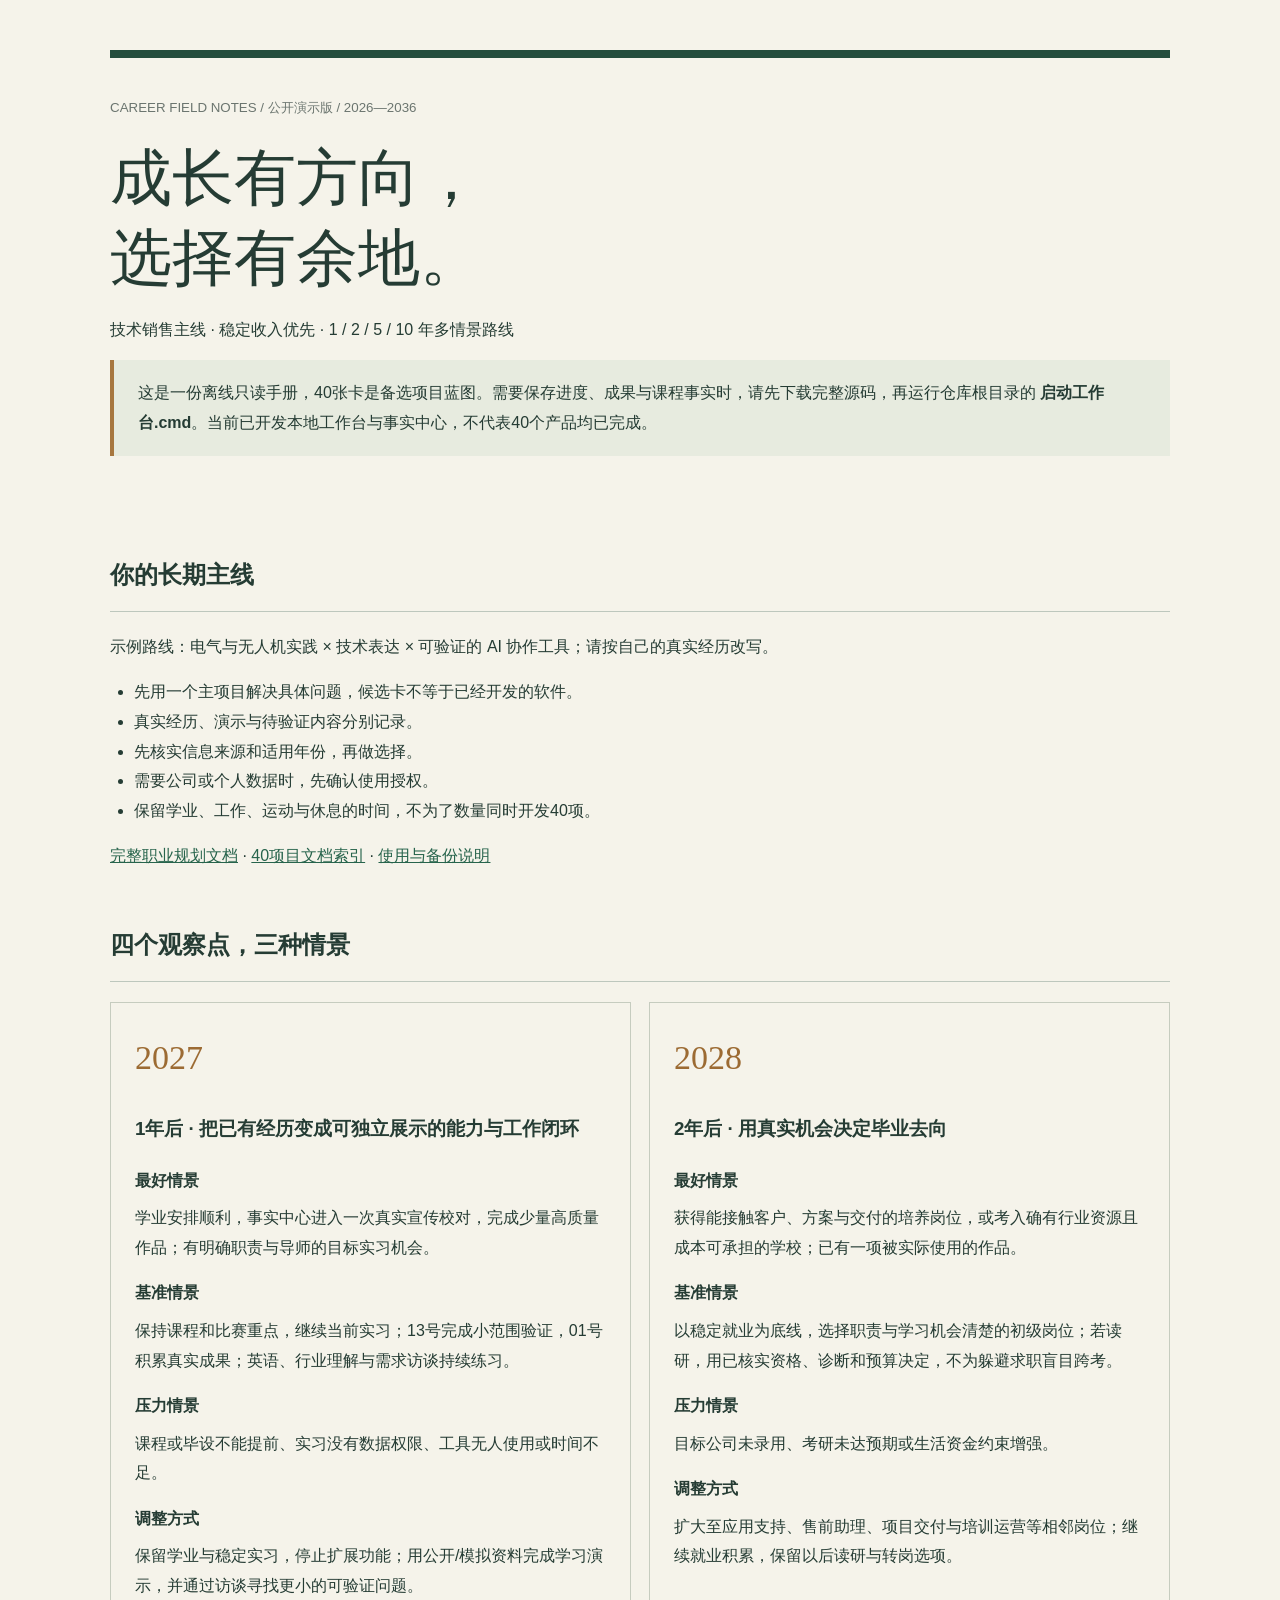
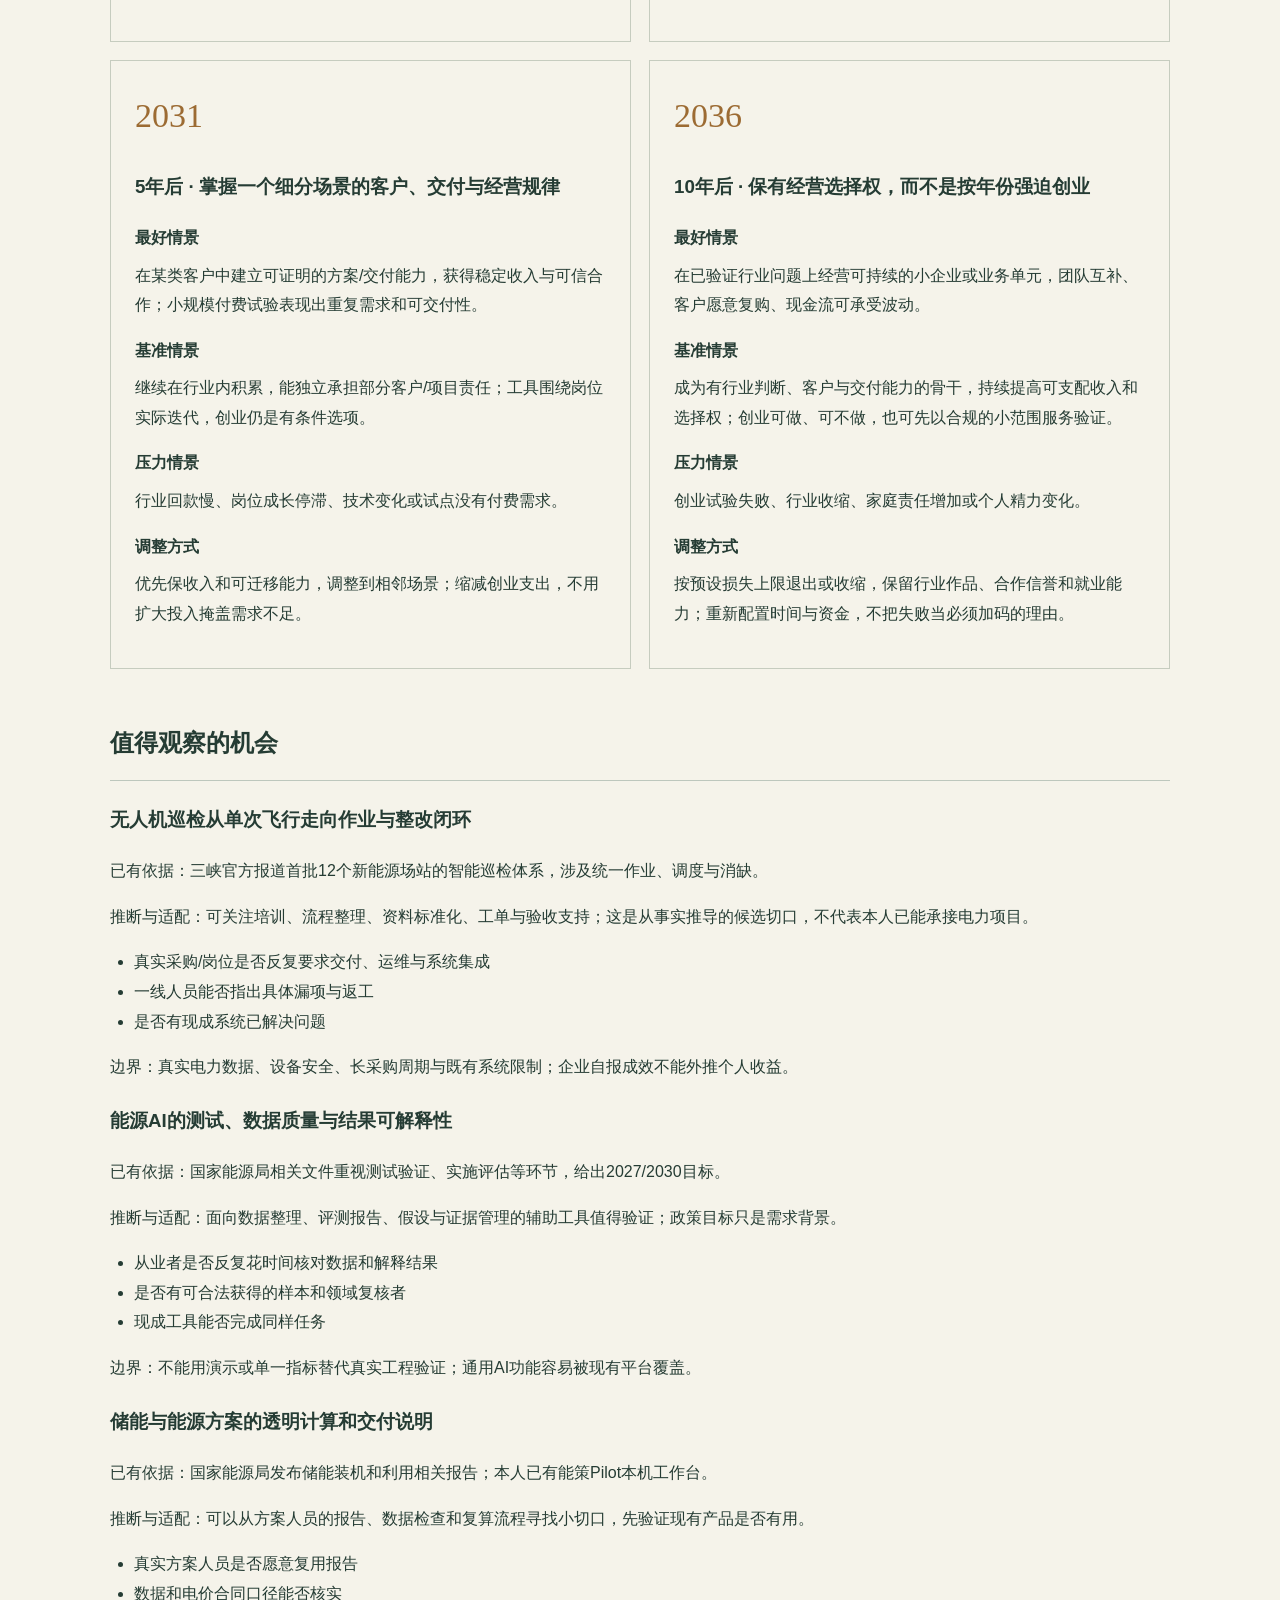
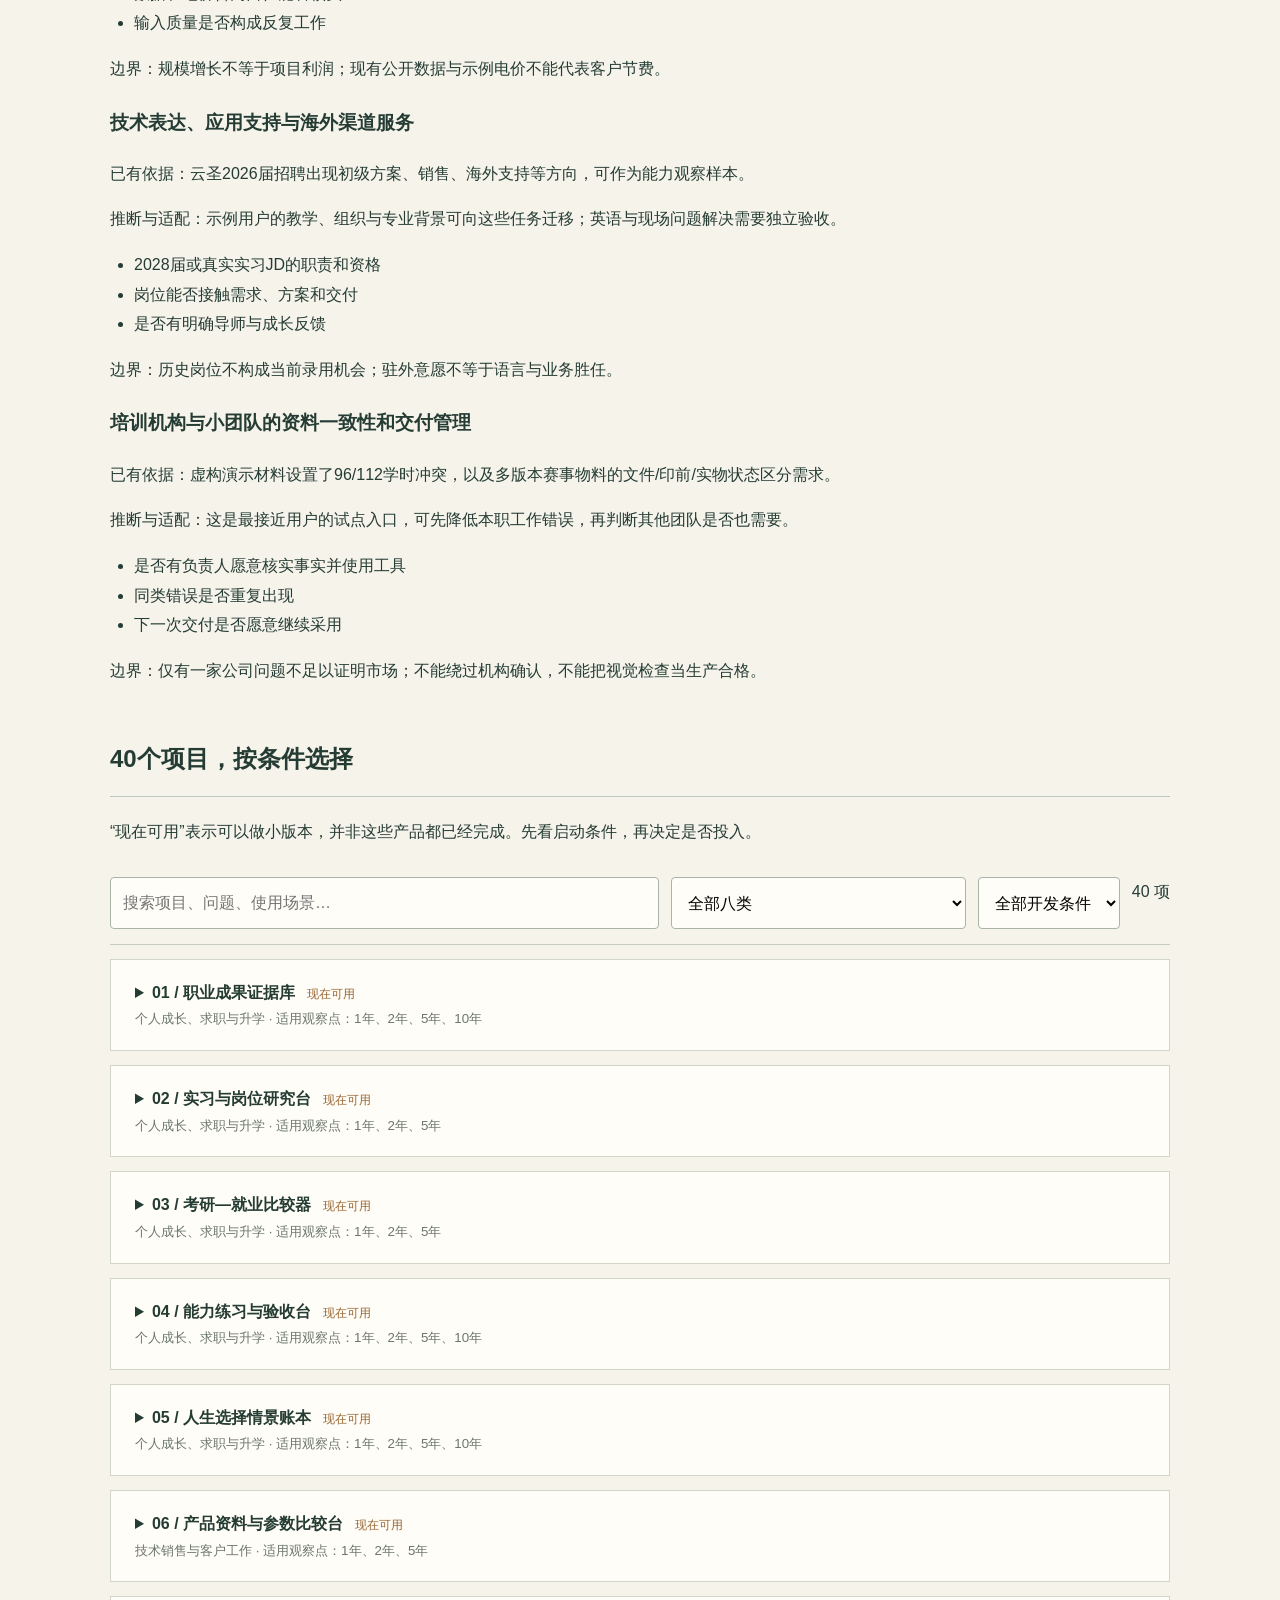
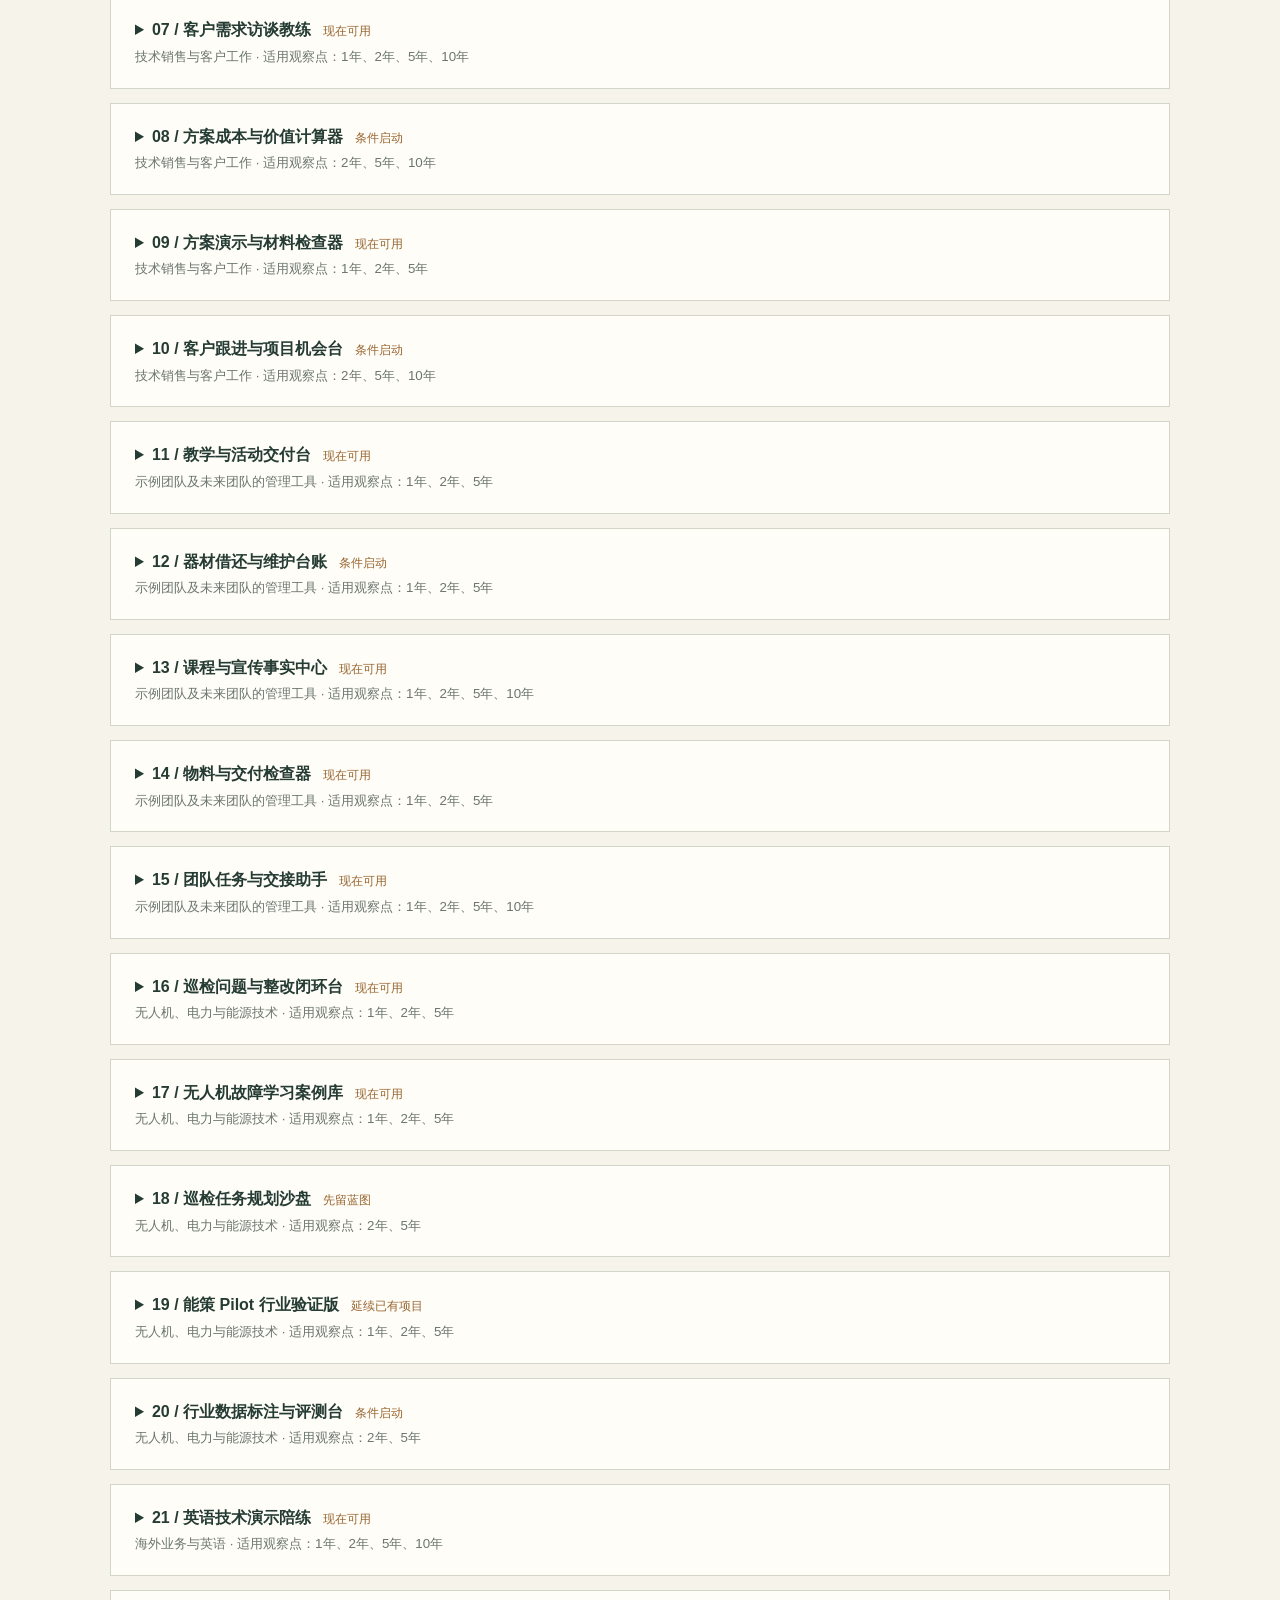
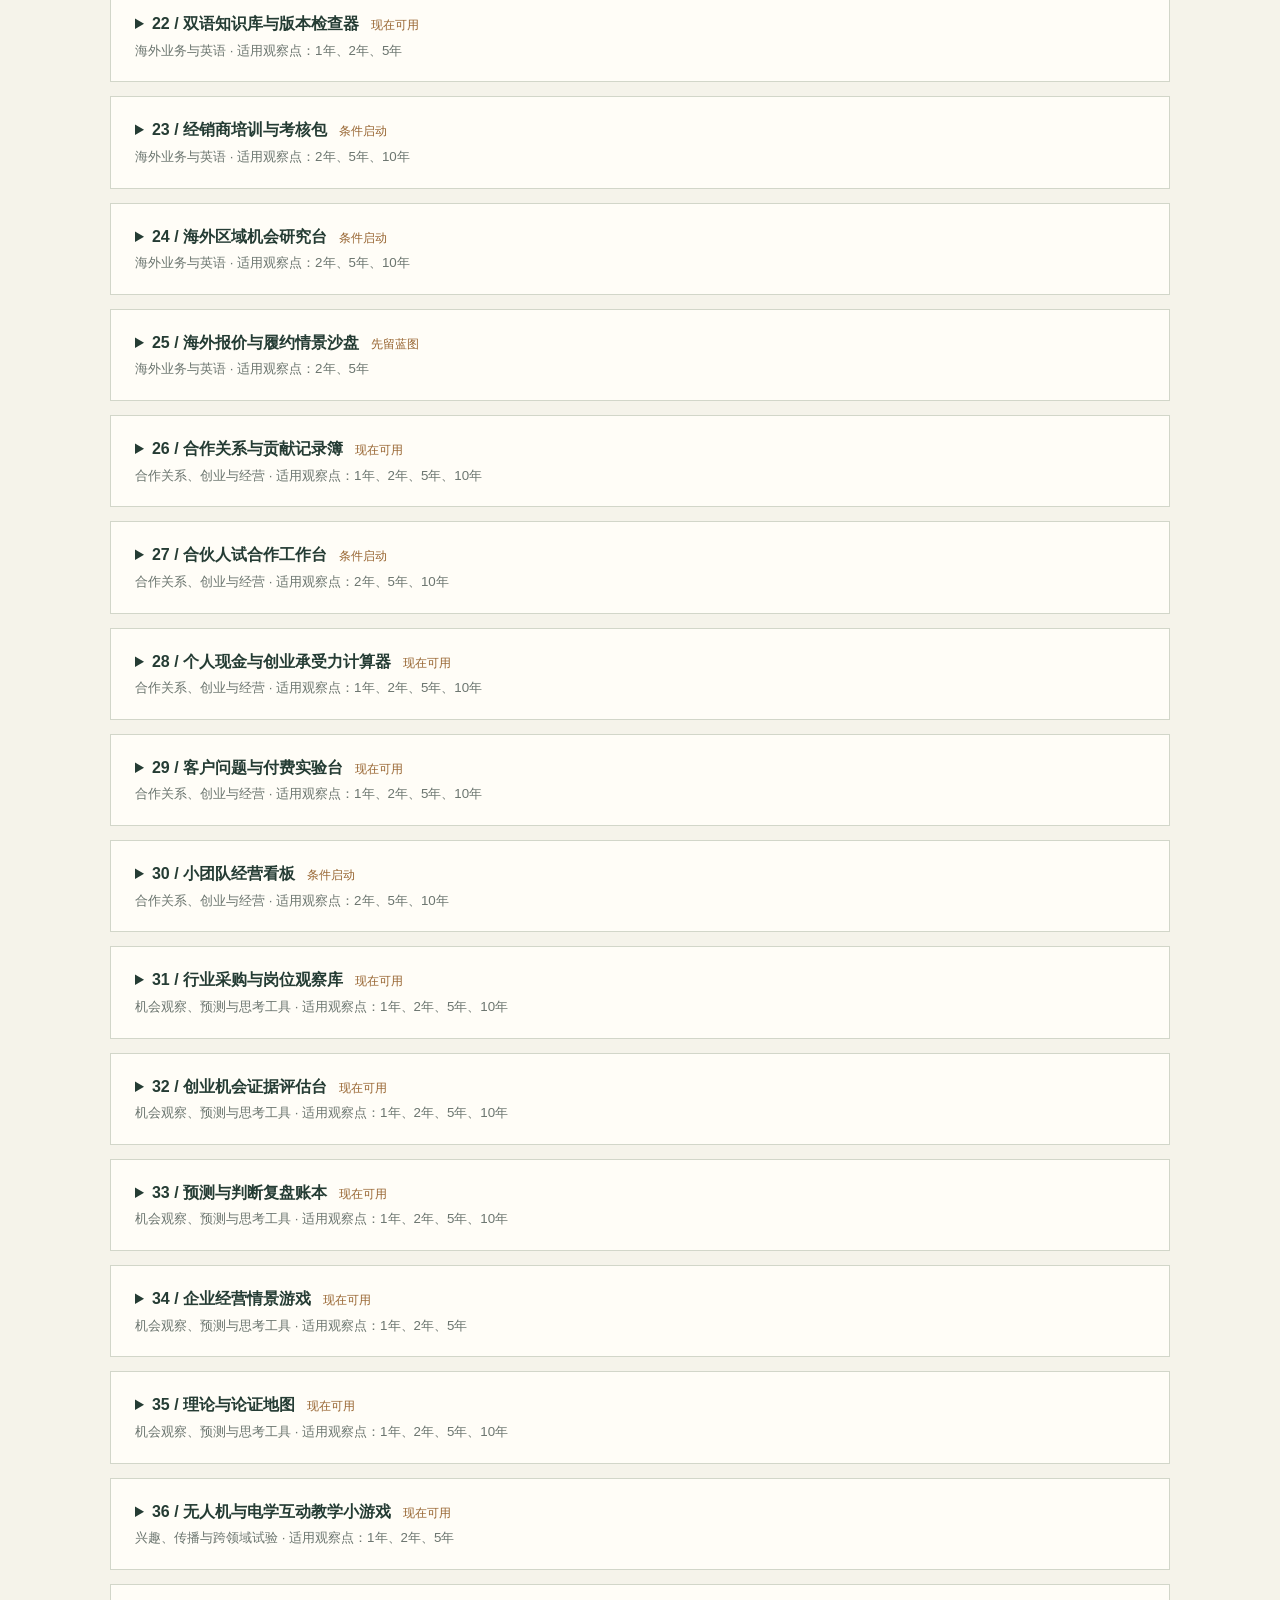
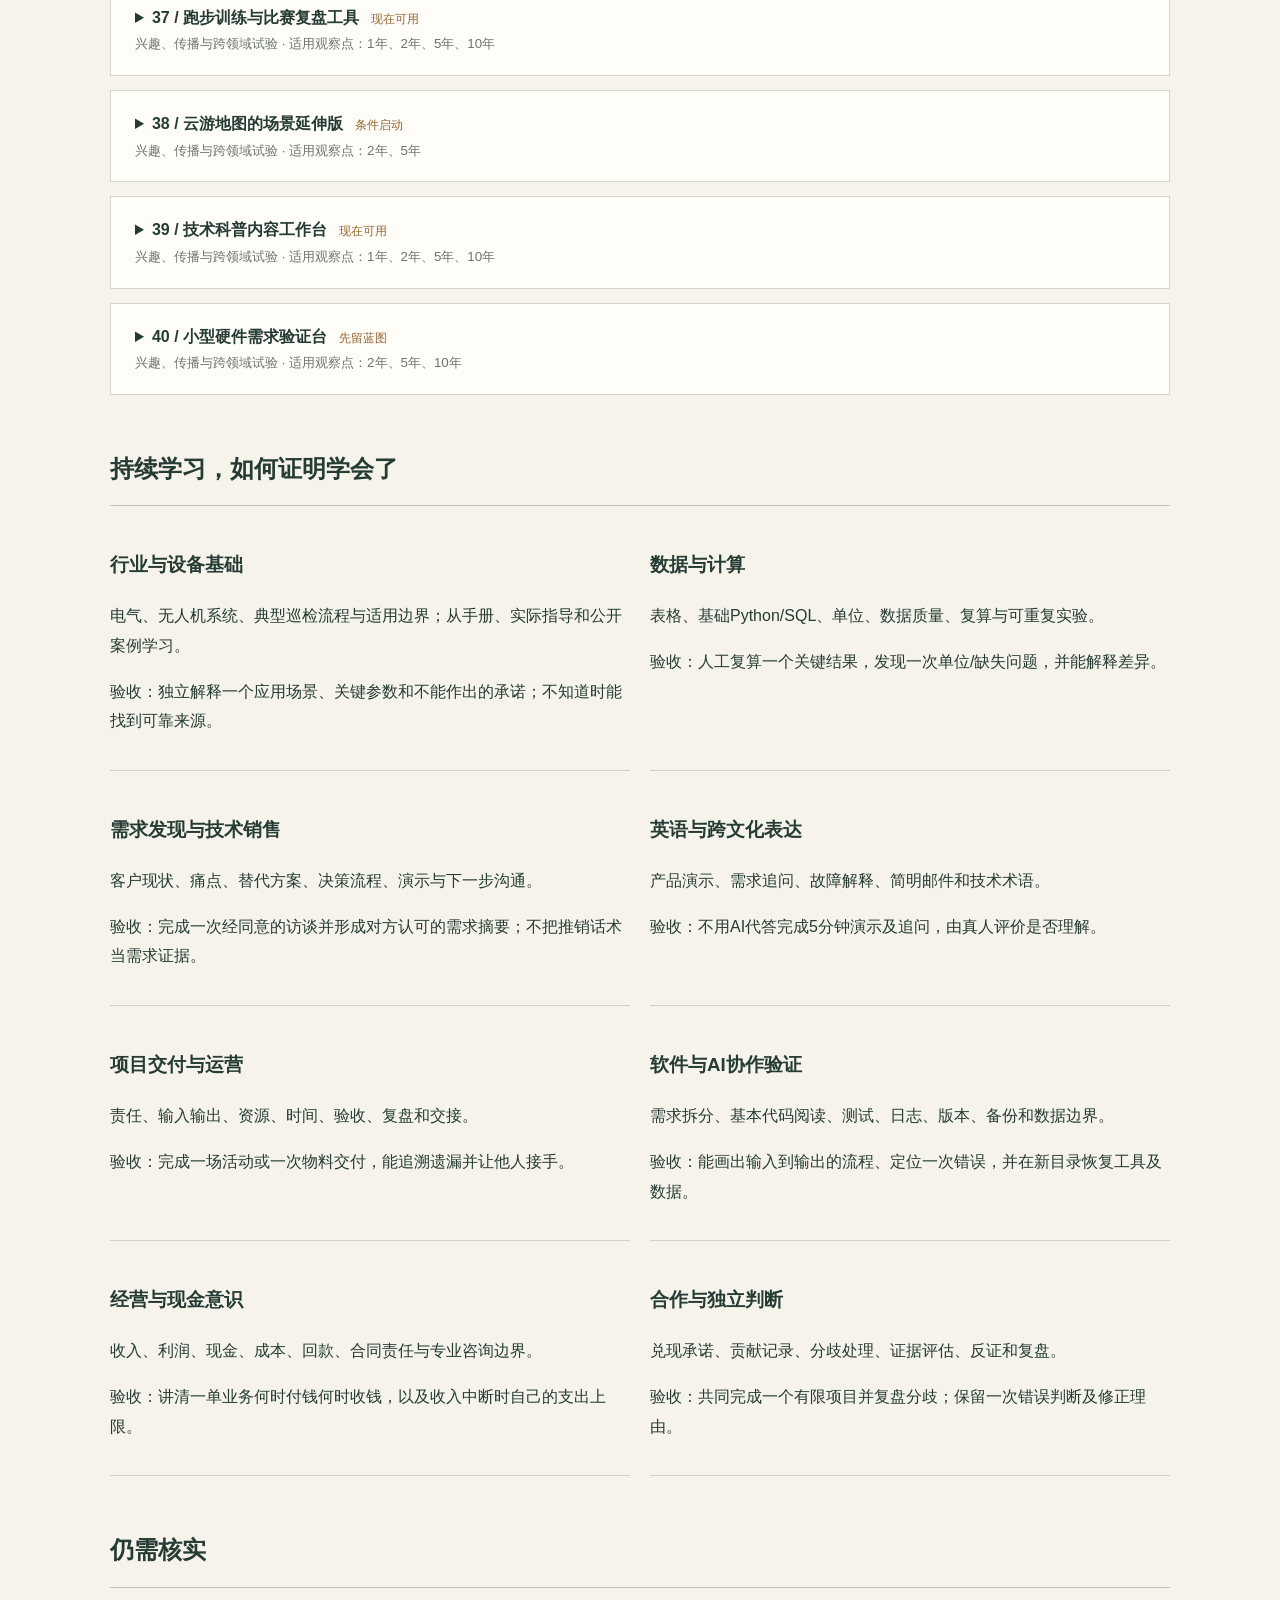
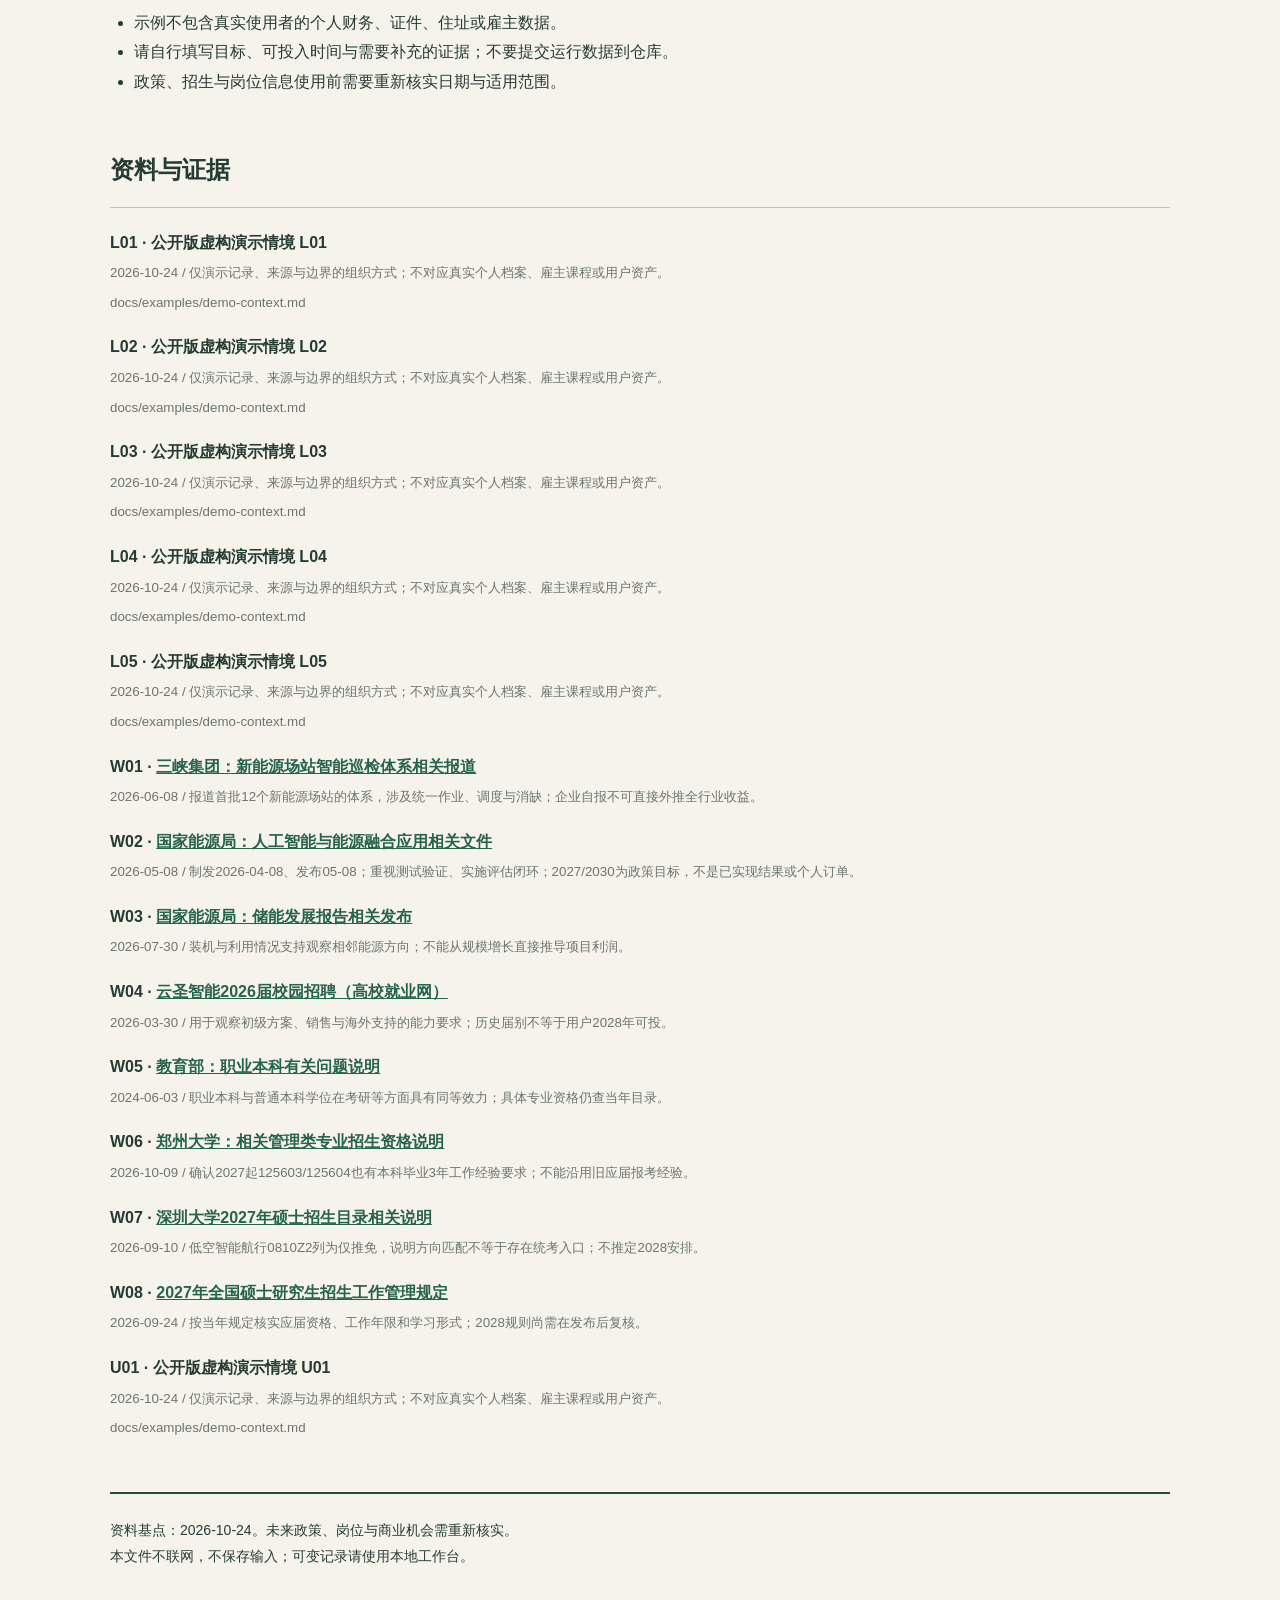
<file: 阅读总览.html>
<!doctype html><html lang="zh-CN"><head><meta charset="utf-8"><meta name="viewport" content="width=device-width,initial-scale=1"><title>示例用户 · 十年职业与项目手册</title><style>*{box-sizing:border-box}body{margin:0;background:#f5f3ea;color:#253c34;font:16px/1.85 "Microsoft YaHei",sans-serif}main{max-width:1120px;margin:auto;padding:50px 30px}header{border-top:8px solid #244d3d;padding:34px 0 45px}small,.muted{color:#6b756f}h1{font-family:"SimSun",serif;font-size:clamp(32px,5vw,62px);font-weight:500;line-height:1.3;margin:16px 0}h2{margin-top:52px;border-bottom:1px solid #bdc7bd;padding-bottom:14px}h3{margin-top:22px}a{color:#27644c}p{margin:8px 0 16px}ul{padding-left:24px}.note{padding:18px 24px;background:#e7ebdf;border-left:4px solid #a7773f}.route{display:grid;grid-template-columns:repeat(2,minmax(0,1fr));gap:18px}.route article{padding:24px;border:1px solid #c6ccbf}.year{font-family:Georgia,serif;color:#9c6b33;font-size:34px}.tools{position:sticky;top:0;background:#f5f3ea;padding:15px 0;display:flex;gap:12px;border-bottom:1px solid #c6ccbf;z-index:1}input,select{font:inherit;padding:10px 12px;min-width:0;background:#fffdf7;border:1px solid #a8b4a7;border-radius:4px}input{flex:1}.card{margin:14px 0;background:#fffdf7;border:1px solid #d2d6c9;padding:18px 24px}.card summary{cursor:pointer;display:list-item;font-weight:600}.card summary small{display:block;font-weight:400}.card[hidden]{display:none}.tag{font-size:12px;color:#976430;font-weight:500;margin-left:12px}.card .content{border-top:1px solid #deded1;margin-top:18px;padding-top:8px}.card pre{white-space:pre-wrap;overflow-wrap:anywhere;background:#edf0e7;padding:18px;font:14px/1.8 "Microsoft YaHei",sans-serif}.sources{overflow-wrap:anywhere}.skills{display:grid;grid-template-columns:repeat(2,minmax(0,1fr));gap:20px}.skills article{border-bottom:1px solid #ccd2c5;padding-bottom:18px}footer{margin-top:50px;border-top:2px solid #244d3d;padding:24px 0;font-size:14px}@media(max-width:650px){main{padding:24px 16px}.route,.skills{grid-template-columns:1fr}.tools{flex-wrap:wrap}input{width:100%;flex-basis:100%}.card{padding:16px}}@media print{.tools{position:static}.card{break-inside:avoid}header{padding:15px 0}a{color:inherit}.route{display:block}.route article{margin-bottom:15px}}</style></head><body><main><header><small>CAREER FIELD NOTES / 公开演示版 / 2026—2036</small><h1>成长有方向，<br>选择有余地。</h1><p>技术销售主线 · 稳定收入优先 · 1 / 2 / 5 / 10 年多情景路线</p><div class="note">这是一份离线只读手册，40张卡是备选项目蓝图。需要保存进度、成果与课程事实时，请先下载完整源码，再运行仓库根目录的 <strong>启动工作台.cmd</strong>。当前已开发本地工作台与事实中心，不代表40个产品均已完成。</div></header><h2>你的长期主线</h2><p>示例路线：电气与无人机实践 × 技术表达 × 可验证的 AI 协作工具；请按自己的真实经历改写。</p><ul><li>先用一个主项目解决具体问题，候选卡不等于已经开发的软件。</li><li>真实经历、演示与待验证内容分别记录。</li><li>先核实信息来源和适用年份，再做选择。</li><li>需要公司或个人数据时，先确认使用授权。</li><li>保留学业、工作、运动与休息的时间，不为了数量同时开发40项。</li></ul><p><a href="docs/十年职业路线.md">完整职业规划文档</a> · <a href="docs/项目总索引.md">40项目文档索引</a> · <a href="README.md">使用与备份说明</a></p><h2>四个观察点，三种情景</h2><div class="route"><article><span class="year">2027</span><h3>1年后 · 把已有经历变成可独立展示的能力与工作闭环</h3><strong>最好情景</strong><p>学业安排顺利，事实中心进入一次真实宣传校对，完成少量高质量作品；有明确职责与导师的目标实习机会。</p><strong>基准情景</strong><p>保持课程和比赛重点，继续当前实习；13号完成小范围验证，01号积累真实成果；英语、行业理解与需求访谈持续练习。</p><strong>压力情景</strong><p>课程或毕设不能提前、实习没有数据权限、工具无人使用或时间不足。</p><strong>调整方式</strong><p>保留学业与稳定实习，停止扩展功能；用公开/模拟资料完成学习演示，并通过访谈寻找更小的可验证问题。</p></article><article><span class="year">2028</span><h3>2年后 · 用真实机会决定毕业去向</h3><strong>最好情景</strong><p>获得能接触客户、方案与交付的培养岗位，或考入确有行业资源且成本可承担的学校；已有一项被实际使用的作品。</p><strong>基准情景</strong><p>以稳定就业为底线，选择职责与学习机会清楚的初级岗位；若读研，用已核实资格、诊断和预算决定，不为躲避求职盲目跨考。</p><strong>压力情景</strong><p>目标公司未录用、考研未达预期或生活资金约束增强。</p><strong>调整方式</strong><p>扩大至应用支持、售前助理、项目交付与培训运营等相邻岗位；继续就业积累，保留以后读研与转岗选项。</p></article><article><span class="year">2031</span><h3>5年后 · 掌握一个细分场景的客户、交付与经营规律</h3><strong>最好情景</strong><p>在某类客户中建立可证明的方案/交付能力，获得稳定收入与可信合作；小规模付费试验表现出重复需求和可交付性。</p><strong>基准情景</strong><p>继续在行业内积累，能独立承担部分客户/项目责任；工具围绕岗位实际迭代，创业仍是有条件选项。</p><strong>压力情景</strong><p>行业回款慢、岗位成长停滞、技术变化或试点没有付费需求。</p><strong>调整方式</strong><p>优先保收入和可迁移能力，调整到相邻场景；缩减创业支出，不用扩大投入掩盖需求不足。</p></article><article><span class="year">2036</span><h3>10年后 · 保有经营选择权，而不是按年份强迫创业</h3><strong>最好情景</strong><p>在已验证行业问题上经营可持续的小企业或业务单元，团队互补、客户愿意复购、现金流可承受波动。</p><strong>基准情景</strong><p>成为有行业判断、客户与交付能力的骨干，持续提高可支配收入和选择权；创业可做、可不做，也可先以合规的小范围服务验证。</p><strong>压力情景</strong><p>创业试验失败、行业收缩、家庭责任增加或个人精力变化。</p><strong>调整方式</strong><p>按预设损失上限退出或收缩，保留行业作品、合作信誉和就业能力；重新配置时间与资金，不把失败当必须加码的理由。</p></article></div><h2>值得观察的机会</h2><h3>无人机巡检从单次飞行走向作业与整改闭环</h3><p>已有依据：三峡官方报道首批12个新能源场站的智能巡检体系，涉及统一作业、调度与消缺。</p><p>推断与适配：可关注培训、流程整理、资料标准化、工单与验收支持；这是从事实推导的候选切口，不代表本人已能承接电力项目。</p><ul><li>真实采购/岗位是否反复要求交付、运维与系统集成</li><li>一线人员能否指出具体漏项与返工</li><li>是否有现成系统已解决问题</li></ul><p>边界：真实电力数据、设备安全、长采购周期与既有系统限制；企业自报成效不能外推个人收益。</p><h3>能源AI的测试、数据质量与结果可解释性</h3><p>已有依据：国家能源局相关文件重视测试验证、实施评估等环节，给出2027/2030目标。</p><p>推断与适配：面向数据整理、评测报告、假设与证据管理的辅助工具值得验证；政策目标只是需求背景。</p><ul><li>从业者是否反复花时间核对数据和解释结果</li><li>是否有可合法获得的样本和领域复核者</li><li>现成工具能否完成同样任务</li></ul><p>边界：不能用演示或单一指标替代真实工程验证；通用AI功能容易被现有平台覆盖。</p><h3>储能与能源方案的透明计算和交付说明</h3><p>已有依据：国家能源局发布储能装机和利用相关报告；本人已有能策Pilot本机工作台。</p><p>推断与适配：可以从方案人员的报告、数据检查和复算流程寻找小切口，先验证现有产品是否有用。</p><ul><li>真实方案人员是否愿意复用报告</li><li>数据和电价合同口径能否核实</li><li>输入质量是否构成反复工作</li></ul><p>边界：规模增长不等于项目利润；现有公开数据与示例电价不能代表客户节费。</p><h3>技术表达、应用支持与海外渠道服务</h3><p>已有依据：云圣2026届招聘出现初级方案、销售、海外支持等方向，可作为能力观察样本。</p><p>推断与适配：示例用户的教学、组织与专业背景可向这些任务迁移；英语与现场问题解决需要独立验收。</p><ul><li>2028届或真实实习JD的职责和资格</li><li>岗位能否接触需求、方案和交付</li><li>是否有明确导师与成长反馈</li></ul><p>边界：历史岗位不构成当前录用机会；驻外意愿不等于语言与业务胜任。</p><h3>培训机构与小团队的资料一致性和交付管理</h3><p>已有依据：虚构演示材料设置了96/112学时冲突，以及多版本赛事物料的文件/印前/实物状态区分需求。</p><p>推断与适配：这是最接近用户的试点入口，可先降低本职工作错误，再判断其他团队是否也需要。</p><ul><li>是否有负责人愿意核实事实并使用工具</li><li>同类错误是否重复出现</li><li>下一次交付是否愿意继续采用</li></ul><p>边界：仅有一家公司问题不足以证明市场；不能绕过机构确认，不能把视觉检查当生产合格。</p><h2>40个项目，按条件选择</h2><p>“现在可用”表示可以做小版本，并非这些产品都已经完成。先看启动条件，再决定是否投入。</p><div class="tools"><input id="search" aria-label="搜索项目" placeholder="搜索项目、问题、使用场景…"><select id="category" aria-label="项目类别"><option value="">全部八类</option><option value="A">A · 个人成长、求职与升学</option><option value="B">B · 技术销售与客户工作</option><option value="C">C · 示例团队及未来团队的管理工具</option><option value="D">D · 无人机、电力与能源技术</option><option value="E">E · 海外业务与英语</option><option value="F">F · 合作关系、创业与经营</option><option value="G">G · 机会观察、预测与思考工具</option><option value="H">H · 兴趣、传播与跨领域试验</option></select><select id="stage" aria-label="开发条件"><option value="">全部开发条件</option><option value="now">现在可用</option><option value="conditional">条件启动</option><option value="blueprint">先留蓝图</option><option value="extend">延续已有项目</option></select><span id="count" aria-live="polite">40 项</span></div><details class="card" data-category="A" data-stage="now"><summary>01 / 职业成果证据库<span class="tag">现在可用</span><small>个人成长、求职与升学 · 适用观察点：1年、2年、5年、10年</small></summary><div class="content"><h3>目标用户</h3><p>示例用户本人；面试、复盘时由本人选择展示给他人</p><h3>具体问题</h3><p>项目和证据分散，容易把AI代写、团队成果或演示误写成个人独立能力和客户业绩。</p><h3>现有替代方案</h3><p>现有事实索引Markdown、文件夹和简历；能完成查找时不必迁移全部资料。</p><h3>与你的关系</h3><p>示例情境设定了学业、实习、社团与技术项目材料，最适合从已有证据开始积累。</p><h3>启动条件</h3><p>准备一次真实投递或每周工作复盘；与13号事实中心配合，不另开多条开发线。</p><h3>首版范围</h3><p>10条左右真实种子证据、增删改查、标签、来源复制和本地导出；不做自动简历投递。</p><h3>输入</h3><ul><li>本人贡献与日期</li><li>原件或本地来源路径</li><li>演示、本人陈述、已记录、待补证据的状态</li></ul><h3>输出</h3><ul><li>可检索成果记录</li><li>按岗位筛选的案例清单</li><li>可导出的Markdown/CSV事实摘要</li></ul><h3>首版不做</h3><ul><li>不自动虚构数据或扩大个人贡献</li><li>不公开证件、联系方式和公司资料</li></ul><h3>验收</h3><ul><li>能在1分钟内找到指定成果及其来源</li><li>同一成果的本人贡献和边界始终同时显示</li><li>导出再导入后记录数量和文本一致</li></ul><h3>继续条件</h3><p>连续用于真实复盘或投递，且能减少查证和改写错误。</p><h3>停止条件</h3><p>只追求美化、重复录入明显多于复用收益时，保留简洁索引。</p><h3>可复制的 Codex 启动提示词</h3><pre>请与我完成“01 职业成果证据库”的最小可验证版本。这是一张候选蓝图，不代表已有软件或业务成果。先检查我提供的项目目录与现有工具，复用能满足目标的部分；不要从文件存在推断功能已验证。

演示背景（请先换成自己的真实情况）：电气与无人机相关学习者，采用2028毕业与每周9—15小时作为虚构规划情境；这里不包含真实个人履历或财产信息。一次只推进一个主项目。

目标用户：示例用户本人；面试、复盘时由本人选择展示给他人
要解决的问题：项目和证据分散，容易把AI代写、团队成果或演示误写成个人独立能力和客户业绩。
现有替代方案：现有事实索引Markdown、文件夹和简历；能完成查找时不必迁移全部资料。
与我的关系：示例情境设定了学业、实习、社团与技术项目材料，最适合从已有证据开始积累。
启动条件：准备一次真实投递或每周工作复盘；与13号事实中心配合，不另开多条开发线。
第一版范围：10条左右真实种子证据、增删改查、标签、来源复制和本地导出；不做自动简历投递。

输入：
1. 本人贡献与日期
2. 原件或本地来源路径
3. 演示、本人陈述、已记录、待补证据的状态

输出：
1. 可检索成果记录
2. 按岗位筛选的案例清单
3. 可导出的Markdown/CSV事实摘要

本版不做：
1. 不自动虚构数据或扩大个人贡献
2. 不公开证件、联系方式和公司资料

验收场景：
1. 能在1分钟内找到指定成果及其来源
2. 同一成果的本人贡献和边界始终同时显示
3. 导出再导入后记录数量和文本一致

继续条件：连续用于真实复盘或投递，且能减少查证和改写错误。
停止/暂缓条件：只追求美化、重复录入明显多于复用收益时，保留简洁索引。

请先核实启动条件和现有资产。条件不足时完成可用模板、模拟示例或缺口说明，不虚构真实用户、授权、订单和效果。只有会改变范围、数据使用或验收的重要问题才集中询问。若我要求实际开发且条件已具备，就在明确项目目录中实现上述首版；默认中文、本地使用，真实业务数据与示例分开，密钥不入交付。需要在线数据时复核当时一手来源，记录日期，不把本卡截至2026-10-24的资料冒充最新事实。

实现须提供：可启动的源码与必要依赖说明、示例数据、简明使用方法、可导出的数据和恢复方法、与上述验收逐项对应的实际结果。可用现成表格/工具解决时先做轻量版本，不为了形式建立复杂服务。不擅自发送消息、部署、发布、收费或访问未授权的公司数据。交付时分清已实现、已测试、业务未验证和仍需本人完成的独立练习，不把AI生成代码等同本人已经掌握。

本卡依据（需在使用阶段复核时效）：
L01 · 公开版虚构演示情境 L01（仓库内 `docs/examples/demo-context.md`）（2026-10-24，合成示例）：仅演示记录、来源与边界的组织方式；不对应真实个人档案、雇主课程或用户资产。
L02 · 公开版虚构演示情境 L02（仓库内 `docs/examples/demo-context.md`）（2026-10-24，合成示例）：仅演示记录、来源与边界的组织方式；不对应真实个人档案、雇主课程或用户资产。
</pre></div></details><details class="card" data-category="A" data-stage="now"><summary>02 / 实习与岗位研究台<span class="tag">现在可用</span><small>个人成长、求职与升学 · 适用观察点：1年、2年、5年</small></summary><div class="content"><h3>目标用户</h3><p>在校求职的本人，后续可用于岗位转换</p><h3>具体问题</h3><p>目标公司名称与实际初级岗位、届别、职责和可投资格混在一起。</p><h3>现有替代方案</h3><p>官方招聘收藏夹＋表格；优先手工录入少量目标岗位。</p><h3>与你的关系</h3><p>现有电力无人机主方向与海外拓展方向明确，但尚无2028届正式岗位证据。</p><h3>启动条件</h3><p>开始筛选大四实习；取得官方JD或企业明确答复后再比较。</p><h3>首版范围</h3><p>先录入8—12个岗位样本，按电力方案、应用支持、海外支持分类；历史样本明确标记。</p><h3>输入</h3><ul><li>官方JD链接及抓取日期</li><li>届别、地点、职责与要求</li><li>个人匹配证据和待补能力</li></ul><h3>输出</h3><ul><li>目标岗位对照表</li><li>资格待核事项</li><li>针对岗位的练习与作品清单</li></ul><h3>首版不做</h3><ul><li>不把历史校招当当前可投岗位</li><li>不批量自动申请或联系招聘者</li></ul><h3>验收</h3><ul><li>每个岗位均显示发布日期和适用届别</li><li>硬性不满足与可学习项分开</li><li>能从一个JD追溯至至少两项本人证据或缺口</li></ul><h3>继续条件</h3><p>岗位表持续促成针对性的练习、咨询或投递。</p><h3>停止条件</h3><p>数据来源长期失效或只积累公司名单而没有下一步行动。</p><h3>可复制的 Codex 启动提示词</h3><pre>请与我完成“02 实习与岗位研究台”的最小可验证版本。这是一张候选蓝图，不代表已有软件或业务成果。先检查我提供的项目目录与现有工具，复用能满足目标的部分；不要从文件存在推断功能已验证。

演示背景（请先换成自己的真实情况）：电气与无人机相关学习者，采用2028毕业与每周9—15小时作为虚构规划情境；这里不包含真实个人履历或财产信息。一次只推进一个主项目。

目标用户：在校求职的本人，后续可用于岗位转换
要解决的问题：目标公司名称与实际初级岗位、届别、职责和可投资格混在一起。
现有替代方案：官方招聘收藏夹＋表格；优先手工录入少量目标岗位。
与我的关系：现有电力无人机主方向与海外拓展方向明确，但尚无2028届正式岗位证据。
启动条件：开始筛选大四实习；取得官方JD或企业明确答复后再比较。
第一版范围：先录入8—12个岗位样本，按电力方案、应用支持、海外支持分类；历史样本明确标记。

输入：
1. 官方JD链接及抓取日期
2. 届别、地点、职责与要求
3. 个人匹配证据和待补能力

输出：
1. 目标岗位对照表
2. 资格待核事项
3. 针对岗位的练习与作品清单

本版不做：
1. 不把历史校招当当前可投岗位
2. 不批量自动申请或联系招聘者

验收场景：
1. 每个岗位均显示发布日期和适用届别
2. 硬性不满足与可学习项分开
3. 能从一个JD追溯至至少两项本人证据或缺口

继续条件：岗位表持续促成针对性的练习、咨询或投递。
停止/暂缓条件：数据来源长期失效或只积累公司名单而没有下一步行动。

请先核实启动条件和现有资产。条件不足时完成可用模板、模拟示例或缺口说明，不虚构真实用户、授权、订单和效果。只有会改变范围、数据使用或验收的重要问题才集中询问。若我要求实际开发且条件已具备，就在明确项目目录中实现上述首版；默认中文、本地使用，真实业务数据与示例分开，密钥不入交付。需要在线数据时复核当时一手来源，记录日期，不把本卡截至2026-10-24的资料冒充最新事实。

实现须提供：可启动的源码与必要依赖说明、示例数据、简明使用方法、可导出的数据和恢复方法、与上述验收逐项对应的实际结果。可用现成表格/工具解决时先做轻量版本，不为了形式建立复杂服务。不擅自发送消息、部署、发布、收费或访问未授权的公司数据。交付时分清已实现、已测试、业务未验证和仍需本人完成的独立练习，不把AI生成代码等同本人已经掌握。

本卡依据（需在使用阶段复核时效）：
L01 · 公开版虚构演示情境 L01（仓库内 `docs/examples/demo-context.md`）（2026-10-24，合成示例）：仅演示记录、来源与边界的组织方式；不对应真实个人档案、雇主课程或用户资产。
W04 · [云圣智能2026届校园招聘（高校就业网）](https://career.hebut.edu.cn/xuanjianghuis/content/id/2164.html)（2026-03-30，官方高校招聘发布）：用于观察初级方案、销售与海外支持的能力要求；历史届别不等于用户2028年可投。
</pre></div></details><details class="card" data-category="A" data-stage="now"><summary>03 / 考研—就业比较器<span class="tag">现在可用</span><small>个人成长、求职与升学 · 适用观察点：1年、2年、5年</small></summary><div class="content"><h3>目标用户</h3><p>需要比较就业与读研的本人</p><h3>具体问题</h3><p>仅按学校名气或所谓冷门专业选学校，忽略报考资格、统考名额、考试适配与机会成本。</p><h3>现有替代方案</h3><p>官方招生目录＋电子表格＋真实模考；先有事实，再做评分。</p><h3>与你的关系</h3><p>职业本科资格可以查证，但当前数学诊断、预算及2028招生目录尚缺。</p><h3>启动条件</h3><p>完成基础摸底、明确读研可承担成本，并至少收集3个官方可核验培养方向。</p><h3>首版范围</h3><p>手动维护3—6个方向，与一项真实就业机会对照；不固定未经验证的院校推荐。</p><h3>输入</h3><ul><li>目录、简章、统考/推免与工作年限要求</li><li>本人诊断成绩、预算和偏好</li><li>真实实习/就业机会的职责和培养证据</li></ul><h3>输出</h3><ul><li>资格筛选与来源清单</li><li>读研/就业的情景对照</li><li>下一项应补证据的任务</li></ul><h3>首版不做</h3><ul><li>不输出录取概率或最好考排名</li><li>不把2027规则自动套用2028</li><li>不以最低复试线替代实际报考难度</li></ul><h3>验收</h3><ul><li>仅推免项目不会进入统考候选</li><li>要求工作年限的方向会明确拦截应届假设</li><li>调低预算或改变诊断成绩时能看出决策为何变化</li></ul><h3>继续条件</h3><p>比较结果能指导复习投入，且学校行业资源确有可验证接触路径。</p><h3>停止条件</h3><p>报考资格不符、成本无法承担，或只用名气分数压过关键事实。</p><h3>可复制的 Codex 启动提示词</h3><pre>请与我完成“03 考研—就业比较器”的最小可验证版本。这是一张候选蓝图，不代表已有软件或业务成果。先检查我提供的项目目录与现有工具，复用能满足目标的部分；不要从文件存在推断功能已验证。

演示背景（请先换成自己的真实情况）：电气与无人机相关学习者，采用2028毕业与每周9—15小时作为虚构规划情境；这里不包含真实个人履历或财产信息。一次只推进一个主项目。

目标用户：需要比较就业与读研的本人
要解决的问题：仅按学校名气或所谓冷门专业选学校，忽略报考资格、统考名额、考试适配与机会成本。
现有替代方案：官方招生目录＋电子表格＋真实模考；先有事实，再做评分。
与我的关系：职业本科资格可以查证，但当前数学诊断、预算及2028招生目录尚缺。
启动条件：完成基础摸底、明确读研可承担成本，并至少收集3个官方可核验培养方向。
第一版范围：手动维护3—6个方向，与一项真实就业机会对照；不固定未经验证的院校推荐。

输入：
1. 目录、简章、统考/推免与工作年限要求
2. 本人诊断成绩、预算和偏好
3. 真实实习/就业机会的职责和培养证据

输出：
1. 资格筛选与来源清单
2. 读研/就业的情景对照
3. 下一项应补证据的任务

本版不做：
1. 不输出录取概率或最好考排名
2. 不把2027规则自动套用2028
3. 不以最低复试线替代实际报考难度

验收场景：
1. 仅推免项目不会进入统考候选
2. 要求工作年限的方向会明确拦截应届假设
3. 调低预算或改变诊断成绩时能看出决策为何变化

继续条件：比较结果能指导复习投入，且学校行业资源确有可验证接触路径。
停止/暂缓条件：报考资格不符、成本无法承担，或只用名气分数压过关键事实。

请先核实启动条件和现有资产。条件不足时完成可用模板、模拟示例或缺口说明，不虚构真实用户、授权、订单和效果。只有会改变范围、数据使用或验收的重要问题才集中询问。若我要求实际开发且条件已具备，就在明确项目目录中实现上述首版；默认中文、本地使用，真实业务数据与示例分开，密钥不入交付。需要在线数据时复核当时一手来源，记录日期，不把本卡截至2026-10-24的资料冒充最新事实。

实现须提供：可启动的源码与必要依赖说明、示例数据、简明使用方法、可导出的数据和恢复方法、与上述验收逐项对应的实际结果。可用现成表格/工具解决时先做轻量版本，不为了形式建立复杂服务。不擅自发送消息、部署、发布、收费或访问未授权的公司数据。交付时分清已实现、已测试、业务未验证和仍需本人完成的独立练习，不把AI生成代码等同本人已经掌握。

本卡依据（需在使用阶段复核时效）：
L01 · 公开版虚构演示情境 L01（仓库内 `docs/examples/demo-context.md`）（2026-10-24，合成示例）：仅演示记录、来源与边界的组织方式；不对应真实个人档案、雇主课程或用户资产。
W05 · [教育部：职业本科有关问题说明](https://www.moe.gov.cn/jyb_xwfb/xw_zt/moe_357/2024/2024_zt12/wd/gkwd_zlhz/202406/t20240603_1133730.html)（2024-06-03，教育部说明）：职业本科与普通本科学位在考研等方面具有同等效力；具体专业资格仍查当年目录。
W06 · [郑州大学：相关管理类专业招生资格说明](https://www7.zzu.edu.cn/glxy/info/1042/5179.htm)（2026-10-09，高校官方招生说明）：确认2027起125603/125604也有本科毕业3年工作经验要求；不能沿用旧应届报考经验。
W07 · [深圳大学2027年硕士招生目录相关说明](https://yz.szu.edu.cn/info/1006/15196.htm)（2026-09-10，高校官方招生目录）：低空智能航行0810Z2列为仅推免，说明方向匹配不等于存在统考入口；不推定2028安排。
W08 · [2027年全国硕士研究生招生工作管理规定](https://yz.chsi.com.cn/kyzx/jybzc/202609/20260924/2293971511.html)（2026-09-24，官方招生规则）：按当年规定核实应届资格、工作年限和学习形式；2028规则尚需在发布后复核。
</pre></div></details><details class="card" data-category="A" data-stage="now"><summary>04 / 能力练习与验收台<span class="tag">现在可用</span><small>个人成长、求职与升学 · 适用观察点：1年、2年、5年、10年</small></summary><div class="content"><h3>目标用户</h3><p>需要把AI协作转为自身能力的本人</p><h3>具体问题</h3><p>项目能运行却说不清原理；学习记录多而独立能力缺少验收。</p><h3>现有替代方案</h3><p>练习清单、录屏和导师反馈；软件只负责记录与复测。</p><h3>与你的关系</h3><p>有规划、提示词和AI协作经验，可以通过独立复算、演示、调错建立可信能力。</p><h3>启动条件</h3><p>每次新增产品功能或学完一项知识后，安排一次不用AI代答的验收。</p><h3>首版范围</h3><p>先建技术讲解、表格分析、英语演示各一项练习；每项保留原始证据。</p><h3>输入</h3><ul><li>一个具体能力目标</li><li>练习题/场景和评分标准</li><li>独立完成证据与外部反馈</li></ul><h3>输出</h3><ul><li>能力练习卡</li><li>掌握/需辅助/待学习的状态</li><li>间隔复测与错误集</li></ul><h3>首版不做</h3><ul><li>不把软件自动评分等同真实水平</li><li>不按阅读时长自动认证能力</li></ul><h3>验收</h3><ul><li>每项能力都有可观察动作而非笼统熟练标签</li><li>保存失败记录和后续修正</li><li>能独立解释一项计算与一次故障定位</li></ul><h3>继续条件</h3><p>复测表现和现场表达逐步改善。</p><h3>停止条件</h3><p>记录变成打卡负担，或为了高分不断降低标准。</p><h3>可复制的 Codex 启动提示词</h3><pre>请与我完成“04 能力练习与验收台”的最小可验证版本。这是一张候选蓝图，不代表已有软件或业务成果。先检查我提供的项目目录与现有工具，复用能满足目标的部分；不要从文件存在推断功能已验证。

演示背景（请先换成自己的真实情况）：电气与无人机相关学习者，采用2028毕业与每周9—15小时作为虚构规划情境；这里不包含真实个人履历或财产信息。一次只推进一个主项目。

目标用户：需要把AI协作转为自身能力的本人
要解决的问题：项目能运行却说不清原理；学习记录多而独立能力缺少验收。
现有替代方案：练习清单、录屏和导师反馈；软件只负责记录与复测。
与我的关系：有规划、提示词和AI协作经验，可以通过独立复算、演示、调错建立可信能力。
启动条件：每次新增产品功能或学完一项知识后，安排一次不用AI代答的验收。
第一版范围：先建技术讲解、表格分析、英语演示各一项练习；每项保留原始证据。

输入：
1. 一个具体能力目标
2. 练习题/场景和评分标准
3. 独立完成证据与外部反馈

输出：
1. 能力练习卡
2. 掌握/需辅助/待学习的状态
3. 间隔复测与错误集

本版不做：
1. 不把软件自动评分等同真实水平
2. 不按阅读时长自动认证能力

验收场景：
1. 每项能力都有可观察动作而非笼统熟练标签
2. 保存失败记录和后续修正
3. 能独立解释一项计算与一次故障定位

继续条件：复测表现和现场表达逐步改善。
停止/暂缓条件：记录变成打卡负担，或为了高分不断降低标准。

请先核实启动条件和现有资产。条件不足时完成可用模板、模拟示例或缺口说明，不虚构真实用户、授权、订单和效果。只有会改变范围、数据使用或验收的重要问题才集中询问。若我要求实际开发且条件已具备，就在明确项目目录中实现上述首版；默认中文、本地使用，真实业务数据与示例分开，密钥不入交付。需要在线数据时复核当时一手来源，记录日期，不把本卡截至2026-10-24的资料冒充最新事实。

实现须提供：可启动的源码与必要依赖说明、示例数据、简明使用方法、可导出的数据和恢复方法、与上述验收逐项对应的实际结果。可用现成表格/工具解决时先做轻量版本，不为了形式建立复杂服务。不擅自发送消息、部署、发布、收费或访问未授权的公司数据。交付时分清已实现、已测试、业务未验证和仍需本人完成的独立练习，不把AI生成代码等同本人已经掌握。

本卡依据（需在使用阶段复核时效）：
L01 · 公开版虚构演示情境 L01（仓库内 `docs/examples/demo-context.md`）（2026-10-24，合成示例）：仅演示记录、来源与边界的组织方式；不对应真实个人档案、雇主课程或用户资产。
L03 · 公开版虚构演示情境 L03（仓库内 `docs/examples/demo-context.md`）（2026-10-24，合成示例）：仅演示记录、来源与边界的组织方式；不对应真实个人档案、雇主课程或用户资产。
</pre></div></details><details class="card" data-category="A" data-stage="now"><summary>05 / 人生选择情景账本<span class="tag">现在可用</span><small>个人成长、求职与升学 · 适用观察点：1年、2年、5年、10年</small></summary><div class="content"><h3>目标用户</h3><p>本人及本人愿意邀请讨论的重要支持者</p><h3>具体问题</h3><p>就业、读研、驻外和创业选择容易被一时情绪或单一成功故事推动。</p><h3>现有替代方案</h3><p>纸笔决策日志与季度复盘；无需自动人生评分。</p><h3>与你的关系</h3><p>用户明确重视成长和赚钱，同时以稳定就业收入为底线，需要保留选择权。</p><h3>启动条件</h3><p>遇到会明显改变时间、现金或地区安排的真实选择，而非每天模拟人生。</p><h3>首版范围</h3><p>就业、读研、创业三张开放决策卡；事实不足时清楚显示待收集。</p><h3>输入</h3><ul><li>选项、不可接受条件与证据</li><li>最好/基准/压力情景</li><li>可逆性、损失上限与复核日期</li></ul><h3>输出</h3><ul><li>选择理由与反对证据</li><li>先做的小实验</li><li>触发改变选择的条件</li></ul><h3>首版不做</h3><ul><li>不预测人生收入或保证阶层跃迁</li><li>不替本人决定重大人生选择</li></ul><h3>验收</h3><ul><li>每项选择都有失败后可执行的退路</li><li>新证据与原判断分别保存</li><li>能说明改变结论的具体条件</li></ul><h3>继续条件</h3><p>帮助减少反复纠结并更早补齐关键信息。</p><h3>停止条件</h3><p>情景过度精细却无真实行动，改为一页决策备忘。</p><h3>可复制的 Codex 启动提示词</h3><pre>请与我完成“05 人生选择情景账本”的最小可验证版本。这是一张候选蓝图，不代表已有软件或业务成果。先检查我提供的项目目录与现有工具，复用能满足目标的部分；不要从文件存在推断功能已验证。

演示背景（请先换成自己的真实情况）：电气与无人机相关学习者，采用2028毕业与每周9—15小时作为虚构规划情境；这里不包含真实个人履历或财产信息。一次只推进一个主项目。

目标用户：本人及本人愿意邀请讨论的重要支持者
要解决的问题：就业、读研、驻外和创业选择容易被一时情绪或单一成功故事推动。
现有替代方案：纸笔决策日志与季度复盘；无需自动人生评分。
与我的关系：用户明确重视成长和赚钱，同时以稳定就业收入为底线，需要保留选择权。
启动条件：遇到会明显改变时间、现金或地区安排的真实选择，而非每天模拟人生。
第一版范围：就业、读研、创业三张开放决策卡；事实不足时清楚显示待收集。

输入：
1. 选项、不可接受条件与证据
2. 最好/基准/压力情景
3. 可逆性、损失上限与复核日期

输出：
1. 选择理由与反对证据
2. 先做的小实验
3. 触发改变选择的条件

本版不做：
1. 不预测人生收入或保证阶层跃迁
2. 不替本人决定重大人生选择

验收场景：
1. 每项选择都有失败后可执行的退路
2. 新证据与原判断分别保存
3. 能说明改变结论的具体条件

继续条件：帮助减少反复纠结并更早补齐关键信息。
停止/暂缓条件：情景过度精细却无真实行动，改为一页决策备忘。

请先核实启动条件和现有资产。条件不足时完成可用模板、模拟示例或缺口说明，不虚构真实用户、授权、订单和效果。只有会改变范围、数据使用或验收的重要问题才集中询问。若我要求实际开发且条件已具备，就在明确项目目录中实现上述首版；默认中文、本地使用，真实业务数据与示例分开，密钥不入交付。需要在线数据时复核当时一手来源，记录日期，不把本卡截至2026-10-24的资料冒充最新事实。

实现须提供：可启动的源码与必要依赖说明、示例数据、简明使用方法、可导出的数据和恢复方法、与上述验收逐项对应的实际结果。可用现成表格/工具解决时先做轻量版本，不为了形式建立复杂服务。不擅自发送消息、部署、发布、收费或访问未授权的公司数据。交付时分清已实现、已测试、业务未验证和仍需本人完成的独立练习，不把AI生成代码等同本人已经掌握。

本卡依据（需在使用阶段复核时效）：
L01 · 公开版虚构演示情境 L01（仓库内 `docs/examples/demo-context.md`）（2026-10-24，合成示例）：仅演示记录、来源与边界的组织方式；不对应真实个人档案、雇主课程或用户资产。
L02 · 公开版虚构演示情境 L02（仓库内 `docs/examples/demo-context.md`）（2026-10-24，合成示例）：仅演示记录、来源与边界的组织方式；不对应真实个人档案、雇主课程或用户资产。
U01 · 公开版虚构演示情境 U01（仓库内 `docs/examples/demo-context.md`）（2026-10-24，合成示例）：仅演示记录、来源与边界的组织方式；不对应真实个人档案、雇主课程或用户资产。
</pre></div></details><details class="card" data-category="B" data-stage="now"><summary>06 / 产品资料与参数比较台<span class="tag">现在可用</span><small>技术销售与客户工作 · 适用观察点：1年、2年、5年</small></summary><div class="content"><h3>目标用户</h3><p>本人及以后有授权的售前同事</p><h3>具体问题</h3><p>产品参数散落多份手册，比较条件不一致，容易向客户作出过时承诺。</p><h3>现有替代方案</h3><p>厂家手册、官网规格页和参数表；无需先接大模型。</p><h3>与你的关系</h3><p>无人机装调、讲解和视觉表达可迁移到基于证据的产品比较。</p><h3>启动条件</h3><p>需要向同学或面试官解释两款真实产品的选型差异。</p><h3>首版范围</h3><p>两款产品、三个场景、10项核心参数；人工录入和人工复核。</p><h3>输入</h3><ul><li>官方手册版本、适用机型和发布日期</li><li>参数、单位、测试条件</li><li>客户场景约束</li></ul><h3>输出</h3><ul><li>带出处的参数比较</li><li>不可直接比较项提示</li><li>场景适配说明草稿</li></ul><h3>首版不做</h3><ul><li>不凭空补齐未公开参数</li><li>不以单个最好参数代表整体性能</li></ul><h3>验收</h3><ul><li>每个参数能回到原始来源</li><li>不同单位和测试条件不会被直接排名</li><li>资料更新后能找到受影响的比较卡</li></ul><h3>继续条件</h3><p>真实演示或沟通反复使用，参数核查耗时下降。</p><h3>停止条件</h3><p>无具体比较场景或资料授权不明时只保留来源链接。</p><h3>可复制的 Codex 启动提示词</h3><pre>请与我完成“06 产品资料与参数比较台”的最小可验证版本。这是一张候选蓝图，不代表已有软件或业务成果。先检查我提供的项目目录与现有工具，复用能满足目标的部分；不要从文件存在推断功能已验证。

演示背景（请先换成自己的真实情况）：电气与无人机相关学习者，采用2028毕业与每周9—15小时作为虚构规划情境；这里不包含真实个人履历或财产信息。一次只推进一个主项目。

目标用户：本人及以后有授权的售前同事
要解决的问题：产品参数散落多份手册，比较条件不一致，容易向客户作出过时承诺。
现有替代方案：厂家手册、官网规格页和参数表；无需先接大模型。
与我的关系：无人机装调、讲解和视觉表达可迁移到基于证据的产品比较。
启动条件：需要向同学或面试官解释两款真实产品的选型差异。
第一版范围：两款产品、三个场景、10项核心参数；人工录入和人工复核。

输入：
1. 官方手册版本、适用机型和发布日期
2. 参数、单位、测试条件
3. 客户场景约束

输出：
1. 带出处的参数比较
2. 不可直接比较项提示
3. 场景适配说明草稿

本版不做：
1. 不凭空补齐未公开参数
2. 不以单个最好参数代表整体性能

验收场景：
1. 每个参数能回到原始来源
2. 不同单位和测试条件不会被直接排名
3. 资料更新后能找到受影响的比较卡

继续条件：真实演示或沟通反复使用，参数核查耗时下降。
停止/暂缓条件：无具体比较场景或资料授权不明时只保留来源链接。

请先核实启动条件和现有资产。条件不足时完成可用模板、模拟示例或缺口说明，不虚构真实用户、授权、订单和效果。只有会改变范围、数据使用或验收的重要问题才集中询问。若我要求实际开发且条件已具备，就在明确项目目录中实现上述首版；默认中文、本地使用，真实业务数据与示例分开，密钥不入交付。需要在线数据时复核当时一手来源，记录日期，不把本卡截至2026-10-24的资料冒充最新事实。

实现须提供：可启动的源码与必要依赖说明、示例数据、简明使用方法、可导出的数据和恢复方法、与上述验收逐项对应的实际结果。可用现成表格/工具解决时先做轻量版本，不为了形式建立复杂服务。不擅自发送消息、部署、发布、收费或访问未授权的公司数据。交付时分清已实现、已测试、业务未验证和仍需本人完成的独立练习，不把AI生成代码等同本人已经掌握。

本卡依据（需在使用阶段复核时效）：
L01 · 公开版虚构演示情境 L01（仓库内 `docs/examples/demo-context.md`）（2026-10-24，合成示例）：仅演示记录、来源与边界的组织方式；不对应真实个人档案、雇主课程或用户资产。
W04 · [云圣智能2026届校园招聘（高校就业网）](https://career.hebut.edu.cn/xuanjianghuis/content/id/2164.html)（2026-03-30，官方高校招聘发布）：用于观察初级方案、销售与海外支持的能力要求；历史届别不等于用户2028年可投。
</pre></div></details><details class="card" data-category="B" data-stage="now"><summary>07 / 客户需求访谈教练<span class="tag">现在可用</span><small>技术销售与客户工作 · 适用观察点：1年、2年、5年、10年</small></summary><div class="content"><h3>目标用户</h3><p>练习技术销售和需求发现的本人</p><h3>具体问题</h3><p>容易先展示产品和功能，没问清客户现状、损失、流程与决策人。</p><h3>现有替代方案</h3><p>访谈提纲＋真人角色扮演＋录音复盘。</p><h3>与你的关系</h3><p>教学和组织表达是基础，但还没有已验证的企业客户需求访谈经验。</p><h3>启动条件</h3><p>选择一位自愿参与者或一个公开案例练习，真实客户访谈另取得同意。</p><h3>首版范围</h3><p>三个角色：培训负责人、设备运维人员、行业方案负责人；保存练习而非伪造订单。</p><h3>输入</h3><ul><li>客户角色和已知场景</li><li>问题提纲与访谈记录</li><li>确认的事实、猜测和待追问项</li></ul><h3>输出</h3><ul><li>需求摘要</li><li>未确认假设清单</li><li>下一次沟通的三个关键问题</li></ul><h3>首版不做</h3><ul><li>不伪装真人客户或编造客户反馈</li><li>不自动录音、联系或发送信息</li></ul><h3>验收</h3><ul><li>摘要明确区分原话和解释</li><li>能找到预算/流程/验收标准中的缺口</li><li>本人能独立完成10分钟访谈而不连续推销功能</li></ul><h3>继续条件</h3><p>访谈发现了此前未知、可行动的问题。</p><h3>停止条件</h3><p>反复访谈没有同类问题，调整目标人群而非硬造需求。</p><h3>可复制的 Codex 启动提示词</h3><pre>请与我完成“07 客户需求访谈教练”的最小可验证版本。这是一张候选蓝图，不代表已有软件或业务成果。先检查我提供的项目目录与现有工具，复用能满足目标的部分；不要从文件存在推断功能已验证。

演示背景（请先换成自己的真实情况）：电气与无人机相关学习者，采用2028毕业与每周9—15小时作为虚构规划情境；这里不包含真实个人履历或财产信息。一次只推进一个主项目。

目标用户：练习技术销售和需求发现的本人
要解决的问题：容易先展示产品和功能，没问清客户现状、损失、流程与决策人。
现有替代方案：访谈提纲＋真人角色扮演＋录音复盘。
与我的关系：教学和组织表达是基础，但还没有已验证的企业客户需求访谈经验。
启动条件：选择一位自愿参与者或一个公开案例练习，真实客户访谈另取得同意。
第一版范围：三个角色：培训负责人、设备运维人员、行业方案负责人；保存练习而非伪造订单。

输入：
1. 客户角色和已知场景
2. 问题提纲与访谈记录
3. 确认的事实、猜测和待追问项

输出：
1. 需求摘要
2. 未确认假设清单
3. 下一次沟通的三个关键问题

本版不做：
1. 不伪装真人客户或编造客户反馈
2. 不自动录音、联系或发送信息

验收场景：
1. 摘要明确区分原话和解释
2. 能找到预算/流程/验收标准中的缺口
3. 本人能独立完成10分钟访谈而不连续推销功能

继续条件：访谈发现了此前未知、可行动的问题。
停止/暂缓条件：反复访谈没有同类问题，调整目标人群而非硬造需求。

请先核实启动条件和现有资产。条件不足时完成可用模板、模拟示例或缺口说明，不虚构真实用户、授权、订单和效果。只有会改变范围、数据使用或验收的重要问题才集中询问。若我要求实际开发且条件已具备，就在明确项目目录中实现上述首版；默认中文、本地使用，真实业务数据与示例分开，密钥不入交付。需要在线数据时复核当时一手来源，记录日期，不把本卡截至2026-10-24的资料冒充最新事实。

实现须提供：可启动的源码与必要依赖说明、示例数据、简明使用方法、可导出的数据和恢复方法、与上述验收逐项对应的实际结果。可用现成表格/工具解决时先做轻量版本，不为了形式建立复杂服务。不擅自发送消息、部署、发布、收费或访问未授权的公司数据。交付时分清已实现、已测试、业务未验证和仍需本人完成的独立练习，不把AI生成代码等同本人已经掌握。

本卡依据（需在使用阶段复核时效）：
L01 · 公开版虚构演示情境 L01（仓库内 `docs/examples/demo-context.md`）（2026-10-24，合成示例）：仅演示记录、来源与边界的组织方式；不对应真实个人档案、雇主课程或用户资产。
W01 · [三峡集团：新能源场站智能巡检体系相关报道](https://www.ctg.com.cn/sxjt/xwzx55/zhxw23/2026060811065720458/index.html)（2026-06-08，企业官方报道）：报道首批12个新能源场站的体系，涉及统一作业、调度与消缺；企业自报不可直接外推全行业收益。
W04 · [云圣智能2026届校园招聘（高校就业网）](https://career.hebut.edu.cn/xuanjianghuis/content/id/2164.html)（2026-03-30，官方高校招聘发布）：用于观察初级方案、销售与海外支持的能力要求；历史届别不等于用户2028年可投。
</pre></div></details><details class="card" data-category="B" data-stage="conditional"><summary>08 / 方案成本与价值计算器<span class="tag">条件启动</span><small>技术销售与客户工作 · 适用观察点：2年、5年、10年</small></summary><div class="content"><h3>目标用户</h3><p>有明确方案和数据的本人/方案人员</p><h3>具体问题</h3><p>只报设备价格，遗漏培训、维护、耗材、停机与回款等成本；价值假设不可复算。</p><h3>现有替代方案</h3><p>透明电子表格通常足够；已有能策处理能源计算，不重复实现其引擎。</p><h3>与你的关系</h3><p>电气与能策经验适合解释计算，但缺少商业项目真实成本数据。</p><h3>启动条件</h3><p>有明确方案、时间边界和可核验成本输入，并有从业者愿意审阅。</p><h3>首版范围</h3><p>一个产品方案、三种情景、可下载公式和输入；待条件具备再启动。</p><h3>输入</h3><ul><li>数量、单价、维护与人工假设</li><li>税费/结算口径及来源</li><li>客户基线和不确定范围</li></ul><h3>输出</h3><ul><li>成本分项与现金时间线</li><li>敏感性分析</li><li>标明假设的价值说明</li></ul><h3>首版不做</h3><ul><li>不承诺投资回报或节费</li><li>不把示例计算当正式报价或税务意见</li></ul><h3>验收</h3><ul><li>人工复算与输出相符</li><li>收入为零、回款延迟和成本上升情景可运行</li><li>单位与期间改变时不会静默混算</li></ul><h3>继续条件</h3><p>实际方案人员认为分项和假设对沟通有帮助。</p><h3>停止条件</h3><p>关键成本无法取得、收益依据不成立或维护成本超过使用收益。</p><h3>可复制的 Codex 启动提示词</h3><pre>请与我完成“08 方案成本与价值计算器”的最小可验证版本。这是一张候选蓝图，不代表已有软件或业务成果。先检查我提供的项目目录与现有工具，复用能满足目标的部分；不要从文件存在推断功能已验证。

演示背景（请先换成自己的真实情况）：电气与无人机相关学习者，采用2028毕业与每周9—15小时作为虚构规划情境；这里不包含真实个人履历或财产信息。一次只推进一个主项目。

目标用户：有明确方案和数据的本人/方案人员
要解决的问题：只报设备价格，遗漏培训、维护、耗材、停机与回款等成本；价值假设不可复算。
现有替代方案：透明电子表格通常足够；已有能策处理能源计算，不重复实现其引擎。
与我的关系：电气与能策经验适合解释计算，但缺少商业项目真实成本数据。
启动条件：有明确方案、时间边界和可核验成本输入，并有从业者愿意审阅。
第一版范围：一个产品方案、三种情景、可下载公式和输入；待条件具备再启动。

输入：
1. 数量、单价、维护与人工假设
2. 税费/结算口径及来源
3. 客户基线和不确定范围

输出：
1. 成本分项与现金时间线
2. 敏感性分析
3. 标明假设的价值说明

本版不做：
1. 不承诺投资回报或节费
2. 不把示例计算当正式报价或税务意见

验收场景：
1. 人工复算与输出相符
2. 收入为零、回款延迟和成本上升情景可运行
3. 单位与期间改变时不会静默混算

继续条件：实际方案人员认为分项和假设对沟通有帮助。
停止/暂缓条件：关键成本无法取得、收益依据不成立或维护成本超过使用收益。

请先核实启动条件和现有资产。条件不足时完成可用模板、模拟示例或缺口说明，不虚构真实用户、授权、订单和效果。只有会改变范围、数据使用或验收的重要问题才集中询问。若我要求实际开发且条件已具备，就在明确项目目录中实现上述首版；默认中文、本地使用，真实业务数据与示例分开，密钥不入交付。需要在线数据时复核当时一手来源，记录日期，不把本卡截至2026-10-24的资料冒充最新事实。

实现须提供：可启动的源码与必要依赖说明、示例数据、简明使用方法、可导出的数据和恢复方法、与上述验收逐项对应的实际结果。可用现成表格/工具解决时先做轻量版本，不为了形式建立复杂服务。不擅自发送消息、部署、发布、收费或访问未授权的公司数据。交付时分清已实现、已测试、业务未验证和仍需本人完成的独立练习，不把AI生成代码等同本人已经掌握。

本卡依据（需在使用阶段复核时效）：
L03 · 公开版虚构演示情境 L03（仓库内 `docs/examples/demo-context.md`）（2026-10-24，合成示例）：仅演示记录、来源与边界的组织方式；不对应真实个人档案、雇主课程或用户资产。
W01 · [三峡集团：新能源场站智能巡检体系相关报道](https://www.ctg.com.cn/sxjt/xwzx55/zhxw23/2026060811065720458/index.html)（2026-06-08，企业官方报道）：报道首批12个新能源场站的体系，涉及统一作业、调度与消缺；企业自报不可直接外推全行业收益。
W03 · [国家能源局：储能发展报告相关发布](https://www.nea.gov.cn/20260730/cc3544c50d784ed8a3fcb4a5f5693adf/c.html)（2026-07-30，官方行业资料）：装机与利用情况支持观察相邻能源方向；不能从规模增长直接推导项目利润。
</pre></div></details><details class="card" data-category="B" data-stage="now"><summary>09 / 方案演示与材料检查器<span class="tag">现在可用</span><small>技术销售与客户工作 · 适用观察点：1年、2年、5年</small></summary><div class="content"><h3>目标用户</h3><p>准备面试、产品演示和方案汇报的本人</p><h3>具体问题</h3><p>材料好看但参数无来源、时间超限、承诺过强，或缺少需求与下一步。</p><h3>现有替代方案</h3><p>人工检查表＋计时演练；沿用现有PPT制作流程。</p><h3>与你的关系</h3><p>已有求职PPT与能源演示材料，可用真实作品进行检查和演练。</p><h3>启动条件</h3><p>下一次面试、比赛或经过授权的产品介绍前。</p><h3>首版范围</h3><p>先支持文本粘贴与检查清单，自动生成只做草稿；复用01号证据和06号参数。</p><h3>输入</h3><ul><li>文案/PPT导出的文本</li><li>受众、时长和演示目标</li><li>参数来源与禁止承诺清单</li></ul><h3>输出</h3><ul><li>事实、结构、时间和可读性检查单</li><li>短版演示提纲</li><li>人工审阅后的发布记录</li></ul><h3>首版不做</h3><ul><li>不自动认定商务承诺合规</li><li>不覆盖原始演示文件或自动对外发送</li></ul><h3>验收</h3><ul><li>能发现预置的无来源数字和过期参数</li><li>实际计时后再记录时长结果</li><li>未核实内容不会被包装成已验证成果</li></ul><h3>继续条件</h3><p>减少反复返工并改善真人听众对重点的理解。</p><h3>停止条件</h3><p>检查项与场景无关、提示过多时收缩规则。</p><h3>可复制的 Codex 启动提示词</h3><pre>请与我完成“09 方案演示与材料检查器”的最小可验证版本。这是一张候选蓝图，不代表已有软件或业务成果。先检查我提供的项目目录与现有工具，复用能满足目标的部分；不要从文件存在推断功能已验证。

演示背景（请先换成自己的真实情况）：电气与无人机相关学习者，采用2028毕业与每周9—15小时作为虚构规划情境；这里不包含真实个人履历或财产信息。一次只推进一个主项目。

目标用户：准备面试、产品演示和方案汇报的本人
要解决的问题：材料好看但参数无来源、时间超限、承诺过强，或缺少需求与下一步。
现有替代方案：人工检查表＋计时演练；沿用现有PPT制作流程。
与我的关系：已有求职PPT与能源演示材料，可用真实作品进行检查和演练。
启动条件：下一次面试、比赛或经过授权的产品介绍前。
第一版范围：先支持文本粘贴与检查清单，自动生成只做草稿；复用01号证据和06号参数。

输入：
1. 文案/PPT导出的文本
2. 受众、时长和演示目标
3. 参数来源与禁止承诺清单

输出：
1. 事实、结构、时间和可读性检查单
2. 短版演示提纲
3. 人工审阅后的发布记录

本版不做：
1. 不自动认定商务承诺合规
2. 不覆盖原始演示文件或自动对外发送

验收场景：
1. 能发现预置的无来源数字和过期参数
2. 实际计时后再记录时长结果
3. 未核实内容不会被包装成已验证成果

继续条件：减少反复返工并改善真人听众对重点的理解。
停止/暂缓条件：检查项与场景无关、提示过多时收缩规则。

请先核实启动条件和现有资产。条件不足时完成可用模板、模拟示例或缺口说明，不虚构真实用户、授权、订单和效果。只有会改变范围、数据使用或验收的重要问题才集中询问。若我要求实际开发且条件已具备，就在明确项目目录中实现上述首版；默认中文、本地使用，真实业务数据与示例分开，密钥不入交付。需要在线数据时复核当时一手来源，记录日期，不把本卡截至2026-10-24的资料冒充最新事实。

实现须提供：可启动的源码与必要依赖说明、示例数据、简明使用方法、可导出的数据和恢复方法、与上述验收逐项对应的实际结果。可用现成表格/工具解决时先做轻量版本，不为了形式建立复杂服务。不擅自发送消息、部署、发布、收费或访问未授权的公司数据。交付时分清已实现、已测试、业务未验证和仍需本人完成的独立练习，不把AI生成代码等同本人已经掌握。

本卡依据（需在使用阶段复核时效）：
L01 · 公开版虚构演示情境 L01（仓库内 `docs/examples/demo-context.md`）（2026-10-24，合成示例）：仅演示记录、来源与边界的组织方式；不对应真实个人档案、雇主课程或用户资产。
L05 · 公开版虚构演示情境 L05（仓库内 `docs/examples/demo-context.md`）（2026-10-24，合成示例）：仅演示记录、来源与边界的组织方式；不对应真实个人档案、雇主课程或用户资产。
</pre></div></details><details class="card" data-category="B" data-stage="conditional"><summary>10 / 客户跟进与项目机会台<span class="tag">条件启动</span><small>技术销售与客户工作 · 适用观察点：2年、5年、10年</small></summary><div class="content"><h3>目标用户</h3><p>有真实业务职责且获授权的本人/小团队</p><h3>具体问题</h3><p>跟进事项靠记忆，客户下一步、责任人和项目阶段不清楚。</p><h3>现有替代方案</h3><p>公司现有CRM或共享表格；优先使用公司系统，避免双重录入。</p><h3>与你的关系</h3><p>可承接组织协调能力，但不能把个人实习自动当作客户数据授权。</p><h3>启动条件</h3><p>负责人确认试点范围、允许使用的数据及现有CRM不能解决的具体问题。</p><h3>首版范围</h3><p>5—10个授权项目的小范围试用；未获授权前只保留演示数据。</p><h3>输入</h3><ul><li>授权的客户或匿名项目编号</li><li>需求、阶段、下一步与日期</li><li>沟通记录和责任人</li></ul><h3>输出</h3><ul><li>待办与阶段看板</li><li>逾期跟进提示</li><li>按事实而非主观概率汇总的机会清单</li></ul><h3>首版不做</h3><ul><li>不抓取私人联系方式</li><li>不群发或自动联系客户</li><li>不替代公司正式合同系统</li></ul><h3>验收</h3><ul><li>同一事项有唯一负责人和下一步</li><li>删除/导出权限符合试点约定</li><li>连续两周使用后能够核对漏跟进数量</li></ul><h3>继续条件</h3><p>团队愿意持续录入且减少遗漏，没有新增重复工作。</p><h3>停止条件</h3><p>公司已有工具足够、权限不明确或无人维护。</p><h3>可复制的 Codex 启动提示词</h3><pre>请与我完成“10 客户跟进与项目机会台”的最小可验证版本。这是一张候选蓝图，不代表已有软件或业务成果。先检查我提供的项目目录与现有工具，复用能满足目标的部分；不要从文件存在推断功能已验证。

演示背景（请先换成自己的真实情况）：电气与无人机相关学习者，采用2028毕业与每周9—15小时作为虚构规划情境；这里不包含真实个人履历或财产信息。一次只推进一个主项目。

目标用户：有真实业务职责且获授权的本人/小团队
要解决的问题：跟进事项靠记忆，客户下一步、责任人和项目阶段不清楚。
现有替代方案：公司现有CRM或共享表格；优先使用公司系统，避免双重录入。
与我的关系：可承接组织协调能力，但不能把个人实习自动当作客户数据授权。
启动条件：负责人确认试点范围、允许使用的数据及现有CRM不能解决的具体问题。
第一版范围：5—10个授权项目的小范围试用；未获授权前只保留演示数据。

输入：
1. 授权的客户或匿名项目编号
2. 需求、阶段、下一步与日期
3. 沟通记录和责任人

输出：
1. 待办与阶段看板
2. 逾期跟进提示
3. 按事实而非主观概率汇总的机会清单

本版不做：
1. 不抓取私人联系方式
2. 不群发或自动联系客户
3. 不替代公司正式合同系统

验收场景：
1. 同一事项有唯一负责人和下一步
2. 删除/导出权限符合试点约定
3. 连续两周使用后能够核对漏跟进数量

继续条件：团队愿意持续录入且减少遗漏，没有新增重复工作。
停止/暂缓条件：公司已有工具足够、权限不明确或无人维护。

请先核实启动条件和现有资产。条件不足时完成可用模板、模拟示例或缺口说明，不虚构真实用户、授权、订单和效果。只有会改变范围、数据使用或验收的重要问题才集中询问。若我要求实际开发且条件已具备，就在明确项目目录中实现上述首版；默认中文、本地使用，真实业务数据与示例分开，密钥不入交付。需要在线数据时复核当时一手来源，记录日期，不把本卡截至2026-10-24的资料冒充最新事实。

实现须提供：可启动的源码与必要依赖说明、示例数据、简明使用方法、可导出的数据和恢复方法、与上述验收逐项对应的实际结果。可用现成表格/工具解决时先做轻量版本，不为了形式建立复杂服务。不擅自发送消息、部署、发布、收费或访问未授权的公司数据。交付时分清已实现、已测试、业务未验证和仍需本人完成的独立练习，不把AI生成代码等同本人已经掌握。

本卡依据（需在使用阶段复核时效）：
L01 · 公开版虚构演示情境 L01（仓库内 `docs/examples/demo-context.md`）（2026-10-24，合成示例）：仅演示记录、来源与边界的组织方式；不对应真实个人档案、雇主课程或用户资产。
U01 · 公开版虚构演示情境 U01（仓库内 `docs/examples/demo-context.md`）（2026-10-24，合成示例）：仅演示记录、来源与边界的组织方式；不对应真实个人档案、雇主课程或用户资产。
</pre></div></details><details class="card" data-category="C" data-stage="now"><summary>11 / 教学与活动交付台<span class="tag">现在可用</span><small>示例团队及未来团队的管理工具 · 适用观察点：1年、2年、5年</small></summary><div class="content"><h3>目标用户</h3><p>示例团队教学/活动协作人员，先由本人试用</p><h3>具体问题</h3><p>排课、器材、场地、负责人和收尾反馈分散，交付准备易漏项。</p><h3>现有替代方案</h3><p>共享日历、表格和清单；可先改善现有模板。</p><h3>与你的关系</h3><p>已有教学、协会活动与三下乡统筹经验，可进入一场真实活动的完整闭环。</p><h3>启动条件</h3><p>一场确认举办的活动有明确负责人，并同意试用轻量清单。</p><h3>首版范围</h3><p>单场活动模板、责任人、资源和复盘；不做收费报名或复杂教务系统。</p><h3>输入</h3><ul><li>课程/活动时间与场地</li><li>角色、物料、设备与准备项</li><li>完成状态和事后反馈</li></ul><h3>输出</h3><ul><li>准备与交付清单</li><li>资源冲突提示</li><li>活动复盘与可复用模板</li></ul><h3>首版不做</h3><ul><li>不代替专业安全评估或飞行审批</li><li>默认不采集未成年人身份资料</li></ul><h3>验收</h3><ul><li>两个活动占用同一设备/场地时显示冲突</li><li>每项关键准备有人确认</li><li>活动后能回溯遗漏与改进而非只显示完成率</li></ul><h3>继续条件</h3><p>一场真实活动证明能减少遗漏，负责人愿意复用。</p><h3>停止条件</h3><p>实际只需一张纸或维护负担影响组织工作。</p><h3>可复制的 Codex 启动提示词</h3><pre>请与我完成“11 教学与活动交付台”的最小可验证版本。这是一张候选蓝图，不代表已有软件或业务成果。先检查我提供的项目目录与现有工具，复用能满足目标的部分；不要从文件存在推断功能已验证。

演示背景（请先换成自己的真实情况）：电气与无人机相关学习者，采用2028毕业与每周9—15小时作为虚构规划情境；这里不包含真实个人履历或财产信息。一次只推进一个主项目。

目标用户：示例团队教学/活动协作人员，先由本人试用
要解决的问题：排课、器材、场地、负责人和收尾反馈分散，交付准备易漏项。
现有替代方案：共享日历、表格和清单；可先改善现有模板。
与我的关系：已有教学、协会活动与三下乡统筹经验，可进入一场真实活动的完整闭环。
启动条件：一场确认举办的活动有明确负责人，并同意试用轻量清单。
第一版范围：单场活动模板、责任人、资源和复盘；不做收费报名或复杂教务系统。

输入：
1. 课程/活动时间与场地
2. 角色、物料、设备与准备项
3. 完成状态和事后反馈

输出：
1. 准备与交付清单
2. 资源冲突提示
3. 活动复盘与可复用模板

本版不做：
1. 不代替专业安全评估或飞行审批
2. 默认不采集未成年人身份资料

验收场景：
1. 两个活动占用同一设备/场地时显示冲突
2. 每项关键准备有人确认
3. 活动后能回溯遗漏与改进而非只显示完成率

继续条件：一场真实活动证明能减少遗漏，负责人愿意复用。
停止/暂缓条件：实际只需一张纸或维护负担影响组织工作。

请先核实启动条件和现有资产。条件不足时完成可用模板、模拟示例或缺口说明，不虚构真实用户、授权、订单和效果。只有会改变范围、数据使用或验收的重要问题才集中询问。若我要求实际开发且条件已具备，就在明确项目目录中实现上述首版；默认中文、本地使用，真实业务数据与示例分开，密钥不入交付。需要在线数据时复核当时一手来源，记录日期，不把本卡截至2026-10-24的资料冒充最新事实。

实现须提供：可启动的源码与必要依赖说明、示例数据、简明使用方法、可导出的数据和恢复方法、与上述验收逐项对应的实际结果。可用现成表格/工具解决时先做轻量版本，不为了形式建立复杂服务。不擅自发送消息、部署、发布、收费或访问未授权的公司数据。交付时分清已实现、已测试、业务未验证和仍需本人完成的独立练习，不把AI生成代码等同本人已经掌握。

本卡依据（需在使用阶段复核时效）：
L01 · 公开版虚构演示情境 L01（仓库内 `docs/examples/demo-context.md`）（2026-10-24，合成示例）：仅演示记录、来源与边界的组织方式；不对应真实个人档案、雇主课程或用户资产。
L04 · 公开版虚构演示情境 L04（仓库内 `docs/examples/demo-context.md`）（2026-10-24，合成示例）：仅演示记录、来源与边界的组织方式；不对应真实个人档案、雇主课程或用户资产。
L05 · 公开版虚构演示情境 L05（仓库内 `docs/examples/demo-context.md`）（2026-10-24，合成示例）：仅演示记录、来源与边界的组织方式；不对应真实个人档案、雇主课程或用户资产。
</pre></div></details><details class="card" data-category="C" data-stage="conditional"><summary>12 / 器材借还与维护台账<span class="tag">条件启动</span><small>示例团队及未来团队的管理工具 · 适用观察点：1年、2年、5年</small></summary><div class="content"><h3>目标用户</h3><p>拥有器材管理职责并获授权的本人/协会/团队</p><h3>具体问题</h3><p>器材借还、故障状态和维护记录靠聊天，容易混淆可用与待检修设备。</p><h3>现有替代方案</h3><p>编号贴纸＋纸质或电子台账；不必立即采购传感器。</p><h3>与你的关系</h3><p>无人机协会与装调实践提供场景，但当前器材资产和责任授权尚未确认。</p><h3>启动条件</h3><p>资产负责人明确同意试点，确定一小组器材和操作责任。</p><h3>首版范围</h3><p>10件以内器材手工编号与借还；扫码仅在记录流程稳定后加入。</p><h3>输入</h3><ul><li>器材编号、型号和负责人</li><li>借还时间、检查结果与附件</li><li>维修/停用状态及依据</li></ul><h3>输出</h3><ul><li>借还与库存状态</li><li>维护待办</li><li>可追溯的损坏/缺件记录</li></ul><h3>首版不做</h3><ul><li>不自动认定设备适航或安全可飞</li><li>不收集无关人员身份信息</li></ul><h3>验收</h3><ul><li>同一器材不能同时借出两次</li><li>停用设备不能显示可借</li><li>退回缺件和维修完成都有独立记录</li></ul><h3>继续条件</h3><p>实际借还人员愿意录入，盘点差异减少。</p><h3>停止条件</h3><p>负责人不明确、器材规模很小或现有台账已足够。</p><h3>可复制的 Codex 启动提示词</h3><pre>请与我完成“12 器材借还与维护台账”的最小可验证版本。这是一张候选蓝图，不代表已有软件或业务成果。先检查我提供的项目目录与现有工具，复用能满足目标的部分；不要从文件存在推断功能已验证。

演示背景（请先换成自己的真实情况）：电气与无人机相关学习者，采用2028毕业与每周9—15小时作为虚构规划情境；这里不包含真实个人履历或财产信息。一次只推进一个主项目。

目标用户：拥有器材管理职责并获授权的本人/协会/团队
要解决的问题：器材借还、故障状态和维护记录靠聊天，容易混淆可用与待检修设备。
现有替代方案：编号贴纸＋纸质或电子台账；不必立即采购传感器。
与我的关系：无人机协会与装调实践提供场景，但当前器材资产和责任授权尚未确认。
启动条件：资产负责人明确同意试点，确定一小组器材和操作责任。
第一版范围：10件以内器材手工编号与借还；扫码仅在记录流程稳定后加入。

输入：
1. 器材编号、型号和负责人
2. 借还时间、检查结果与附件
3. 维修/停用状态及依据

输出：
1. 借还与库存状态
2. 维护待办
3. 可追溯的损坏/缺件记录

本版不做：
1. 不自动认定设备适航或安全可飞
2. 不收集无关人员身份信息

验收场景：
1. 同一器材不能同时借出两次
2. 停用设备不能显示可借
3. 退回缺件和维修完成都有独立记录

继续条件：实际借还人员愿意录入，盘点差异减少。
停止/暂缓条件：负责人不明确、器材规模很小或现有台账已足够。

请先核实启动条件和现有资产。条件不足时完成可用模板、模拟示例或缺口说明，不虚构真实用户、授权、订单和效果。只有会改变范围、数据使用或验收的重要问题才集中询问。若我要求实际开发且条件已具备，就在明确项目目录中实现上述首版；默认中文、本地使用，真实业务数据与示例分开，密钥不入交付。需要在线数据时复核当时一手来源，记录日期，不把本卡截至2026-10-24的资料冒充最新事实。

实现须提供：可启动的源码与必要依赖说明、示例数据、简明使用方法、可导出的数据和恢复方法、与上述验收逐项对应的实际结果。可用现成表格/工具解决时先做轻量版本，不为了形式建立复杂服务。不擅自发送消息、部署、发布、收费或访问未授权的公司数据。交付时分清已实现、已测试、业务未验证和仍需本人完成的独立练习，不把AI生成代码等同本人已经掌握。

本卡依据（需在使用阶段复核时效）：
L01 · 公开版虚构演示情境 L01（仓库内 `docs/examples/demo-context.md`）（2026-10-24，合成示例）：仅演示记录、来源与边界的组织方式；不对应真实个人档案、雇主课程或用户资产。
</pre></div></details><details class="card" data-category="C" data-stage="now"><summary>13 / 课程与宣传事实中心<span class="tag">现在可用</span><small>示例团队及未来团队的管理工具 · 适用观察点：1年、2年、5年、10年</small></summary><div class="content"><h3>目标用户</h3><p>本人及经确认参与校对的课程/宣传负责人</p><h3>具体问题</h3><p>同课程资料存在96/112学时冲突，价格和资质口径也需要版本、有效期与确认责任。</p><h3>现有替代方案</h3><p>一份经负责人确认的主事实表；工作台只把查证和冲突处理做得更可靠。</p><h3>与你的关系</h3><p>示例情境已有课程宣传工作，材料中存在可复现的真实矛盾，适合作为第一个主项目。</p><h3>启动条件</h3><p>现在用已读资料建立待核实事实表；对外口径必须再核对原件并由有权负责人确认。</p><h3>首版范围</h3><p>首期主项目：本机事实CRUD、冲突识别、有效期提醒、人工确认、导出与备份；与01号证据记录共用工作台。</p><h3>输入</h3><ul><li>主体、字段、范围、值、单位</li><li>来源及日期、有效截止日期</li><li>确认人、确认时间和备注</li></ul><h3>输出</h3><ul><li>待核实/冲突/过期事实清单</li><li>有证据的确认记录</li><li>仅含有效已确认且无冲突事实的文案底稿</li></ul><h3>首版不做</h3><ul><li>不自动选择96或112为正确值</li><li>不替机构审核或证明资质</li><li>不自动发布宣传材料</li></ul><h3>验收</h3><ul><li>96与112两条待核实记录显示同组冲突</li><li>缺确认人、来源、日期或有效期的记录不能当可发布事实</li><li>过期记录被保留但不得进入当前发布稿</li><li>任何冲突处理保留另一条原记录及说明</li></ul><h3>继续条件</h3><p>负责人愿意核实口径，至少一次物料生产使用统一事实表。</p><h3>停止条件</h3><p>无法取得核实责任人时维持待核实，不扩展自动生成和发布。</p><h3>可复制的 Codex 启动提示词</h3><pre>请与我完成“13 课程与宣传事实中心”的最小可验证版本。这是一张候选蓝图，不代表已有软件或业务成果。先检查我提供的项目目录与现有工具，复用能满足目标的部分；不要从文件存在推断功能已验证。

演示背景（请先换成自己的真实情况）：电气与无人机相关学习者，采用2028毕业与每周9—15小时作为虚构规划情境；这里不包含真实个人履历或财产信息。一次只推进一个主项目。

目标用户：本人及经确认参与校对的课程/宣传负责人
要解决的问题：同课程资料存在96/112学时冲突，价格和资质口径也需要版本、有效期与确认责任。
现有替代方案：一份经负责人确认的主事实表；工作台只把查证和冲突处理做得更可靠。
与我的关系：示例情境已有课程宣传工作，材料中存在可复现的真实矛盾，适合作为第一个主项目。
启动条件：现在用已读资料建立待核实事实表；对外口径必须再核对原件并由有权负责人确认。
第一版范围：首期主项目：本机事实CRUD、冲突识别、有效期提醒、人工确认、导出与备份；与01号证据记录共用工作台。

输入：
1. 主体、字段、范围、值、单位
2. 来源及日期、有效截止日期
3. 确认人、确认时间和备注

输出：
1. 待核实/冲突/过期事实清单
2. 有证据的确认记录
3. 仅含有效已确认且无冲突事实的文案底稿

本版不做：
1. 不自动选择96或112为正确值
2. 不替机构审核或证明资质
3. 不自动发布宣传材料

验收场景：
1. 96与112两条待核实记录显示同组冲突
2. 缺确认人、来源、日期或有效期的记录不能当可发布事实
3. 过期记录被保留但不得进入当前发布稿
4. 任何冲突处理保留另一条原记录及说明

继续条件：负责人愿意核实口径，至少一次物料生产使用统一事实表。
停止/暂缓条件：无法取得核实责任人时维持待核实，不扩展自动生成和发布。

请先核实启动条件和现有资产。条件不足时完成可用模板、模拟示例或缺口说明，不虚构真实用户、授权、订单和效果。只有会改变范围、数据使用或验收的重要问题才集中询问。若我要求实际开发且条件已具备，就在明确项目目录中实现上述首版；默认中文、本地使用，真实业务数据与示例分开，密钥不入交付。需要在线数据时复核当时一手来源，记录日期，不把本卡截至2026-10-24的资料冒充最新事实。

实现须提供：可启动的源码与必要依赖说明、示例数据、简明使用方法、可导出的数据和恢复方法、与上述验收逐项对应的实际结果。可用现成表格/工具解决时先做轻量版本，不为了形式建立复杂服务。不擅自发送消息、部署、发布、收费或访问未授权的公司数据。交付时分清已实现、已测试、业务未验证和仍需本人完成的独立练习，不把AI生成代码等同本人已经掌握。

本卡依据（需在使用阶段复核时效）：
L04 · 公开版虚构演示情境 L04（仓库内 `docs/examples/demo-context.md`）（2026-10-24，合成示例）：仅演示记录、来源与边界的组织方式；不对应真实个人档案、雇主课程或用户资产。
L05 · 公开版虚构演示情境 L05（仓库内 `docs/examples/demo-context.md`）（2026-10-24，合成示例）：仅演示记录、来源与边界的组织方式；不对应真实个人档案、雇主课程或用户资产。
U01 · 公开版虚构演示情境 U01（仓库内 `docs/examples/demo-context.md`）（2026-10-24，合成示例）：仅演示记录、来源与边界的组织方式；不对应真实个人档案、雇主课程或用户资产。
</pre></div></details><details class="card" data-category="C" data-stage="now"><summary>14 / 物料与交付检查器<span class="tag">现在可用</span><small>示例团队及未来团队的管理工具 · 适用观察点：1年、2年、5年</small></summary><div class="content"><h3>目标用户</h3><p>制作和交付物料的本人/活动团队</p><h3>具体问题</h3><p>多版本151项赛事文件中，视觉完成、文件完整、印前准备和实物打样状态容易混为一谈。</p><h3>现有替代方案</h3><p>现有物料清单、目录、印厂检查表；先复用已验证清单。</p><h3>与你的关系</h3><p>已有赛事视觉交付和明确的分辨率、出血、刀线、原标识待核项。</p><h3>启动条件</h3><p>下一次有明确尺寸和生产要求的真实物料交付。</p><h3>首版范围</h3><p>文件清单导入、属性检查和人工状态；先不做自动修图、刀模生成和下单。</p><h3>输入</h3><ul><li>文件、版本与目标尺寸</li><li>像素、页数、透明通道等可读属性</li><li>印厂要求和人工打样状态</li></ul><h3>输出</h3><ul><li>交付清单与缺件提示</li><li>尺寸/有效PPI检查</li><li>视觉/文件/印前/实物四类状态</li></ul><h3>首版不做</h3><ul><li>不把修改DPI元数据当提升清晰度</li><li>不凭软件检查宣布可生产</li><li>不覆盖原稿</li></ul><h3>验收</h3><ul><li>1536×1024像素用于6×4米时正确显示约6.5PPI</li><li>1:10与1:1文件不会误报同一目标尺寸</li><li>未打样状态不会显示生产通过</li></ul><h3>继续条件</h3><p>一次交付减少错版、缺项或尺寸误解。</p><h3>停止条件</h3><p>没有再次交付需求，或无法获得真实生产标准。</p><h3>可复制的 Codex 启动提示词</h3><pre>请与我完成“14 物料与交付检查器”的最小可验证版本。这是一张候选蓝图，不代表已有软件或业务成果。先检查我提供的项目目录与现有工具，复用能满足目标的部分；不要从文件存在推断功能已验证。

演示背景（请先换成自己的真实情况）：电气与无人机相关学习者，采用2028毕业与每周9—15小时作为虚构规划情境；这里不包含真实个人履历或财产信息。一次只推进一个主项目。

目标用户：制作和交付物料的本人/活动团队
要解决的问题：多版本151项赛事文件中，视觉完成、文件完整、印前准备和实物打样状态容易混为一谈。
现有替代方案：现有物料清单、目录、印厂检查表；先复用已验证清单。
与我的关系：已有赛事视觉交付和明确的分辨率、出血、刀线、原标识待核项。
启动条件：下一次有明确尺寸和生产要求的真实物料交付。
第一版范围：文件清单导入、属性检查和人工状态；先不做自动修图、刀模生成和下单。

输入：
1. 文件、版本与目标尺寸
2. 像素、页数、透明通道等可读属性
3. 印厂要求和人工打样状态

输出：
1. 交付清单与缺件提示
2. 尺寸/有效PPI检查
3. 视觉/文件/印前/实物四类状态

本版不做：
1. 不把修改DPI元数据当提升清晰度
2. 不凭软件检查宣布可生产
3. 不覆盖原稿

验收场景：
1. 1536×1024像素用于6×4米时正确显示约6.5PPI
2. 1:10与1:1文件不会误报同一目标尺寸
3. 未打样状态不会显示生产通过

继续条件：一次交付减少错版、缺项或尺寸误解。
停止/暂缓条件：没有再次交付需求，或无法获得真实生产标准。

请先核实启动条件和现有资产。条件不足时完成可用模板、模拟示例或缺口说明，不虚构真实用户、授权、订单和效果。只有会改变范围、数据使用或验收的重要问题才集中询问。若我要求实际开发且条件已具备，就在明确项目目录中实现上述首版；默认中文、本地使用，真实业务数据与示例分开，密钥不入交付。需要在线数据时复核当时一手来源，记录日期，不把本卡截至2026-10-24的资料冒充最新事实。

实现须提供：可启动的源码与必要依赖说明、示例数据、简明使用方法、可导出的数据和恢复方法、与上述验收逐项对应的实际结果。可用现成表格/工具解决时先做轻量版本，不为了形式建立复杂服务。不擅自发送消息、部署、发布、收费或访问未授权的公司数据。交付时分清已实现、已测试、业务未验证和仍需本人完成的独立练习，不把AI生成代码等同本人已经掌握。

本卡依据（需在使用阶段复核时效）：
L05 · 公开版虚构演示情境 L05（仓库内 `docs/examples/demo-context.md`）（2026-10-24，合成示例）：仅演示记录、来源与边界的组织方式；不对应真实个人档案、雇主课程或用户资产。
</pre></div></details><details class="card" data-category="C" data-stage="now"><summary>15 / 团队任务与交接助手<span class="tag">现在可用</span><small>示例团队及未来团队的管理工具 · 适用观察点：1年、2年、5年、10年</small></summary><div class="content"><h3>目标用户</h3><p>本人带领的协会、实习或以后小团队</p><h3>具体问题</h3><p>任务只有口头分工，输入、验收、依赖和交接不清，负责人离开后无法接续。</p><h3>现有替代方案</h3><p>已有任务工具或共享文档；若团队已有工具就补模板而不迁移。</p><h3>与你的关系</h3><p>带队和AI任务拆解经验可迁移到明确责任、成果与验收。</p><h3>启动条件</h3><p>一个有多人依赖的真实项目需要交接，且团队愿意采用统一模板。</p><h3>首版范围</h3><p>一个项目、5—10项任务、简短交接导出；不做全公司绩效系统。</p><h3>输入</h3><ul><li>目标、负责人与截止条件</li><li>依赖、允许范围和交付物</li><li>进度证据、阻塞与交接说明</li></ul><h3>输出</h3><ul><li>可执行任务卡</li><li>依赖与阻塞清单</li><li>别人可接手的简短交接包</li></ul><h3>首版不做</h3><ul><li>不把打卡次数当绩效</li><li>不默认监控成员电脑或私聊</li></ul><h3>验收</h3><ul><li>新人只读任务卡能复述目标和验收</li><li>前置未完成时不会误标后置完成</li><li>每项共享成果有明确唯一负责人</li></ul><h3>继续条件</h3><p>交接后减少反复询问，协作人认可节省沟通。</p><h3>停止条件</h3><p>维护记录比协作本身更费时，收缩为一页模板。</p><h3>可复制的 Codex 启动提示词</h3><pre>请与我完成“15 团队任务与交接助手”的最小可验证版本。这是一张候选蓝图，不代表已有软件或业务成果。先检查我提供的项目目录与现有工具，复用能满足目标的部分；不要从文件存在推断功能已验证。

演示背景（请先换成自己的真实情况）：电气与无人机相关学习者，采用2028毕业与每周9—15小时作为虚构规划情境；这里不包含真实个人履历或财产信息。一次只推进一个主项目。

目标用户：本人带领的协会、实习或以后小团队
要解决的问题：任务只有口头分工，输入、验收、依赖和交接不清，负责人离开后无法接续。
现有替代方案：已有任务工具或共享文档；若团队已有工具就补模板而不迁移。
与我的关系：带队和AI任务拆解经验可迁移到明确责任、成果与验收。
启动条件：一个有多人依赖的真实项目需要交接，且团队愿意采用统一模板。
第一版范围：一个项目、5—10项任务、简短交接导出；不做全公司绩效系统。

输入：
1. 目标、负责人与截止条件
2. 依赖、允许范围和交付物
3. 进度证据、阻塞与交接说明

输出：
1. 可执行任务卡
2. 依赖与阻塞清单
3. 别人可接手的简短交接包

本版不做：
1. 不把打卡次数当绩效
2. 不默认监控成员电脑或私聊

验收场景：
1. 新人只读任务卡能复述目标和验收
2. 前置未完成时不会误标后置完成
3. 每项共享成果有明确唯一负责人

继续条件：交接后减少反复询问，协作人认可节省沟通。
停止/暂缓条件：维护记录比协作本身更费时，收缩为一页模板。

请先核实启动条件和现有资产。条件不足时完成可用模板、模拟示例或缺口说明，不虚构真实用户、授权、订单和效果。只有会改变范围、数据使用或验收的重要问题才集中询问。若我要求实际开发且条件已具备，就在明确项目目录中实现上述首版；默认中文、本地使用，真实业务数据与示例分开，密钥不入交付。需要在线数据时复核当时一手来源，记录日期，不把本卡截至2026-10-24的资料冒充最新事实。

实现须提供：可启动的源码与必要依赖说明、示例数据、简明使用方法、可导出的数据和恢复方法、与上述验收逐项对应的实际结果。可用现成表格/工具解决时先做轻量版本，不为了形式建立复杂服务。不擅自发送消息、部署、发布、收费或访问未授权的公司数据。交付时分清已实现、已测试、业务未验证和仍需本人完成的独立练习，不把AI生成代码等同本人已经掌握。

本卡依据（需在使用阶段复核时效）：
L01 · 公开版虚构演示情境 L01（仓库内 `docs/examples/demo-context.md`）（2026-10-24，合成示例）：仅演示记录、来源与边界的组织方式；不对应真实个人档案、雇主课程或用户资产。
L02 · 公开版虚构演示情境 L02（仓库内 `docs/examples/demo-context.md`）（2026-10-24，合成示例）：仅演示记录、来源与边界的组织方式；不对应真实个人档案、雇主课程或用户资产。
</pre></div></details><details class="card" data-category="D" data-stage="now"><summary>16 / 巡检问题与整改闭环台<span class="tag">现在可用</span><small>无人机、电力与能源技术 · 适用观察点：1年、2年、5年</small></summary><div class="content"><h3>目标用户</h3><p>先供本人学习演示，后续面向有授权的巡检运维人员</p><h3>具体问题</h3><p>缺陷发现与复核、派单、处理、复查脱节，只有识别结果没有可追溯闭环。</p><h3>现有替代方案</h3><p>现有运维工单系统；先理解流程，不替代生产系统。</p><h3>与你的关系</h3><p>电气和无人机背景适合学习巡检业务，当前没有真实电力部署资格或数据。</p><h3>启动条件</h3><p>现在只用模拟缺陷演示；真实数据须有业务负责人、权限和复核标准。</p><h3>首版范围</h3><p>模拟演示版：10个合成案例、状态流转和证据导出；不接真实设备或电网系统。</p><h3>输入</h3><ul><li>明确标注的模拟问题及图片</li><li>位置、优先级、责任人和状态</li><li>处理说明与复查证据</li></ul><h3>输出</h3><ul><li>发现—复核—处理—复查记录</li><li>逾期/缺证据提示</li><li>闭环演示报告</li></ul><h3>首版不做</h3><ul><li>不直接诊断高压设备安全</li><li>不自动派发真实工单或控制飞行</li><li>不声称具备真实缺陷识别准确率</li></ul><h3>验收</h3><ul><li>未经复查不能标为闭环</li><li>所有案例显著标明模拟</li><li>能回放一次误报被驳回和一次处理后复查</li></ul><h3>继续条件</h3><p>从业者认可流程并愿意提供进一步反馈。</p><h3>停止条件</h3><p>只能展示界面却不了解现场流程，先补访谈与专业知识。</p><h3>可复制的 Codex 启动提示词</h3><pre>请与我完成“16 巡检问题与整改闭环台”的最小可验证版本。这是一张候选蓝图，不代表已有软件或业务成果。先检查我提供的项目目录与现有工具，复用能满足目标的部分；不要从文件存在推断功能已验证。

演示背景（请先换成自己的真实情况）：电气与无人机相关学习者，采用2028毕业与每周9—15小时作为虚构规划情境；这里不包含真实个人履历或财产信息。一次只推进一个主项目。

目标用户：先供本人学习演示，后续面向有授权的巡检运维人员
要解决的问题：缺陷发现与复核、派单、处理、复查脱节，只有识别结果没有可追溯闭环。
现有替代方案：现有运维工单系统；先理解流程，不替代生产系统。
与我的关系：电气和无人机背景适合学习巡检业务，当前没有真实电力部署资格或数据。
启动条件：现在只用模拟缺陷演示；真实数据须有业务负责人、权限和复核标准。
第一版范围：模拟演示版：10个合成案例、状态流转和证据导出；不接真实设备或电网系统。

输入：
1. 明确标注的模拟问题及图片
2. 位置、优先级、责任人和状态
3. 处理说明与复查证据

输出：
1. 发现—复核—处理—复查记录
2. 逾期/缺证据提示
3. 闭环演示报告

本版不做：
1. 不直接诊断高压设备安全
2. 不自动派发真实工单或控制飞行
3. 不声称具备真实缺陷识别准确率

验收场景：
1. 未经复查不能标为闭环
2. 所有案例显著标明模拟
3. 能回放一次误报被驳回和一次处理后复查

继续条件：从业者认可流程并愿意提供进一步反馈。
停止/暂缓条件：只能展示界面却不了解现场流程，先补访谈与专业知识。

请先核实启动条件和现有资产。条件不足时完成可用模板、模拟示例或缺口说明，不虚构真实用户、授权、订单和效果。只有会改变范围、数据使用或验收的重要问题才集中询问。若我要求实际开发且条件已具备，就在明确项目目录中实现上述首版；默认中文、本地使用，真实业务数据与示例分开，密钥不入交付。需要在线数据时复核当时一手来源，记录日期，不把本卡截至2026-10-24的资料冒充最新事实。

实现须提供：可启动的源码与必要依赖说明、示例数据、简明使用方法、可导出的数据和恢复方法、与上述验收逐项对应的实际结果。可用现成表格/工具解决时先做轻量版本，不为了形式建立复杂服务。不擅自发送消息、部署、发布、收费或访问未授权的公司数据。交付时分清已实现、已测试、业务未验证和仍需本人完成的独立练习，不把AI生成代码等同本人已经掌握。

本卡依据（需在使用阶段复核时效）：
L01 · 公开版虚构演示情境 L01（仓库内 `docs/examples/demo-context.md`）（2026-10-24，合成示例）：仅演示记录、来源与边界的组织方式；不对应真实个人档案、雇主课程或用户资产。
W01 · [三峡集团：新能源场站智能巡检体系相关报道](https://www.ctg.com.cn/sxjt/xwzx55/zhxw23/2026060811065720458/index.html)（2026-06-08，企业官方报道）：报道首批12个新能源场站的体系，涉及统一作业、调度与消缺；企业自报不可直接外推全行业收益。
W02 · [国家能源局：人工智能与能源融合应用相关文件](https://www.nea.gov.cn/20260508/4dae97ca01d348e4871bb8654be34b3a/c.html)（2026-05-08，官方政策资料）：制发2026-04-08、发布05-08；重视测试验证、实施评估闭环；2027/2030为政策目标，不是已实现结果或个人订单。
</pre></div></details><details class="card" data-category="D" data-stage="now"><summary>17 / 无人机故障学习案例库<span class="tag">现在可用</span><small>无人机、电力与能源技术 · 适用观察点：1年、2年、5年</small></summary><div class="content"><h3>目标用户</h3><p>学习装调和技术支持的本人及经指导的同伴</p><h3>具体问题</h3><p>故障经验零散，症状、排查、依据与最终原因混淆，容易照搬不适用维修方法。</p><h3>现有替代方案</h3><p>官方维修/用户手册＋师傅指导的案例笔记。</p><h3>与你的关系</h3><p>已有装调实践，可从真实学习记录入手而非假装掌握全机型维修。</p><h3>启动条件</h3><p>遇到有可核验资料且得到指导的实际或教学故障案例。</p><h3>首版范围</h3><p>5个学习案例、来源和边界；以检索与复习为主，不做自动诊断器。</p><h3>输入</h3><ul><li>机型、版本、症状与环境</li><li>手册出处和已进行检查</li><li>最终原因、处理结果与未确认项</li></ul><h3>输出</h3><ul><li>按症状/机型检索的案例</li><li>适用边界与需转专业人员的提示</li><li>复习与口头解释练习</li></ul><h3>首版不做</h3><ul><li>不提供未经验证的带电或危险维修步骤</li><li>不把模型猜测当确定原因</li></ul><h3>验收</h3><ul><li>更换机型后不会套用不相容步骤</li><li>猜测原因与已证实原因分开</li><li>每个操作建议都有适用手册或指导依据</li></ul><h3>继续条件</h3><p>减少重复查资料，且有专业人员纠正内容。</p><h3>停止条件</h3><p>资料不足或涉及超出能力的危险操作，保留问题并转专业支持。</p><h3>可复制的 Codex 启动提示词</h3><pre>请与我完成“17 无人机故障学习案例库”的最小可验证版本。这是一张候选蓝图，不代表已有软件或业务成果。先检查我提供的项目目录与现有工具，复用能满足目标的部分；不要从文件存在推断功能已验证。

演示背景（请先换成自己的真实情况）：电气与无人机相关学习者，采用2028毕业与每周9—15小时作为虚构规划情境；这里不包含真实个人履历或财产信息。一次只推进一个主项目。

目标用户：学习装调和技术支持的本人及经指导的同伴
要解决的问题：故障经验零散，症状、排查、依据与最终原因混淆，容易照搬不适用维修方法。
现有替代方案：官方维修/用户手册＋师傅指导的案例笔记。
与我的关系：已有装调实践，可从真实学习记录入手而非假装掌握全机型维修。
启动条件：遇到有可核验资料且得到指导的实际或教学故障案例。
第一版范围：5个学习案例、来源和边界；以检索与复习为主，不做自动诊断器。

输入：
1. 机型、版本、症状与环境
2. 手册出处和已进行检查
3. 最终原因、处理结果与未确认项

输出：
1. 按症状/机型检索的案例
2. 适用边界与需转专业人员的提示
3. 复习与口头解释练习

本版不做：
1. 不提供未经验证的带电或危险维修步骤
2. 不把模型猜测当确定原因

验收场景：
1. 更换机型后不会套用不相容步骤
2. 猜测原因与已证实原因分开
3. 每个操作建议都有适用手册或指导依据

继续条件：减少重复查资料，且有专业人员纠正内容。
停止/暂缓条件：资料不足或涉及超出能力的危险操作，保留问题并转专业支持。

请先核实启动条件和现有资产。条件不足时完成可用模板、模拟示例或缺口说明，不虚构真实用户、授权、订单和效果。只有会改变范围、数据使用或验收的重要问题才集中询问。若我要求实际开发且条件已具备，就在明确项目目录中实现上述首版；默认中文、本地使用，真实业务数据与示例分开，密钥不入交付。需要在线数据时复核当时一手来源，记录日期，不把本卡截至2026-10-24的资料冒充最新事实。

实现须提供：可启动的源码与必要依赖说明、示例数据、简明使用方法、可导出的数据和恢复方法、与上述验收逐项对应的实际结果。可用现成表格/工具解决时先做轻量版本，不为了形式建立复杂服务。不擅自发送消息、部署、发布、收费或访问未授权的公司数据。交付时分清已实现、已测试、业务未验证和仍需本人完成的独立练习，不把AI生成代码等同本人已经掌握。

本卡依据（需在使用阶段复核时效）：
L01 · 公开版虚构演示情境 L01（仓库内 `docs/examples/demo-context.md`）（2026-10-24，合成示例）：仅演示记录、来源与边界的组织方式；不对应真实个人档案、雇主课程或用户资产。
L04 · 公开版虚构演示情境 L04（仓库内 `docs/examples/demo-context.md`）（2026-10-24，合成示例）：仅演示记录、来源与边界的组织方式；不对应真实个人档案、雇主课程或用户资产。
</pre></div></details><details class="card" data-category="D" data-stage="blueprint"><summary>18 / 巡检任务规划沙盘<span class="tag">先留蓝图</span><small>无人机、电力与能源技术 · 适用观察点：2年、5年</small></summary><div class="content"><h3>目标用户</h3><p>学习任务规划的本人；后续可向专业人员演示</p><h3>具体问题</h3><p>航程、载荷、环境、覆盖和任务目标相互制约，容易只画漂亮航线。</p><h3>现有替代方案</h3><p>厂商仿真器、已有任务规划工具和纸面算例；先检查可复用能力。</p><h3>与你的关系</h3><p>已有输电线路规划研究准备，但没有已验证飞行算法或真实部署。</p><h3>启动条件</h3><p>取得适用公开地图/合成场景、确定教学目标，并能接受专业审阅。</p><h3>首版范围</h3><p>蓝图：一个二维合成场景、有限任务点和规则规划；不先追求复杂自主算法。</p><h3>输入</h3><ul><li>合成地图和任务点</li><li>来源明确的模型参数</li><li>天气/电量/禁入区等教学约束</li></ul><h3>输出</h3><ul><li>可解释的模拟任务方案</li><li>约束违反说明</li><li>不同假设的对比回放</li></ul><h3>首版不做</h3><ul><li>不向真实无人机发送指令</li><li>不作为飞行许可、适航或安全保证</li><li>不复制受限地理数据</li></ul><h3>验收</h3><ul><li>电量不足或任务不可达时明确报告失败</li><li>路径结果能解释关键约束</li><li>界面和导出均标明教学模拟</li></ul><h3>继续条件</h3><p>仿真能回答具体学习问题且审阅者认为假设合理。</p><h3>停止条件</h3><p>缺少可信参数、专业审阅或已有工具完全满足需求。</p><h3>可复制的 Codex 启动提示词</h3><pre>请与我完成“18 巡检任务规划沙盘”的最小可验证版本。这是一张候选蓝图，不代表已有软件或业务成果。先检查我提供的项目目录与现有工具，复用能满足目标的部分；不要从文件存在推断功能已验证。

演示背景（请先换成自己的真实情况）：电气与无人机相关学习者，采用2028毕业与每周9—15小时作为虚构规划情境；这里不包含真实个人履历或财产信息。一次只推进一个主项目。

目标用户：学习任务规划的本人；后续可向专业人员演示
要解决的问题：航程、载荷、环境、覆盖和任务目标相互制约，容易只画漂亮航线。
现有替代方案：厂商仿真器、已有任务规划工具和纸面算例；先检查可复用能力。
与我的关系：已有输电线路规划研究准备，但没有已验证飞行算法或真实部署。
启动条件：取得适用公开地图/合成场景、确定教学目标，并能接受专业审阅。
第一版范围：蓝图：一个二维合成场景、有限任务点和规则规划；不先追求复杂自主算法。

输入：
1. 合成地图和任务点
2. 来源明确的模型参数
3. 天气/电量/禁入区等教学约束

输出：
1. 可解释的模拟任务方案
2. 约束违反说明
3. 不同假设的对比回放

本版不做：
1. 不向真实无人机发送指令
2. 不作为飞行许可、适航或安全保证
3. 不复制受限地理数据

验收场景：
1. 电量不足或任务不可达时明确报告失败
2. 路径结果能解释关键约束
3. 界面和导出均标明教学模拟

继续条件：仿真能回答具体学习问题且审阅者认为假设合理。
停止/暂缓条件：缺少可信参数、专业审阅或已有工具完全满足需求。

请先核实启动条件和现有资产。条件不足时完成可用模板、模拟示例或缺口说明，不虚构真实用户、授权、订单和效果。只有会改变范围、数据使用或验收的重要问题才集中询问。若我要求实际开发且条件已具备，就在明确项目目录中实现上述首版；默认中文、本地使用，真实业务数据与示例分开，密钥不入交付。需要在线数据时复核当时一手来源，记录日期，不把本卡截至2026-10-24的资料冒充最新事实。

实现须提供：可启动的源码与必要依赖说明、示例数据、简明使用方法、可导出的数据和恢复方法、与上述验收逐项对应的实际结果。可用现成表格/工具解决时先做轻量版本，不为了形式建立复杂服务。不擅自发送消息、部署、发布、收费或访问未授权的公司数据。交付时分清已实现、已测试、业务未验证和仍需本人完成的独立练习，不把AI生成代码等同本人已经掌握。

本卡依据（需在使用阶段复核时效）：
L01 · 公开版虚构演示情境 L01（仓库内 `docs/examples/demo-context.md`）（2026-10-24，合成示例）：仅演示记录、来源与边界的组织方式；不对应真实个人档案、雇主课程或用户资产。
W01 · [三峡集团：新能源场站智能巡检体系相关报道](https://www.ctg.com.cn/sxjt/xwzx55/zhxw23/2026060811065720458/index.html)（2026-06-08，企业官方报道）：报道首批12个新能源场站的体系，涉及统一作业、调度与消缺；企业自报不可直接外推全行业收益。
</pre></div></details><details class="card" data-category="D" data-stage="extend"><summary>19 / 能策 Pilot 行业验证版<span class="tag">延续已有项目</span><small>无人机、电力与能源技术 · 适用观察点：1年、2年、5年</small></summary><div class="content"><h3>目标用户</h3><p>能策现有用户本人；潜在能源服务商方案人员</p><h3>具体问题</h3><p>现有本机研究工具尚未证明真实从业者需要哪些报告、数据与交互。</p><h3>现有替代方案</h3><p>继续使用现有V3.1与透明表格，先做访谈和使用观察，不另造新平台。</p><h3>与你的关系</h3><p>已有完整数据导入、比较、费用和证据输出基础；适合补行业验证而非重复演示。</p><h3>启动条件</h3><p>至少一名真实从业者愿意评审现有工作流；真实数据必须单独授权并脱敏。</p><h3>首版范围</h3><p>延续版：先做3次有记录的访谈与一次观察性试用，按证据只改一个最高价值问题。</p><h3>输入</h3><ul><li>现有项目与已知限制</li><li>访谈和观察记录</li><li>公开或获授权的匿名数据与电价合同口径</li></ul><h3>输出</h3><ul><li>需求验证记录</li><li>一次可复算报告</li><li>有证据的改进优先级与负结果</li></ul><h3>首版不做</h3><ul><li>不连接真实控制设备</li><li>不承诺节费、收益或投资回报</li><li>不删除不利结果以包装成绩</li></ul><h3>验收</h3><ul><li>评审人可复现关键计算并指出用途</li><li>源数据和电价口径可追溯</li><li>明确区分软件测试、模型比较与客户价值验证</li></ul><h3>继续条件</h3><p>从业者再次主动使用，且愿意给出数据或具体改进反馈。</p><h3>停止条件</h3><p>无人持续使用、关键计算假设不适用或数据无法合法获得。</p><h3>可复制的 Codex 启动提示词</h3><pre>请与我完成“19 能策 Pilot 行业验证版”的最小可验证版本。这是一张候选蓝图，不代表已有软件或业务成果。先检查我提供的项目目录与现有工具，复用能满足目标的部分；不要从文件存在推断功能已验证。

演示背景（请先换成自己的真实情况）：电气与无人机相关学习者，采用2028毕业与每周9—15小时作为虚构规划情境；这里不包含真实个人履历或财产信息。一次只推进一个主项目。

目标用户：能策现有用户本人；潜在能源服务商方案人员
要解决的问题：现有本机研究工具尚未证明真实从业者需要哪些报告、数据与交互。
现有替代方案：继续使用现有V3.1与透明表格，先做访谈和使用观察，不另造新平台。
与我的关系：已有完整数据导入、比较、费用和证据输出基础；适合补行业验证而非重复演示。
启动条件：至少一名真实从业者愿意评审现有工作流；真实数据必须单独授权并脱敏。
第一版范围：延续版：先做3次有记录的访谈与一次观察性试用，按证据只改一个最高价值问题。

输入：
1. 现有项目与已知限制
2. 访谈和观察记录
3. 公开或获授权的匿名数据与电价合同口径

输出：
1. 需求验证记录
2. 一次可复算报告
3. 有证据的改进优先级与负结果

本版不做：
1. 不连接真实控制设备
2. 不承诺节费、收益或投资回报
3. 不删除不利结果以包装成绩

验收场景：
1. 评审人可复现关键计算并指出用途
2. 源数据和电价口径可追溯
3. 明确区分软件测试、模型比较与客户价值验证

继续条件：从业者再次主动使用，且愿意给出数据或具体改进反馈。
停止/暂缓条件：无人持续使用、关键计算假设不适用或数据无法合法获得。

请先核实启动条件和现有资产。条件不足时完成可用模板、模拟示例或缺口说明，不虚构真实用户、授权、订单和效果。只有会改变范围、数据使用或验收的重要问题才集中询问。若我要求实际开发且条件已具备，就在明确项目目录中实现上述首版；默认中文、本地使用，真实业务数据与示例分开，密钥不入交付。需要在线数据时复核当时一手来源，记录日期，不把本卡截至2026-10-24的资料冒充最新事实。

实现须提供：可启动的源码与必要依赖说明、示例数据、简明使用方法、可导出的数据和恢复方法、与上述验收逐项对应的实际结果。可用现成表格/工具解决时先做轻量版本，不为了形式建立复杂服务。不擅自发送消息、部署、发布、收费或访问未授权的公司数据。交付时分清已实现、已测试、业务未验证和仍需本人完成的独立练习，不把AI生成代码等同本人已经掌握。

本卡依据（需在使用阶段复核时效）：
L03 · 公开版虚构演示情境 L03（仓库内 `docs/examples/demo-context.md`）（2026-10-24，合成示例）：仅演示记录、来源与边界的组织方式；不对应真实个人档案、雇主课程或用户资产。
W02 · [国家能源局：人工智能与能源融合应用相关文件](https://www.nea.gov.cn/20260508/4dae97ca01d348e4871bb8654be34b3a/c.html)（2026-05-08，官方政策资料）：制发2026-04-08、发布05-08；重视测试验证、实施评估闭环；2027/2030为政策目标，不是已实现结果或个人订单。
W03 · [国家能源局：储能发展报告相关发布](https://www.nea.gov.cn/20260730/cc3544c50d784ed8a3fcb4a5f5693adf/c.html)（2026-07-30，官方行业资料）：装机与利用情况支持观察相邻能源方向；不能从规模增长直接推导项目利润。
</pre></div></details><details class="card" data-category="D" data-stage="conditional"><summary>20 / 行业数据标注与评测台<span class="tag">条件启动</span><small>无人机、电力与能源技术 · 适用观察点：2年、5年</small></summary><div class="content"><h3>目标用户</h3><p>有授权数据与专业标注指导的本人/行业团队</p><h3>具体问题</h3><p>数据标签不一致、训练测试重复或只展示最好指标，使识别效果无法可信评估。</p><h3>现有替代方案</h3><p>成熟开源标注工具、简单评测脚本与专家抽查；不重建通用标注平台。</p><h3>与你的关系</h3><p>Python竞赛与能策评测经验提供基础，但没有已授权巡检数据集。</p><h3>启动条件</h3><p>获得明确许可的数据、小范围标签规范与可审阅的领域专家。</p><h3>首版范围</h3><p>条件项目：先做小样本数据审计和评测，不先训练大模型。</p><h3>输入</h3><ul><li>许可清楚的数据与元信息</li><li>标签规范、分组和划分策略</li><li>预测结果、人工复核与错误类型</li></ul><h3>输出</h3><ul><li>数据质量检查</li><li>按场景/来源分组的评估</li><li>错误样本与版本报告</li></ul><h3>首版不做</h3><ul><li>不把随机切分相邻图像当独立泛化证据</li><li>不凭公开小样本宣称工业部署准确率</li></ul><h3>验收</h3><ul><li>重复或近重复样本不能跨训练测试静默泄漏</li><li>指标能手工复算小样本</li><li>报告包含误报、漏报、样本量和失败场景</li></ul><h3>继续条件</h3><p>专家认可标签规范，结果能指导具体改进。</p><h3>停止条件</h3><p>许可不清、专家不可用或样本不足以支持问题。</p><h3>可复制的 Codex 启动提示词</h3><pre>请与我完成“20 行业数据标注与评测台”的最小可验证版本。这是一张候选蓝图，不代表已有软件或业务成果。先检查我提供的项目目录与现有工具，复用能满足目标的部分；不要从文件存在推断功能已验证。

演示背景（请先换成自己的真实情况）：电气与无人机相关学习者，采用2028毕业与每周9—15小时作为虚构规划情境；这里不包含真实个人履历或财产信息。一次只推进一个主项目。

目标用户：有授权数据与专业标注指导的本人/行业团队
要解决的问题：数据标签不一致、训练测试重复或只展示最好指标，使识别效果无法可信评估。
现有替代方案：成熟开源标注工具、简单评测脚本与专家抽查；不重建通用标注平台。
与我的关系：Python竞赛与能策评测经验提供基础，但没有已授权巡检数据集。
启动条件：获得明确许可的数据、小范围标签规范与可审阅的领域专家。
第一版范围：条件项目：先做小样本数据审计和评测，不先训练大模型。

输入：
1. 许可清楚的数据与元信息
2. 标签规范、分组和划分策略
3. 预测结果、人工复核与错误类型

输出：
1. 数据质量检查
2. 按场景/来源分组的评估
3. 错误样本与版本报告

本版不做：
1. 不把随机切分相邻图像当独立泛化证据
2. 不凭公开小样本宣称工业部署准确率

验收场景：
1. 重复或近重复样本不能跨训练测试静默泄漏
2. 指标能手工复算小样本
3. 报告包含误报、漏报、样本量和失败场景

继续条件：专家认可标签规范，结果能指导具体改进。
停止/暂缓条件：许可不清、专家不可用或样本不足以支持问题。

请先核实启动条件和现有资产。条件不足时完成可用模板、模拟示例或缺口说明，不虚构真实用户、授权、订单和效果。只有会改变范围、数据使用或验收的重要问题才集中询问。若我要求实际开发且条件已具备，就在明确项目目录中实现上述首版；默认中文、本地使用，真实业务数据与示例分开，密钥不入交付。需要在线数据时复核当时一手来源，记录日期，不把本卡截至2026-10-24的资料冒充最新事实。

实现须提供：可启动的源码与必要依赖说明、示例数据、简明使用方法、可导出的数据和恢复方法、与上述验收逐项对应的实际结果。可用现成表格/工具解决时先做轻量版本，不为了形式建立复杂服务。不擅自发送消息、部署、发布、收费或访问未授权的公司数据。交付时分清已实现、已测试、业务未验证和仍需本人完成的独立练习，不把AI生成代码等同本人已经掌握。

本卡依据（需在使用阶段复核时效）：
L03 · 公开版虚构演示情境 L03（仓库内 `docs/examples/demo-context.md`）（2026-10-24，合成示例）：仅演示记录、来源与边界的组织方式；不对应真实个人档案、雇主课程或用户资产。
W02 · [国家能源局：人工智能与能源融合应用相关文件](https://www.nea.gov.cn/20260508/4dae97ca01d348e4871bb8654be34b3a/c.html)（2026-05-08，官方政策资料）：制发2026-04-08、发布05-08；重视测试验证、实施评估闭环；2027/2030为政策目标，不是已实现结果或个人订单。
</pre></div></details><details class="card" data-category="E" data-stage="now"><summary>21 / 英语技术演示陪练<span class="tag">现在可用</span><small>海外业务与英语 · 适用观察点：1年、2年、5年、10年</small></summary><div class="content"><h3>目标用户</h3><p>准备海外技术支持或销售的本人</p><h3>具体问题</h3><p>四级通过不等于能演示产品、追问需求和解释故障，泛学英语缺少具体工作任务。</p><h3>现有替代方案</h3><p>真人语言伙伴、录音复盘和官方英文手册；工具负责提供场景与记录。</p><h3>与你的关系</h3><p>接受出差驻外，已有产品讲解基础；目前尚无真实英语商务经历。</p><h3>启动条件</h3><p>选定一款熟悉产品及一个五分钟演示目标，持续短时练习。</p><h3>首版范围</h3><p>三种场景：产品介绍、需求追问、故障解释；可先纯文本与本地录音记录。</p><h3>输入</h3><ul><li>官方产品资料与双语术语</li><li>本人录音/文字回答</li><li>真人反馈与错误类型</li></ul><h3>输出</h3><ul><li>产品演示和追问练习</li><li>表达错误集</li><li>独立完成演示的前后对照</li></ul><h3>首版不做</h3><ul><li>不把AI口语分数当雅思或工作能力证明</li><li>不自动上传个人录音</li></ul><h3>验收</h3><ul><li>无稿说明产品适用与限制</li><li>能听懂并复述一个模拟客户需求</li><li>遇到未知参数会明确待确认而非编造</li></ul><h3>继续条件</h3><p>真人能理解演示，关键误解减少。</p><h3>停止条件</h3><p>工具开发挤占实际开口时间，改用现成录音和练习模板。</p><h3>可复制的 Codex 启动提示词</h3><pre>请与我完成“21 英语技术演示陪练”的最小可验证版本。这是一张候选蓝图，不代表已有软件或业务成果。先检查我提供的项目目录与现有工具，复用能满足目标的部分；不要从文件存在推断功能已验证。

演示背景（请先换成自己的真实情况）：电气与无人机相关学习者，采用2028毕业与每周9—15小时作为虚构规划情境；这里不包含真实个人履历或财产信息。一次只推进一个主项目。

目标用户：准备海外技术支持或销售的本人
要解决的问题：四级通过不等于能演示产品、追问需求和解释故障，泛学英语缺少具体工作任务。
现有替代方案：真人语言伙伴、录音复盘和官方英文手册；工具负责提供场景与记录。
与我的关系：接受出差驻外，已有产品讲解基础；目前尚无真实英语商务经历。
启动条件：选定一款熟悉产品及一个五分钟演示目标，持续短时练习。
第一版范围：三种场景：产品介绍、需求追问、故障解释；可先纯文本与本地录音记录。

输入：
1. 官方产品资料与双语术语
2. 本人录音/文字回答
3. 真人反馈与错误类型

输出：
1. 产品演示和追问练习
2. 表达错误集
3. 独立完成演示的前后对照

本版不做：
1. 不把AI口语分数当雅思或工作能力证明
2. 不自动上传个人录音

验收场景：
1. 无稿说明产品适用与限制
2. 能听懂并复述一个模拟客户需求
3. 遇到未知参数会明确待确认而非编造

继续条件：真人能理解演示，关键误解减少。
停止/暂缓条件：工具开发挤占实际开口时间，改用现成录音和练习模板。

请先核实启动条件和现有资产。条件不足时完成可用模板、模拟示例或缺口说明，不虚构真实用户、授权、订单和效果。只有会改变范围、数据使用或验收的重要问题才集中询问。若我要求实际开发且条件已具备，就在明确项目目录中实现上述首版；默认中文、本地使用，真实业务数据与示例分开，密钥不入交付。需要在线数据时复核当时一手来源，记录日期，不把本卡截至2026-10-24的资料冒充最新事实。

实现须提供：可启动的源码与必要依赖说明、示例数据、简明使用方法、可导出的数据和恢复方法、与上述验收逐项对应的实际结果。可用现成表格/工具解决时先做轻量版本，不为了形式建立复杂服务。不擅自发送消息、部署、发布、收费或访问未授权的公司数据。交付时分清已实现、已测试、业务未验证和仍需本人完成的独立练习，不把AI生成代码等同本人已经掌握。

本卡依据（需在使用阶段复核时效）：
L01 · 公开版虚构演示情境 L01（仓库内 `docs/examples/demo-context.md`）（2026-10-24，合成示例）：仅演示记录、来源与边界的组织方式；不对应真实个人档案、雇主课程或用户资产。
W04 · [云圣智能2026届校园招聘（高校就业网）](https://career.hebut.edu.cn/xuanjianghuis/content/id/2164.html)（2026-03-30，官方高校招聘发布）：用于观察初级方案、销售与海外支持的能力要求；历史届别不等于用户2028年可投。
</pre></div></details><details class="card" data-category="E" data-stage="now"><summary>22 / 双语知识库与版本检查器<span class="tag">现在可用</span><small>海外业务与英语 · 适用观察点：1年、2年、5年</small></summary><div class="content"><h3>目标用户</h3><p>本人及未来有双语资料需求的团队</p><h3>具体问题</h3><p>中文资料更新后英文仍沿用旧参数，术语和版本不一致。</p><h3>现有替代方案</h3><p>双语表格、翻译记忆和人工审校；小规模时无需知识库服务。</p><h3>与你的关系</h3><p>已有宣传资料整理能力，可先处理少量产品术语和课程说明。</p><h3>启动条件</h3><p>同一产品确实有持续维护的双语文档，而不是一次性翻译。</p><h3>首版范围</h3><p>小版：30个术语、两份短文档和人工对应关系；不做全网自动翻译。</p><h3>输入</h3><ul><li>中英文对应段落与版本</li><li>参数、术语和出处</li><li>审校状态与适用范围</li></ul><h3>输出</h3><ul><li>双语术语表</li><li>数字、单位和版本差异提示</li><li>待人工审校段落</li></ul><h3>首版不做</h3><ul><li>不自动保证专业译文正确</li><li>不替代合同或监管文本专业审阅</li></ul><h3>验收</h3><ul><li>中文参数变化会标记关联英文待审</li><li>型号和单位不被翻译器改写</li><li>未经审校内容始终标为草稿</li></ul><h3>继续条件</h3><p>双语资料更新反复发生，确实减少错版。</p><h3>停止条件</h3><p>只有一次翻译需求，使用表格即可。</p><h3>可复制的 Codex 启动提示词</h3><pre>请与我完成“22 双语知识库与版本检查器”的最小可验证版本。这是一张候选蓝图，不代表已有软件或业务成果。先检查我提供的项目目录与现有工具，复用能满足目标的部分；不要从文件存在推断功能已验证。

演示背景（请先换成自己的真实情况）：电气与无人机相关学习者，采用2028毕业与每周9—15小时作为虚构规划情境；这里不包含真实个人履历或财产信息。一次只推进一个主项目。

目标用户：本人及未来有双语资料需求的团队
要解决的问题：中文资料更新后英文仍沿用旧参数，术语和版本不一致。
现有替代方案：双语表格、翻译记忆和人工审校；小规模时无需知识库服务。
与我的关系：已有宣传资料整理能力，可先处理少量产品术语和课程说明。
启动条件：同一产品确实有持续维护的双语文档，而不是一次性翻译。
第一版范围：小版：30个术语、两份短文档和人工对应关系；不做全网自动翻译。

输入：
1. 中英文对应段落与版本
2. 参数、术语和出处
3. 审校状态与适用范围

输出：
1. 双语术语表
2. 数字、单位和版本差异提示
3. 待人工审校段落

本版不做：
1. 不自动保证专业译文正确
2. 不替代合同或监管文本专业审阅

验收场景：
1. 中文参数变化会标记关联英文待审
2. 型号和单位不被翻译器改写
3. 未经审校内容始终标为草稿

继续条件：双语资料更新反复发生，确实减少错版。
停止/暂缓条件：只有一次翻译需求，使用表格即可。

请先核实启动条件和现有资产。条件不足时完成可用模板、模拟示例或缺口说明，不虚构真实用户、授权、订单和效果。只有会改变范围、数据使用或验收的重要问题才集中询问。若我要求实际开发且条件已具备，就在明确项目目录中实现上述首版；默认中文、本地使用，真实业务数据与示例分开，密钥不入交付。需要在线数据时复核当时一手来源，记录日期，不把本卡截至2026-10-24的资料冒充最新事实。

实现须提供：可启动的源码与必要依赖说明、示例数据、简明使用方法、可导出的数据和恢复方法、与上述验收逐项对应的实际结果。可用现成表格/工具解决时先做轻量版本，不为了形式建立复杂服务。不擅自发送消息、部署、发布、收费或访问未授权的公司数据。交付时分清已实现、已测试、业务未验证和仍需本人完成的独立练习，不把AI生成代码等同本人已经掌握。

本卡依据（需在使用阶段复核时效）：
L04 · 公开版虚构演示情境 L04（仓库内 `docs/examples/demo-context.md`）（2026-10-24，合成示例）：仅演示记录、来源与边界的组织方式；不对应真实个人档案、雇主课程或用户资产。
W04 · [云圣智能2026届校园招聘（高校就业网）](https://career.hebut.edu.cn/xuanjianghuis/content/id/2164.html)（2026-03-30，官方高校招聘发布）：用于观察初级方案、销售与海外支持的能力要求；历史届别不等于用户2028年可投。
</pre></div></details><details class="card" data-category="E" data-stage="conditional"><summary>23 / 经销商培训与考核包<span class="tag">条件启动</span><small>海外业务与英语 · 适用观察点：2年、5年、10年</small></summary><div class="content"><h3>目标用户</h3><p>未来获得授权的经销商培训人员和学员</p><h3>具体问题</h3><p>渠道伙伴知道卖点却不会演示、排障或交付，培训完成缺少任务验收。</p><h3>现有替代方案</h3><p>厂家现有培训体系、LMS和线下考核；优先补缺而非取代官方认证。</p><h3>与你的关系</h3><p>教学与装调经验可迁移，但尚无经销商业务和正式培训授权。</p><h3>启动条件</h3><p>有真实渠道培训对象、产品授权资料和业务负责人。</p><h3>首版范围</h3><p>条件项目：一个机型、一个培训班、三项实践任务；先输出文档包而非开发平台。</p><h3>输入</h3><ul><li>产品版本与岗位任务</li><li>课程、演示和故障案例</li><li>任务式考核及反馈</li></ul><h3>输出</h3><ul><li>可复用的短培训包</li><li>演示/排障考核清单</li><li>薄弱点与后续支持记录</li></ul><h3>首版不做</h3><ul><li>不冒充厂家认证或签发资格证书</li><li>不未经允许分发内部资料</li></ul><h3>验收</h3><ul><li>学员能独立完成指定演示任务</li><li>错误步骤会被具体记录和复测</li><li>资料版本与所用产品对应</li></ul><h3>继续条件</h3><p>真实伙伴使用后减少同类基础问题，负责人愿意复用。</p><h3>停止条件</h3><p>没有培训对象、授权资料或维护责任人。</p><h3>可复制的 Codex 启动提示词</h3><pre>请与我完成“23 经销商培训与考核包”的最小可验证版本。这是一张候选蓝图，不代表已有软件或业务成果。先检查我提供的项目目录与现有工具，复用能满足目标的部分；不要从文件存在推断功能已验证。

演示背景（请先换成自己的真实情况）：电气与无人机相关学习者，采用2028毕业与每周9—15小时作为虚构规划情境；这里不包含真实个人履历或财产信息。一次只推进一个主项目。

目标用户：未来获得授权的经销商培训人员和学员
要解决的问题：渠道伙伴知道卖点却不会演示、排障或交付，培训完成缺少任务验收。
现有替代方案：厂家现有培训体系、LMS和线下考核；优先补缺而非取代官方认证。
与我的关系：教学与装调经验可迁移，但尚无经销商业务和正式培训授权。
启动条件：有真实渠道培训对象、产品授权资料和业务负责人。
第一版范围：条件项目：一个机型、一个培训班、三项实践任务；先输出文档包而非开发平台。

输入：
1. 产品版本与岗位任务
2. 课程、演示和故障案例
3. 任务式考核及反馈

输出：
1. 可复用的短培训包
2. 演示/排障考核清单
3. 薄弱点与后续支持记录

本版不做：
1. 不冒充厂家认证或签发资格证书
2. 不未经允许分发内部资料

验收场景：
1. 学员能独立完成指定演示任务
2. 错误步骤会被具体记录和复测
3. 资料版本与所用产品对应

继续条件：真实伙伴使用后减少同类基础问题，负责人愿意复用。
停止/暂缓条件：没有培训对象、授权资料或维护责任人。

请先核实启动条件和现有资产。条件不足时完成可用模板、模拟示例或缺口说明，不虚构真实用户、授权、订单和效果。只有会改变范围、数据使用或验收的重要问题才集中询问。若我要求实际开发且条件已具备，就在明确项目目录中实现上述首版；默认中文、本地使用，真实业务数据与示例分开，密钥不入交付。需要在线数据时复核当时一手来源，记录日期，不把本卡截至2026-10-24的资料冒充最新事实。

实现须提供：可启动的源码与必要依赖说明、示例数据、简明使用方法、可导出的数据和恢复方法、与上述验收逐项对应的实际结果。可用现成表格/工具解决时先做轻量版本，不为了形式建立复杂服务。不擅自发送消息、部署、发布、收费或访问未授权的公司数据。交付时分清已实现、已测试、业务未验证和仍需本人完成的独立练习，不把AI生成代码等同本人已经掌握。

本卡依据（需在使用阶段复核时效）：
L01 · 公开版虚构演示情境 L01（仓库内 `docs/examples/demo-context.md`）（2026-10-24，合成示例）：仅演示记录、来源与边界的组织方式；不对应真实个人档案、雇主课程或用户资产。
W04 · [云圣智能2026届校园招聘（高校就业网）](https://career.hebut.edu.cn/xuanjianghuis/content/id/2164.html)（2026-03-30，官方高校招聘发布）：用于观察初级方案、销售与海外支持的能力要求；历史届别不等于用户2028年可投。
</pre></div></details><details class="card" data-category="E" data-stage="conditional"><summary>24 / 海外区域机会研究台<span class="tag">条件启动</span><small>海外业务与英语 · 适用观察点：2年、5年、10年</small></summary><div class="content"><h3>目标用户</h3><p>未来负责海外区域研究的本人/业务团队</p><h3>具体问题</h3><p>看到市场热度却不了解应用需求、渠道、售后、准入和本地替代方案。</p><h3>现有替代方案</h3><p>官方资料、行业访谈和结构化研究表；先研究一个国家与一个场景。</p><h3>与你的关系</h3><p>有海外意愿，但语言、客户和当地制度理解仍需积累。</p><h3>启动条件</h3><p>确认产品、目标区域、研究用途，并有能力核查当地一手资料。</p><h3>首版范围</h3><p>条件项目：单一区域单一场景的研究卡；不开发全球机会预测平台。</p><h3>输入</h3><ul><li>目标客户与应用场景</li><li>官方准入/采购/行业资料及日期</li><li>渠道访谈和现有替代方案</li></ul><h3>输出</h3><ul><li>机会与进入障碍地图</li><li>待咨询当地专业人员的问题</li><li>可执行的验证路径</li></ul><h3>首版不做</h3><ul><li>不凭报道推算市场份额或利润</li><li>不把研究当出口、法律或投资许可</li></ul><h3>验收</h3><ul><li>每条关键判断有地域、日期和出处</li><li>潜在需求与已核实采购分开</li><li>报告包含不进入该区域的理由</li></ul><h3>继续条件</h3><p>发现可接触的真实需求方或渠道，并能补齐关键准入信息。</p><h3>停止条件</h3><p>无法验证当地需求、产品不适用或成本约束无法承受。</p><h3>可复制的 Codex 启动提示词</h3><pre>请与我完成“24 海外区域机会研究台”的最小可验证版本。这是一张候选蓝图，不代表已有软件或业务成果。先检查我提供的项目目录与现有工具，复用能满足目标的部分；不要从文件存在推断功能已验证。

演示背景（请先换成自己的真实情况）：电气与无人机相关学习者，采用2028毕业与每周9—15小时作为虚构规划情境；这里不包含真实个人履历或财产信息。一次只推进一个主项目。

目标用户：未来负责海外区域研究的本人/业务团队
要解决的问题：看到市场热度却不了解应用需求、渠道、售后、准入和本地替代方案。
现有替代方案：官方资料、行业访谈和结构化研究表；先研究一个国家与一个场景。
与我的关系：有海外意愿，但语言、客户和当地制度理解仍需积累。
启动条件：确认产品、目标区域、研究用途，并有能力核查当地一手资料。
第一版范围：条件项目：单一区域单一场景的研究卡；不开发全球机会预测平台。

输入：
1. 目标客户与应用场景
2. 官方准入/采购/行业资料及日期
3. 渠道访谈和现有替代方案

输出：
1. 机会与进入障碍地图
2. 待咨询当地专业人员的问题
3. 可执行的验证路径

本版不做：
1. 不凭报道推算市场份额或利润
2. 不把研究当出口、法律或投资许可

验收场景：
1. 每条关键判断有地域、日期和出处
2. 潜在需求与已核实采购分开
3. 报告包含不进入该区域的理由

继续条件：发现可接触的真实需求方或渠道，并能补齐关键准入信息。
停止/暂缓条件：无法验证当地需求、产品不适用或成本约束无法承受。

请先核实启动条件和现有资产。条件不足时完成可用模板、模拟示例或缺口说明，不虚构真实用户、授权、订单和效果。只有会改变范围、数据使用或验收的重要问题才集中询问。若我要求实际开发且条件已具备，就在明确项目目录中实现上述首版；默认中文、本地使用，真实业务数据与示例分开，密钥不入交付。需要在线数据时复核当时一手来源，记录日期，不把本卡截至2026-10-24的资料冒充最新事实。

实现须提供：可启动的源码与必要依赖说明、示例数据、简明使用方法、可导出的数据和恢复方法、与上述验收逐项对应的实际结果。可用现成表格/工具解决时先做轻量版本，不为了形式建立复杂服务。不擅自发送消息、部署、发布、收费或访问未授权的公司数据。交付时分清已实现、已测试、业务未验证和仍需本人完成的独立练习，不把AI生成代码等同本人已经掌握。

本卡依据（需在使用阶段复核时效）：
W04 · [云圣智能2026届校园招聘（高校就业网）](https://career.hebut.edu.cn/xuanjianghuis/content/id/2164.html)（2026-03-30，官方高校招聘发布）：用于观察初级方案、销售与海外支持的能力要求；历史届别不等于用户2028年可投。
U01 · 公开版虚构演示情境 U01（仓库内 `docs/examples/demo-context.md`）（2026-10-24，合成示例）：仅演示记录、来源与边界的组织方式；不对应真实个人档案、雇主课程或用户资产。
</pre></div></details><details class="card" data-category="E" data-stage="blueprint"><summary>25 / 海外报价与履约情景沙盘<span class="tag">先留蓝图</span><small>海外业务与英语 · 适用观察点：2年、5年</small></summary><div class="content"><h3>目标用户</h3><p>学习海外项目履约的本人</p><h3>具体问题</h3><p>报价只看毛利，没有理解汇率、物流、交付节点、售后和回款变化的影响。</p><h3>现有替代方案</h3><p>透明情景表格＋有经验人员审阅。</p><h3>与你的关系</h3><p>技术销售方向相关，但目前没有真实海外报价与履约经验。</p><h3>启动条件</h3><p>掌握基础财务和交易流程后，以虚构案例做学习模拟。</p><h3>首版范围</h3><p>蓝图：一单虚构设备交易、三种情景、可复算公式。</p><h3>输入</h3><ul><li>清楚标为虚构的报价与成本</li><li>汇率、运输、交付和付款情景</li><li>责任划分与未知条件</li></ul><h3>输出</h3><ul><li>现金时序与情景对比</li><li>报价漏项提示</li><li>需向专业人员核实的清单</li></ul><h3>首版不做</h3><ul><li>不自动生成可签署合同或报关文件</li><li>不提供汇率预测或税务结论</li><li>不用于真实承诺</li></ul><h3>验收</h3><ul><li>回款晚于支出时显示资金缺口</li><li>单位、币种和期间明确</li><li>变更一项假设能追溯到结果变化</li></ul><h3>继续条件</h3><p>能帮助本人讲清履约风险，并经从业者纠错。</p><h3>停止条件</h3><p>基础流程未理解或已有表格足以练习，不继续开发。</p><h3>可复制的 Codex 启动提示词</h3><pre>请与我完成“25 海外报价与履约情景沙盘”的最小可验证版本。这是一张候选蓝图，不代表已有软件或业务成果。先检查我提供的项目目录与现有工具，复用能满足目标的部分；不要从文件存在推断功能已验证。

演示背景（请先换成自己的真实情况）：电气与无人机相关学习者，采用2028毕业与每周9—15小时作为虚构规划情境；这里不包含真实个人履历或财产信息。一次只推进一个主项目。

目标用户：学习海外项目履约的本人
要解决的问题：报价只看毛利，没有理解汇率、物流、交付节点、售后和回款变化的影响。
现有替代方案：透明情景表格＋有经验人员审阅。
与我的关系：技术销售方向相关，但目前没有真实海外报价与履约经验。
启动条件：掌握基础财务和交易流程后，以虚构案例做学习模拟。
第一版范围：蓝图：一单虚构设备交易、三种情景、可复算公式。

输入：
1. 清楚标为虚构的报价与成本
2. 汇率、运输、交付和付款情景
3. 责任划分与未知条件

输出：
1. 现金时序与情景对比
2. 报价漏项提示
3. 需向专业人员核实的清单

本版不做：
1. 不自动生成可签署合同或报关文件
2. 不提供汇率预测或税务结论
3. 不用于真实承诺

验收场景：
1. 回款晚于支出时显示资金缺口
2. 单位、币种和期间明确
3. 变更一项假设能追溯到结果变化

继续条件：能帮助本人讲清履约风险，并经从业者纠错。
停止/暂缓条件：基础流程未理解或已有表格足以练习，不继续开发。

请先核实启动条件和现有资产。条件不足时完成可用模板、模拟示例或缺口说明，不虚构真实用户、授权、订单和效果。只有会改变范围、数据使用或验收的重要问题才集中询问。若我要求实际开发且条件已具备，就在明确项目目录中实现上述首版；默认中文、本地使用，真实业务数据与示例分开，密钥不入交付。需要在线数据时复核当时一手来源，记录日期，不把本卡截至2026-10-24的资料冒充最新事实。

实现须提供：可启动的源码与必要依赖说明、示例数据、简明使用方法、可导出的数据和恢复方法、与上述验收逐项对应的实际结果。可用现成表格/工具解决时先做轻量版本，不为了形式建立复杂服务。不擅自发送消息、部署、发布、收费或访问未授权的公司数据。交付时分清已实现、已测试、业务未验证和仍需本人完成的独立练习，不把AI生成代码等同本人已经掌握。

本卡依据（需在使用阶段复核时效）：
W04 · [云圣智能2026届校园招聘（高校就业网）](https://career.hebut.edu.cn/xuanjianghuis/content/id/2164.html)（2026-03-30，官方高校招聘发布）：用于观察初级方案、销售与海外支持的能力要求；历史届别不等于用户2028年可投。
U01 · 公开版虚构演示情境 U01（仓库内 `docs/examples/demo-context.md`）（2026-10-24，合成示例）：仅演示记录、来源与边界的组织方式；不对应真实个人档案、雇主课程或用户资产。
</pre></div></details><details class="card" data-category="F" data-stage="now"><summary>26 / 合作关系与贡献记录簿<span class="tag">现在可用</span><small>合作关系、创业与经营 · 适用观察点：1年、2年、5年、10年</small></summary><div class="content"><h3>目标用户</h3><p>本人，记录自己参与的合作关系</p><h3>具体问题</h3><p>把认识多少人等同人脉，却忘记共同完成过什么、给予过什么帮助和后续承诺。</p><h3>现有替代方案</h3><p>私人笔记和日历；记录少量重要合作即可。</p><h3>与你的关系</h3><p>协会、实习、比赛与同伴项目已有合作基础，可从真实共同成果建立信任。</p><h3>启动条件</h3><p>完成一次真实协作或约定了明确互助事项。</p><h3>首版范围</h3><p>5—10段真实合作的私人记录，不强制录入电话、邮箱等联系方式。</p><h3>输入</h3><ul><li>本人合法知晓的合作对象称谓</li><li>共同项目、双方贡献与承诺</li><li>愿意再次合作的具体理由</li></ul><h3>输出</h3><ul><li>贡献与互助记录</li><li>自己承诺的待办</li><li>基于合作的关系回顾</li></ul><h3>首版不做</h3><ul><li>不爬取私人信息或做人脉价值排名</li><li>不自动发送维系关系消息</li><li>不记录无关隐私</li></ul><h3>验收</h3><ul><li>每条评价有具体合作事件支撑</li><li>只提醒自己的承诺而不监控对方</li><li>可按对象完整删除或导出记录</li></ul><h3>继续条件</h3><p>有助于兑现承诺、提供实际帮助和开展第二次合作。</p><h3>停止条件</h3><p>沦为名片收藏、关系评分或无授权的信息聚合。</p><h3>可复制的 Codex 启动提示词</h3><pre>请与我完成“26 合作关系与贡献记录簿”的最小可验证版本。这是一张候选蓝图，不代表已有软件或业务成果。先检查我提供的项目目录与现有工具，复用能满足目标的部分；不要从文件存在推断功能已验证。

演示背景（请先换成自己的真实情况）：电气与无人机相关学习者，采用2028毕业与每周9—15小时作为虚构规划情境；这里不包含真实个人履历或财产信息。一次只推进一个主项目。

目标用户：本人，记录自己参与的合作关系
要解决的问题：把认识多少人等同人脉，却忘记共同完成过什么、给予过什么帮助和后续承诺。
现有替代方案：私人笔记和日历；记录少量重要合作即可。
与我的关系：协会、实习、比赛与同伴项目已有合作基础，可从真实共同成果建立信任。
启动条件：完成一次真实协作或约定了明确互助事项。
第一版范围：5—10段真实合作的私人记录，不强制录入电话、邮箱等联系方式。

输入：
1. 本人合法知晓的合作对象称谓
2. 共同项目、双方贡献与承诺
3. 愿意再次合作的具体理由

输出：
1. 贡献与互助记录
2. 自己承诺的待办
3. 基于合作的关系回顾

本版不做：
1. 不爬取私人信息或做人脉价值排名
2. 不自动发送维系关系消息
3. 不记录无关隐私

验收场景：
1. 每条评价有具体合作事件支撑
2. 只提醒自己的承诺而不监控对方
3. 可按对象完整删除或导出记录

继续条件：有助于兑现承诺、提供实际帮助和开展第二次合作。
停止/暂缓条件：沦为名片收藏、关系评分或无授权的信息聚合。

请先核实启动条件和现有资产。条件不足时完成可用模板、模拟示例或缺口说明，不虚构真实用户、授权、订单和效果。只有会改变范围、数据使用或验收的重要问题才集中询问。若我要求实际开发且条件已具备，就在明确项目目录中实现上述首版；默认中文、本地使用，真实业务数据与示例分开，密钥不入交付。需要在线数据时复核当时一手来源，记录日期，不把本卡截至2026-10-24的资料冒充最新事实。

实现须提供：可启动的源码与必要依赖说明、示例数据、简明使用方法、可导出的数据和恢复方法、与上述验收逐项对应的实际结果。可用现成表格/工具解决时先做轻量版本，不为了形式建立复杂服务。不擅自发送消息、部署、发布、收费或访问未授权的公司数据。交付时分清已实现、已测试、业务未验证和仍需本人完成的独立练习，不把AI生成代码等同本人已经掌握。

本卡依据（需在使用阶段复核时效）：
L01 · 公开版虚构演示情境 L01（仓库内 `docs/examples/demo-context.md`）（2026-10-24，合成示例）：仅演示记录、来源与边界的组织方式；不对应真实个人档案、雇主课程或用户资产。
L02 · 公开版虚构演示情境 L02（仓库内 `docs/examples/demo-context.md`）（2026-10-24，合成示例）：仅演示记录、来源与边界的组织方式；不对应真实个人档案、雇主课程或用户资产。
</pre></div></details><details class="card" data-category="F" data-stage="conditional"><summary>27 / 合伙人试合作工作台<span class="tag">条件启动</span><small>合作关系、创业与经营 · 适用观察点：2年、5年、10年</small></summary><div class="content"><h3>目标用户</h3><p>有真实共同项目且自愿试合作的潜在伙伴</p><h3>具体问题</h3><p>因聊得来或学历光环就谈合伙，没有验证执行、分工、冲突处理和利益预期。</p><h3>现有替代方案</h3><p>一页试合作约定＋有限周期项目＋事后复盘。</p><h3>与你的关系</h3><p>已有团队经历，适合用真实任务观察互补性；不能凭社交印象决定合伙。</p><h3>启动条件</h3><p>双方自愿，目标、时间投入、费用与成果使用边界能明确。</p><h3>首版范围</h3><p>条件项目：一次有限周期试合作的文档和任务表，不建立复杂合伙平台。</p><h3>输入</h3><ul><li>小项目目标与各自责任</li><li>投入、成果与分歧记录</li><li>继续合作与退出条件</li></ul><h3>输出</h3><ul><li>试合作任务和证据</li><li>双方分别填写的复盘</li><li>下一阶段需协商的问题</li></ul><h3>首版不做</h3><ul><li>不自动分配股权或提供法律定论</li><li>不把评分直接当合伙决策</li><li>不替代专业协议审阅</li></ul><h3>验收</h3><ul><li>双方都能说明自己的责任和退出方式</li><li>至少完成一个真实交付并复盘分歧</li><li>贡献记录可共同核对而非单方定性</li></ul><h3>继续条件</h3><p>双方认可互补与沟通方式，愿意承担下一个小范围责任。</p><h3>停止条件</h3><p>承诺反复落空、利益边界不清或需要超承受能力的投入。</p><h3>可复制的 Codex 启动提示词</h3><pre>请与我完成“27 合伙人试合作工作台”的最小可验证版本。这是一张候选蓝图，不代表已有软件或业务成果。先检查我提供的项目目录与现有工具，复用能满足目标的部分；不要从文件存在推断功能已验证。

演示背景（请先换成自己的真实情况）：电气与无人机相关学习者，采用2028毕业与每周9—15小时作为虚构规划情境；这里不包含真实个人履历或财产信息。一次只推进一个主项目。

目标用户：有真实共同项目且自愿试合作的潜在伙伴
要解决的问题：因聊得来或学历光环就谈合伙，没有验证执行、分工、冲突处理和利益预期。
现有替代方案：一页试合作约定＋有限周期项目＋事后复盘。
与我的关系：已有团队经历，适合用真实任务观察互补性；不能凭社交印象决定合伙。
启动条件：双方自愿，目标、时间投入、费用与成果使用边界能明确。
第一版范围：条件项目：一次有限周期试合作的文档和任务表，不建立复杂合伙平台。

输入：
1. 小项目目标与各自责任
2. 投入、成果与分歧记录
3. 继续合作与退出条件

输出：
1. 试合作任务和证据
2. 双方分别填写的复盘
3. 下一阶段需协商的问题

本版不做：
1. 不自动分配股权或提供法律定论
2. 不把评分直接当合伙决策
3. 不替代专业协议审阅

验收场景：
1. 双方都能说明自己的责任和退出方式
2. 至少完成一个真实交付并复盘分歧
3. 贡献记录可共同核对而非单方定性

继续条件：双方认可互补与沟通方式，愿意承担下一个小范围责任。
停止/暂缓条件：承诺反复落空、利益边界不清或需要超承受能力的投入。

请先核实启动条件和现有资产。条件不足时完成可用模板、模拟示例或缺口说明，不虚构真实用户、授权、订单和效果。只有会改变范围、数据使用或验收的重要问题才集中询问。若我要求实际开发且条件已具备，就在明确项目目录中实现上述首版；默认中文、本地使用，真实业务数据与示例分开，密钥不入交付。需要在线数据时复核当时一手来源，记录日期，不把本卡截至2026-10-24的资料冒充最新事实。

实现须提供：可启动的源码与必要依赖说明、示例数据、简明使用方法、可导出的数据和恢复方法、与上述验收逐项对应的实际结果。可用现成表格/工具解决时先做轻量版本，不为了形式建立复杂服务。不擅自发送消息、部署、发布、收费或访问未授权的公司数据。交付时分清已实现、已测试、业务未验证和仍需本人完成的独立练习，不把AI生成代码等同本人已经掌握。

本卡依据（需在使用阶段复核时效）：
L01 · 公开版虚构演示情境 L01（仓库内 `docs/examples/demo-context.md`）（2026-10-24，合成示例）：仅演示记录、来源与边界的组织方式；不对应真实个人档案、雇主课程或用户资产。
U01 · 公开版虚构演示情境 U01（仓库内 `docs/examples/demo-context.md`）（2026-10-24，合成示例）：仅演示记录、来源与边界的组织方式；不对应真实个人档案、雇主课程或用户资产。
</pre></div></details><details class="card" data-category="F" data-stage="now"><summary>28 / 个人现金与创业承受力计算器<span class="tag">现在可用</span><small>合作关系、创业与经营 · 适用观察点：1年、2年、5年、10年</small></summary><div class="content"><h3>目标用户</h3><p>需要守住稳定就业收入底线的本人</p><h3>具体问题</h3><p>把累计收入、存款、可承担创业亏损和实际现金流混为一谈。</p><h3>现有替代方案</h3><p>个人收支表和账户汇总；不连接银行也能起步。</p><h3>与你的关系</h3><p>用户明确先积累本金，但收入底线、家庭责任和现金缓冲仍待本人填写。</p><h3>启动条件</h3><p>开始实习收入或考虑改变就业/读研/创业安排时。</p><h3>首版范围</h3><p>本地手工表格或模块；先记录现金，后做情景，不预设未确认的收入金额。</p><h3>输入</h3><ul><li>本人手工填写的收入、必要支出与负担</li><li>可动用现金与不可动用资金</li><li>收入中断和创业支出的假设</li></ul><h3>输出</h3><ul><li>现金流情景</li><li>可承受试错支出区间</li><li>需缩减投入或恢复收入的触发条件</li></ul><h3>首版不做</h3><ul><li>不提供股票/基金配置或收益保证</li><li>不把所有存款视为创业资本</li><li>不自动读取银行账户</li></ul><h3>验收</h3><ul><li>收入为零时能显示必要支出可覆盖期</li><li>一次性与持续支出不会混算</li><li>所有结果标明本人输入和假设</li></ul><h3>继续条件</h3><p>本人能据此设定试错上限并定期更新。</p><h3>停止条件</h3><p>没有真实数据就只保留空模板，不给虚假的财务安全结论。</p><h3>可复制的 Codex 启动提示词</h3><pre>请与我完成“28 个人现金与创业承受力计算器”的最小可验证版本。这是一张候选蓝图，不代表已有软件或业务成果。先检查我提供的项目目录与现有工具，复用能满足目标的部分；不要从文件存在推断功能已验证。

演示背景（请先换成自己的真实情况）：电气与无人机相关学习者，采用2028毕业与每周9—15小时作为虚构规划情境；这里不包含真实个人履历或财产信息。一次只推进一个主项目。

目标用户：需要守住稳定就业收入底线的本人
要解决的问题：把累计收入、存款、可承担创业亏损和实际现金流混为一谈。
现有替代方案：个人收支表和账户汇总；不连接银行也能起步。
与我的关系：用户明确先积累本金，但收入底线、家庭责任和现金缓冲仍待本人填写。
启动条件：开始实习收入或考虑改变就业/读研/创业安排时。
第一版范围：本地手工表格或模块；先记录现金，后做情景，不预设未确认的收入金额。

输入：
1. 本人手工填写的收入、必要支出与负担
2. 可动用现金与不可动用资金
3. 收入中断和创业支出的假设

输出：
1. 现金流情景
2. 可承受试错支出区间
3. 需缩减投入或恢复收入的触发条件

本版不做：
1. 不提供股票/基金配置或收益保证
2. 不把所有存款视为创业资本
3. 不自动读取银行账户

验收场景：
1. 收入为零时能显示必要支出可覆盖期
2. 一次性与持续支出不会混算
3. 所有结果标明本人输入和假设

继续条件：本人能据此设定试错上限并定期更新。
停止/暂缓条件：没有真实数据就只保留空模板，不给虚假的财务安全结论。

请先核实启动条件和现有资产。条件不足时完成可用模板、模拟示例或缺口说明，不虚构真实用户、授权、订单和效果。只有会改变范围、数据使用或验收的重要问题才集中询问。若我要求实际开发且条件已具备，就在明确项目目录中实现上述首版；默认中文、本地使用，真实业务数据与示例分开，密钥不入交付。需要在线数据时复核当时一手来源，记录日期，不把本卡截至2026-10-24的资料冒充最新事实。

实现须提供：可启动的源码与必要依赖说明、示例数据、简明使用方法、可导出的数据和恢复方法、与上述验收逐项对应的实际结果。可用现成表格/工具解决时先做轻量版本，不为了形式建立复杂服务。不擅自发送消息、部署、发布、收费或访问未授权的公司数据。交付时分清已实现、已测试、业务未验证和仍需本人完成的独立练习，不把AI生成代码等同本人已经掌握。

本卡依据（需在使用阶段复核时效）：
U01 · 公开版虚构演示情境 U01（仓库内 `docs/examples/demo-context.md`）（2026-10-24，合成示例）：仅演示记录、来源与边界的组织方式；不对应真实个人档案、雇主课程或用户资产。
</pre></div></details><details class="card" data-category="F" data-stage="now"><summary>29 / 客户问题与付费实验台<span class="tag">现在可用</span><small>合作关系、创业与经营 · 适用观察点：1年、2年、5年、10年</small></summary><div class="content"><h3>目标用户</h3><p>探索小产品需求的本人，后续为自愿参与的试点客户</p><h3>具体问题</h3><p>做完产品才发现没人需要；用户称赞与愿意持续使用、付费不是一回事。</p><h3>现有替代方案</h3><p>访谈笔记、服务试做、简易原型和人工交付。</p><h3>与你的关系</h3><p>已有大量可开发能力，更需要用真实问题约束开发投入。</p><h3>启动条件</h3><p>先记录反复出现的痛点；收费或对外交付前另核对实际能力、授权与承诺。</p><h3>首版范围</h3><p>记录版现在可做：访谈与实验卡；先人工验证一个问题，再决定是否开发。</p><h3>输入</h3><ul><li>问题原话、出现频率与现有替代</li><li>试点范围和成本上限</li><li>使用、付费意向与实际付款分开的证据</li></ul><h3>输出</h3><ul><li>客户问题卡</li><li>最小验证实验</li><li>继续/改向/停止的依据</li></ul><h3>首版不做</h3><ul><li>不把口头兴趣当订单</li><li>不自动收款、发营销信息或作超能力承诺</li></ul><h3>验收</h3><ul><li>问题、解决方案和证据分别记录</li><li>每个实验有时间/投入上限和停止条件</li><li>记录拒绝和不用的原因而不只保留好评</li></ul><h3>继续条件</h3><p>同类用户重复出现问题并愿意投入时间或真实支付。</p><h3>停止条件</h3><p>到达试验上限仍无重复需求、使用或支付证据。</p><h3>可复制的 Codex 启动提示词</h3><pre>请与我完成“29 客户问题与付费实验台”的最小可验证版本。这是一张候选蓝图，不代表已有软件或业务成果。先检查我提供的项目目录与现有工具，复用能满足目标的部分；不要从文件存在推断功能已验证。

演示背景（请先换成自己的真实情况）：电气与无人机相关学习者，采用2028毕业与每周9—15小时作为虚构规划情境；这里不包含真实个人履历或财产信息。一次只推进一个主项目。

目标用户：探索小产品需求的本人，后续为自愿参与的试点客户
要解决的问题：做完产品才发现没人需要；用户称赞与愿意持续使用、付费不是一回事。
现有替代方案：访谈笔记、服务试做、简易原型和人工交付。
与我的关系：已有大量可开发能力，更需要用真实问题约束开发投入。
启动条件：先记录反复出现的痛点；收费或对外交付前另核对实际能力、授权与承诺。
第一版范围：记录版现在可做：访谈与实验卡；先人工验证一个问题，再决定是否开发。

输入：
1. 问题原话、出现频率与现有替代
2. 试点范围和成本上限
3. 使用、付费意向与实际付款分开的证据

输出：
1. 客户问题卡
2. 最小验证实验
3. 继续/改向/停止的依据

本版不做：
1. 不把口头兴趣当订单
2. 不自动收款、发营销信息或作超能力承诺

验收场景：
1. 问题、解决方案和证据分别记录
2. 每个实验有时间/投入上限和停止条件
3. 记录拒绝和不用的原因而不只保留好评

继续条件：同类用户重复出现问题并愿意投入时间或真实支付。
停止/暂缓条件：到达试验上限仍无重复需求、使用或支付证据。

请先核实启动条件和现有资产。条件不足时完成可用模板、模拟示例或缺口说明，不虚构真实用户、授权、订单和效果。只有会改变范围、数据使用或验收的重要问题才集中询问。若我要求实际开发且条件已具备，就在明确项目目录中实现上述首版；默认中文、本地使用，真实业务数据与示例分开，密钥不入交付。需要在线数据时复核当时一手来源，记录日期，不把本卡截至2026-10-24的资料冒充最新事实。

实现须提供：可启动的源码与必要依赖说明、示例数据、简明使用方法、可导出的数据和恢复方法、与上述验收逐项对应的实际结果。可用现成表格/工具解决时先做轻量版本，不为了形式建立复杂服务。不擅自发送消息、部署、发布、收费或访问未授权的公司数据。交付时分清已实现、已测试、业务未验证和仍需本人完成的独立练习，不把AI生成代码等同本人已经掌握。

本卡依据（需在使用阶段复核时效）：
L01 · 公开版虚构演示情境 L01（仓库内 `docs/examples/demo-context.md`）（2026-10-24，合成示例）：仅演示记录、来源与边界的组织方式；不对应真实个人档案、雇主课程或用户资产。
U01 · 公开版虚构演示情境 U01（仓库内 `docs/examples/demo-context.md`）（2026-10-24，合成示例）：仅演示记录、来源与边界的组织方式；不对应真实个人档案、雇主课程或用户资产。
</pre></div></details><details class="card" data-category="F" data-stage="conditional"><summary>30 / 小团队经营看板<span class="tag">条件启动</span><small>合作关系、创业与经营 · 适用观察点：2年、5年、10年</small></summary><div class="content"><h3>目标用户</h3><p>已经有真实订单的小型服务团队</p><h3>具体问题</h3><p>只看营业额，忽略直接成本、交付工时、应收款、现金到账和返工。</p><h3>现有替代方案</h3><p>现有财务软件或会计表格；先确认专业人员维护的正式账。</p><h3>与你的关系</h3><p>未来创业需要经营意识，但当前并无本人企业经营数据。</p><h3>启动条件</h3><p>真实业务已有持续订单、明确数据权限和财务核对负责人。</p><h3>首版范围</h3><p>条件项目：单业务线经营复盘；先按真实口径做表格，再考虑应用。</p><h3>输入</h3><ul><li>订单、合同阶段与收款</li><li>可核对成本、工时和退款</li><li>统计口径与期间</li></ul><h3>输出</h3><ul><li>收入/成本/现金分列看板</li><li>交付负荷和应收提示</li><li>按项目复盘的经营摘要</li></ul><h3>首版不做</h3><ul><li>不取代记账、报税与审计</li><li>不在无数据时预测估值</li><li>不将看板当正式财务报表</li></ul><h3>验收</h3><ul><li>营业额、利润代理与到账现金清楚分列</li><li>汇总能核对到原始订单</li><li>退款、延期和坏账假设不会消失</li></ul><h3>继续条件</h3><p>真实经营者持续使用且能据此修正定价或交付。</p><h3>停止条件</h3><p>公司现有工具足够、数据无法核对或没有专人维护。</p><h3>可复制的 Codex 启动提示词</h3><pre>请与我完成“30 小团队经营看板”的最小可验证版本。这是一张候选蓝图，不代表已有软件或业务成果。先检查我提供的项目目录与现有工具，复用能满足目标的部分；不要从文件存在推断功能已验证。

演示背景（请先换成自己的真实情况）：电气与无人机相关学习者，采用2028毕业与每周9—15小时作为虚构规划情境；这里不包含真实个人履历或财产信息。一次只推进一个主项目。

目标用户：已经有真实订单的小型服务团队
要解决的问题：只看营业额，忽略直接成本、交付工时、应收款、现金到账和返工。
现有替代方案：现有财务软件或会计表格；先确认专业人员维护的正式账。
与我的关系：未来创业需要经营意识，但当前并无本人企业经营数据。
启动条件：真实业务已有持续订单、明确数据权限和财务核对负责人。
第一版范围：条件项目：单业务线经营复盘；先按真实口径做表格，再考虑应用。

输入：
1. 订单、合同阶段与收款
2. 可核对成本、工时和退款
3. 统计口径与期间

输出：
1. 收入/成本/现金分列看板
2. 交付负荷和应收提示
3. 按项目复盘的经营摘要

本版不做：
1. 不取代记账、报税与审计
2. 不在无数据时预测估值
3. 不将看板当正式财务报表

验收场景：
1. 营业额、利润代理与到账现金清楚分列
2. 汇总能核对到原始订单
3. 退款、延期和坏账假设不会消失

继续条件：真实经营者持续使用且能据此修正定价或交付。
停止/暂缓条件：公司现有工具足够、数据无法核对或没有专人维护。

请先核实启动条件和现有资产。条件不足时完成可用模板、模拟示例或缺口说明，不虚构真实用户、授权、订单和效果。只有会改变范围、数据使用或验收的重要问题才集中询问。若我要求实际开发且条件已具备，就在明确项目目录中实现上述首版；默认中文、本地使用，真实业务数据与示例分开，密钥不入交付。需要在线数据时复核当时一手来源，记录日期，不把本卡截至2026-10-24的资料冒充最新事实。

实现须提供：可启动的源码与必要依赖说明、示例数据、简明使用方法、可导出的数据和恢复方法、与上述验收逐项对应的实际结果。可用现成表格/工具解决时先做轻量版本，不为了形式建立复杂服务。不擅自发送消息、部署、发布、收费或访问未授权的公司数据。交付时分清已实现、已测试、业务未验证和仍需本人完成的独立练习，不把AI生成代码等同本人已经掌握。

本卡依据（需在使用阶段复核时效）：
U01 · 公开版虚构演示情境 U01（仓库内 `docs/examples/demo-context.md`）（2026-10-24，合成示例）：仅演示记录、来源与边界的组织方式；不对应真实个人档案、雇主课程或用户资产。
</pre></div></details><details class="card" data-category="G" data-stage="now"><summary>31 / 行业采购与岗位观察库<span class="tag">现在可用</span><small>机会观察、预测与思考工具 · 适用观察点：1年、2年、5年、10年</small></summary><div class="content"><h3>目标用户</h3><p>本人用于行业学习、实习和机会观察</p><h3>具体问题</h3><p>新闻热度多，真实采购问题、岗位要求和技术变化没有累积成行动线索。</p><h3>现有替代方案</h3><p>官方站点收藏和每周人工阅读；优先少而精。</p><h3>与你的关系</h3><p>目标行业明确，可持续观察电力巡检、能源服务和技术支持岗位。</p><h3>启动条件</h3><p>开始定期行业复盘；先手动录入，不为收集而自动抓取。</p><h3>首版范围</h3><p>10条人工精选记录、三个主题和日期提醒；不承诺自动联网更新。</p><h3>输入</h3><ul><li>官方公告/JD/产品更新链接与日期</li><li>客户问题和需求指标</li><li>个人可采取的下一步</li></ul><h3>输出</h3><ul><li>按问题分类的观察库</li><li>来源有效性提醒</li><li>投递/访谈/学习行动清单</li></ul><h3>首版不做</h3><ul><li>不把采购预算当自己的可得收入</li><li>不绕过站点访问规则</li><li>不只按热词给行业排名</li></ul><h3>验收</h3><ul><li>每条记录区分事实和推断</li><li>历史岗位显著标注届别</li><li>每周至少筛出一项行动或明确无行动价值</li></ul><h3>继续条件</h3><p>信息能改变学习、岗位或试验选择。</p><h3>停止条件</h3><p>长期只收藏而不行动，缩减来源和阅读频次。</p><h3>可复制的 Codex 启动提示词</h3><pre>请与我完成“31 行业采购与岗位观察库”的最小可验证版本。这是一张候选蓝图，不代表已有软件或业务成果。先检查我提供的项目目录与现有工具，复用能满足目标的部分；不要从文件存在推断功能已验证。

演示背景（请先换成自己的真实情况）：电气与无人机相关学习者，采用2028毕业与每周9—15小时作为虚构规划情境；这里不包含真实个人履历或财产信息。一次只推进一个主项目。

目标用户：本人用于行业学习、实习和机会观察
要解决的问题：新闻热度多，真实采购问题、岗位要求和技术变化没有累积成行动线索。
现有替代方案：官方站点收藏和每周人工阅读；优先少而精。
与我的关系：目标行业明确，可持续观察电力巡检、能源服务和技术支持岗位。
启动条件：开始定期行业复盘；先手动录入，不为收集而自动抓取。
第一版范围：10条人工精选记录、三个主题和日期提醒；不承诺自动联网更新。

输入：
1. 官方公告/JD/产品更新链接与日期
2. 客户问题和需求指标
3. 个人可采取的下一步

输出：
1. 按问题分类的观察库
2. 来源有效性提醒
3. 投递/访谈/学习行动清单

本版不做：
1. 不把采购预算当自己的可得收入
2. 不绕过站点访问规则
3. 不只按热词给行业排名

验收场景：
1. 每条记录区分事实和推断
2. 历史岗位显著标注届别
3. 每周至少筛出一项行动或明确无行动价值

继续条件：信息能改变学习、岗位或试验选择。
停止/暂缓条件：长期只收藏而不行动，缩减来源和阅读频次。

请先核实启动条件和现有资产。条件不足时完成可用模板、模拟示例或缺口说明，不虚构真实用户、授权、订单和效果。只有会改变范围、数据使用或验收的重要问题才集中询问。若我要求实际开发且条件已具备，就在明确项目目录中实现上述首版；默认中文、本地使用，真实业务数据与示例分开，密钥不入交付。需要在线数据时复核当时一手来源，记录日期，不把本卡截至2026-10-24的资料冒充最新事实。

实现须提供：可启动的源码与必要依赖说明、示例数据、简明使用方法、可导出的数据和恢复方法、与上述验收逐项对应的实际结果。可用现成表格/工具解决时先做轻量版本，不为了形式建立复杂服务。不擅自发送消息、部署、发布、收费或访问未授权的公司数据。交付时分清已实现、已测试、业务未验证和仍需本人完成的独立练习，不把AI生成代码等同本人已经掌握。

本卡依据（需在使用阶段复核时效）：
W01 · [三峡集团：新能源场站智能巡检体系相关报道](https://www.ctg.com.cn/sxjt/xwzx55/zhxw23/2026060811065720458/index.html)（2026-06-08，企业官方报道）：报道首批12个新能源场站的体系，涉及统一作业、调度与消缺；企业自报不可直接外推全行业收益。
W02 · [国家能源局：人工智能与能源融合应用相关文件](https://www.nea.gov.cn/20260508/4dae97ca01d348e4871bb8654be34b3a/c.html)（2026-05-08，官方政策资料）：制发2026-04-08、发布05-08；重视测试验证、实施评估闭环；2027/2030为政策目标，不是已实现结果或个人订单。
W03 · [国家能源局：储能发展报告相关发布](https://www.nea.gov.cn/20260730/cc3544c50d784ed8a3fcb4a5f5693adf/c.html)（2026-07-30，官方行业资料）：装机与利用情况支持观察相邻能源方向；不能从规模增长直接推导项目利润。
W04 · [云圣智能2026届校园招聘（高校就业网）](https://career.hebut.edu.cn/xuanjianghuis/content/id/2164.html)（2026-03-30，官方高校招聘发布）：用于观察初级方案、销售与海外支持的能力要求；历史届别不等于用户2028年可投。
</pre></div></details><details class="card" data-category="G" data-stage="now"><summary>32 / 创业机会证据评估台<span class="tag">现在可用</span><small>机会观察、预测与思考工具 · 适用观察点：1年、2年、5年、10年</small></summary><div class="content"><h3>目标用户</h3><p>筛选创业候选的本人</p><h3>具体问题</h3><p>看到政策、融资或装机增长就等同自己能赚钱，缺少客户、交付和回款验证。</p><h3>现有替代方案</h3><p>一页机会备忘录＋访谈/试点证据；不用神秘综合分数。</p><h3>与你的关系</h3><p>用户有强烈创业意愿，适合建立以问题和试验为中心的筛选习惯。</p><h3>启动条件</h3><p>观察库出现重复痛点且有可能接触到需求方。</p><h3>首版范围</h3><p>先评估3个候选：培训资料一致性、交付管理、行业方案支持；不同时启动。</p><h3>输入</h3><ul><li>具体客户与付费方</li><li>问题证据、替代方案与进入成本</li><li>本人优势、限制和实验结果</li></ul><h3>输出</h3><ul><li>支持/反对证据并列的机会卡</li><li>最小可验证服务</li><li>暂缓、继续或停止的理由</li></ul><h3>首版不做</h3><ul><li>不输出成功概率或必赚项目</li><li>不把政策目标视为已兑现订单</li></ul><h3>验收</h3><ul><li>每个机会能回答谁付费、为啥现在、怎么交付</li><li>缺关键证据时显示未验证而非低分通过</li><li>一次反对证据能触发复审</li></ul><h3>继续条件</h3><p>可接触客户、可小成本交付且证据逐步加强。</p><h3>停止条件</h3><p>只能靠趋势故事支撑，或需超承受能力的投入才能验证。</p><h3>可复制的 Codex 启动提示词</h3><pre>请与我完成“32 创业机会证据评估台”的最小可验证版本。这是一张候选蓝图，不代表已有软件或业务成果。先检查我提供的项目目录与现有工具，复用能满足目标的部分；不要从文件存在推断功能已验证。

演示背景（请先换成自己的真实情况）：电气与无人机相关学习者，采用2028毕业与每周9—15小时作为虚构规划情境；这里不包含真实个人履历或财产信息。一次只推进一个主项目。

目标用户：筛选创业候选的本人
要解决的问题：看到政策、融资或装机增长就等同自己能赚钱，缺少客户、交付和回款验证。
现有替代方案：一页机会备忘录＋访谈/试点证据；不用神秘综合分数。
与我的关系：用户有强烈创业意愿，适合建立以问题和试验为中心的筛选习惯。
启动条件：观察库出现重复痛点且有可能接触到需求方。
第一版范围：先评估3个候选：培训资料一致性、交付管理、行业方案支持；不同时启动。

输入：
1. 具体客户与付费方
2. 问题证据、替代方案与进入成本
3. 本人优势、限制和实验结果

输出：
1. 支持/反对证据并列的机会卡
2. 最小可验证服务
3. 暂缓、继续或停止的理由

本版不做：
1. 不输出成功概率或必赚项目
2. 不把政策目标视为已兑现订单

验收场景：
1. 每个机会能回答谁付费、为啥现在、怎么交付
2. 缺关键证据时显示未验证而非低分通过
3. 一次反对证据能触发复审

继续条件：可接触客户、可小成本交付且证据逐步加强。
停止/暂缓条件：只能靠趋势故事支撑，或需超承受能力的投入才能验证。

请先核实启动条件和现有资产。条件不足时完成可用模板、模拟示例或缺口说明，不虚构真实用户、授权、订单和效果。只有会改变范围、数据使用或验收的重要问题才集中询问。若我要求实际开发且条件已具备，就在明确项目目录中实现上述首版；默认中文、本地使用，真实业务数据与示例分开，密钥不入交付。需要在线数据时复核当时一手来源，记录日期，不把本卡截至2026-10-24的资料冒充最新事实。

实现须提供：可启动的源码与必要依赖说明、示例数据、简明使用方法、可导出的数据和恢复方法、与上述验收逐项对应的实际结果。可用现成表格/工具解决时先做轻量版本，不为了形式建立复杂服务。不擅自发送消息、部署、发布、收费或访问未授权的公司数据。交付时分清已实现、已测试、业务未验证和仍需本人完成的独立练习，不把AI生成代码等同本人已经掌握。

本卡依据（需在使用阶段复核时效）：
W01 · [三峡集团：新能源场站智能巡检体系相关报道](https://www.ctg.com.cn/sxjt/xwzx55/zhxw23/2026060811065720458/index.html)（2026-06-08，企业官方报道）：报道首批12个新能源场站的体系，涉及统一作业、调度与消缺；企业自报不可直接外推全行业收益。
W02 · [国家能源局：人工智能与能源融合应用相关文件](https://www.nea.gov.cn/20260508/4dae97ca01d348e4871bb8654be34b3a/c.html)（2026-05-08，官方政策资料）：制发2026-04-08、发布05-08；重视测试验证、实施评估闭环；2027/2030为政策目标，不是已实现结果或个人订单。
W03 · [国家能源局：储能发展报告相关发布](https://www.nea.gov.cn/20260730/cc3544c50d784ed8a3fcb4a5f5693adf/c.html)（2026-07-30，官方行业资料）：装机与利用情况支持观察相邻能源方向；不能从规模增长直接推导项目利润。
L04 · 公开版虚构演示情境 L04（仓库内 `docs/examples/demo-context.md`）（2026-10-24，合成示例）：仅演示记录、来源与边界的组织方式；不对应真实个人档案、雇主课程或用户资产。
U01 · 公开版虚构演示情境 U01（仓库内 `docs/examples/demo-context.md`）（2026-10-24，合成示例）：仅演示记录、来源与边界的组织方式；不对应真实个人档案、雇主课程或用户资产。
</pre></div></details><details class="card" data-category="G" data-stage="now"><summary>33 / 预测与判断复盘账本<span class="tag">现在可用</span><small>机会观察、预测与思考工具 · 适用观察点：1年、2年、5年、10年</small></summary><div class="content"><h3>目标用户</h3><p>希望提高判断质量的本人</p><h3>具体问题</h3><p>记住猜对的事情、忘记猜错的条件，事后把模糊判断解释成一直正确。</p><h3>现有替代方案</h3><p>带日期的不可随意覆盖笔记＋事后复核。</p><h3>与你的关系</h3><p>用户希望预测机会，可先训练可证伪的判断而不是购买预测神谕。</p><h3>启动条件</h3><p>提出一个能在未来明确核验的业务或个人行动假设。</p><h3>首版范围</h3><p>5条关于学习、需求、交付的可检验判断；手动到期复盘，不自动预测。</p><h3>输入</h3><ul><li>原始判断、时间范围和可核验标准</li><li>依据、反证和主观信心</li><li>到期结果与解释</li></ul><h3>输出</h3><ul><li>判断日志</li><li>命中/未命中/无法判定的复盘</li><li>常见偏差与修正规则</li></ul><h3>首版不做</h3><ul><li>不提供投资价格预测</li><li>不删除错判制造成功率</li><li>不把少量样本当统计能力证明</li></ul><h3>验收</h3><ul><li>原始判断与后续修订分别保存</li><li>模糊不可检验判断会提示重写</li><li>到期无法判定有独立状态</li></ul><h3>继续条件</h3><p>逐渐减少模糊判断，能更快发现自己的偏差。</p><h3>停止条件</h3><p>为了预测而预测，影响真实工作或只挑容易猜对的题。</p><h3>可复制的 Codex 启动提示词</h3><pre>请与我完成“33 预测与判断复盘账本”的最小可验证版本。这是一张候选蓝图，不代表已有软件或业务成果。先检查我提供的项目目录与现有工具，复用能满足目标的部分；不要从文件存在推断功能已验证。

演示背景（请先换成自己的真实情况）：电气与无人机相关学习者，采用2028毕业与每周9—15小时作为虚构规划情境；这里不包含真实个人履历或财产信息。一次只推进一个主项目。

目标用户：希望提高判断质量的本人
要解决的问题：记住猜对的事情、忘记猜错的条件，事后把模糊判断解释成一直正确。
现有替代方案：带日期的不可随意覆盖笔记＋事后复核。
与我的关系：用户希望预测机会，可先训练可证伪的判断而不是购买预测神谕。
启动条件：提出一个能在未来明确核验的业务或个人行动假设。
第一版范围：5条关于学习、需求、交付的可检验判断；手动到期复盘，不自动预测。

输入：
1. 原始判断、时间范围和可核验标准
2. 依据、反证和主观信心
3. 到期结果与解释

输出：
1. 判断日志
2. 命中/未命中/无法判定的复盘
3. 常见偏差与修正规则

本版不做：
1. 不提供投资价格预测
2. 不删除错判制造成功率
3. 不把少量样本当统计能力证明

验收场景：
1. 原始判断与后续修订分别保存
2. 模糊不可检验判断会提示重写
3. 到期无法判定有独立状态

继续条件：逐渐减少模糊判断，能更快发现自己的偏差。
停止/暂缓条件：为了预测而预测，影响真实工作或只挑容易猜对的题。

请先核实启动条件和现有资产。条件不足时完成可用模板、模拟示例或缺口说明，不虚构真实用户、授权、订单和效果。只有会改变范围、数据使用或验收的重要问题才集中询问。若我要求实际开发且条件已具备，就在明确项目目录中实现上述首版；默认中文、本地使用，真实业务数据与示例分开，密钥不入交付。需要在线数据时复核当时一手来源，记录日期，不把本卡截至2026-10-24的资料冒充最新事实。

实现须提供：可启动的源码与必要依赖说明、示例数据、简明使用方法、可导出的数据和恢复方法、与上述验收逐项对应的实际结果。可用现成表格/工具解决时先做轻量版本，不为了形式建立复杂服务。不擅自发送消息、部署、发布、收费或访问未授权的公司数据。交付时分清已实现、已测试、业务未验证和仍需本人完成的独立练习，不把AI生成代码等同本人已经掌握。

本卡依据（需在使用阶段复核时效）：
U01 · 公开版虚构演示情境 U01（仓库内 `docs/examples/demo-context.md`）（2026-10-24，合成示例）：仅演示记录、来源与边界的组织方式；不对应真实个人档案、雇主课程或用户资产。
</pre></div></details><details class="card" data-category="G" data-stage="now"><summary>34 / 企业经营情景游戏<span class="tag">现在可用</span><small>机会观察、预测与思考工具 · 适用观察点：1年、2年、5年</small></summary><div class="content"><h3>目标用户</h3><p>本人或愿意共同学习的小组</p><h3>具体问题</h3><p>创业叙事强调增长，缺少对现金、产能、返工和服务质量取舍的直觉。</p><h3>现有替代方案</h3><p>桌面案例讨论和电子表格小游戏。</p><h3>与你的关系</h3><p>有组织活动经验，可用模拟练习管理权衡而不拿真金白银试错。</p><h3>启动条件</h3><p>有明确学习目标，且不会挤占主项目与英语训练。</p><h3>首版范围</h3><p>小版：三种行动、五个回合、可复算现金规则；不做大型经营游戏。</p><h3>输入</h3><ul><li>虚构团队的现金、客户和产能</li><li>可选经营行动与透明规则</li><li>事件卡和回合记录</li></ul><h3>输出</h3><ul><li>有限回合的经营结果</li><li>取舍复盘</li><li>现实中需要核实的假设</li></ul><h3>首版不做</h3><ul><li>不把游戏最优策略当真实创业建议</li><li>不把虚构收益包装成商业案例</li></ul><h3>验收</h3><ul><li>规则可读、结果可复算</li><li>高收入但回款晚的公司可能现金不足</li><li>每局结束能解释一个取舍</li></ul><h3>继续条件</h3><p>参与者能说出学到的具体概念。</p><h3>停止条件</h3><p>只追求复杂度或娱乐时长、不能形成学习反馈。</p><h3>可复制的 Codex 启动提示词</h3><pre>请与我完成“34 企业经营情景游戏”的最小可验证版本。这是一张候选蓝图，不代表已有软件或业务成果。先检查我提供的项目目录与现有工具，复用能满足目标的部分；不要从文件存在推断功能已验证。

演示背景（请先换成自己的真实情况）：电气与无人机相关学习者，采用2028毕业与每周9—15小时作为虚构规划情境；这里不包含真实个人履历或财产信息。一次只推进一个主项目。

目标用户：本人或愿意共同学习的小组
要解决的问题：创业叙事强调增长，缺少对现金、产能、返工和服务质量取舍的直觉。
现有替代方案：桌面案例讨论和电子表格小游戏。
与我的关系：有组织活动经验，可用模拟练习管理权衡而不拿真金白银试错。
启动条件：有明确学习目标，且不会挤占主项目与英语训练。
第一版范围：小版：三种行动、五个回合、可复算现金规则；不做大型经营游戏。

输入：
1. 虚构团队的现金、客户和产能
2. 可选经营行动与透明规则
3. 事件卡和回合记录

输出：
1. 有限回合的经营结果
2. 取舍复盘
3. 现实中需要核实的假设

本版不做：
1. 不把游戏最优策略当真实创业建议
2. 不把虚构收益包装成商业案例

验收场景：
1. 规则可读、结果可复算
2. 高收入但回款晚的公司可能现金不足
3. 每局结束能解释一个取舍

继续条件：参与者能说出学到的具体概念。
停止/暂缓条件：只追求复杂度或娱乐时长、不能形成学习反馈。

请先核实启动条件和现有资产。条件不足时完成可用模板、模拟示例或缺口说明，不虚构真实用户、授权、订单和效果。只有会改变范围、数据使用或验收的重要问题才集中询问。若我要求实际开发且条件已具备，就在明确项目目录中实现上述首版；默认中文、本地使用，真实业务数据与示例分开，密钥不入交付。需要在线数据时复核当时一手来源，记录日期，不把本卡截至2026-10-24的资料冒充最新事实。

实现须提供：可启动的源码与必要依赖说明、示例数据、简明使用方法、可导出的数据和恢复方法、与上述验收逐项对应的实际结果。可用现成表格/工具解决时先做轻量版本，不为了形式建立复杂服务。不擅自发送消息、部署、发布、收费或访问未授权的公司数据。交付时分清已实现、已测试、业务未验证和仍需本人完成的独立练习，不把AI生成代码等同本人已经掌握。

本卡依据（需在使用阶段复核时效）：
U01 · 公开版虚构演示情境 U01（仓库内 `docs/examples/demo-context.md`）（2026-10-24，合成示例）：仅演示记录、来源与边界的组织方式；不对应真实个人档案、雇主课程或用户资产。
</pre></div></details><details class="card" data-category="G" data-stage="now"><summary>35 / 理论与论证地图<span class="tag">现在可用</span><small>机会观察、预测与思考工具 · 适用观察点：1年、2年、5年、10年</small></summary><div class="content"><h3>目标用户</h3><p>跨领域学习和评估观点的本人</p><h3>具体问题</h3><p>看过很多观点却分不清论点、证据、假设和适用条件，容易被成功故事说服。</p><h3>现有替代方案</h3><p>读书笔记、论证表格与来源链接；先用现成编辑器。</p><h3>与你的关系</h3><p>好奇心强、接触领域广，需要保持知识边界而非积累漂亮术语。</p><h3>启动条件</h3><p>一个理论将影响实际决定，或多份资料互相矛盾时。</p><h3>首版范围</h3><p>一个问题的节点/关系清单和引用，不开发通用知识图谱平台。</p><h3>输入</h3><ul><li>具体主张及出处</li><li>支持/反对证据</li><li>适用条件和待验证问题</li></ul><h3>输出</h3><ul><li>论证地图</li><li>证据缺口</li><li>可用于实践检验的小实验</li></ul><h3>首版不做</h3><ul><li>不把AI解释当原始证据</li><li>不自动宣布争议问题已有定论</li></ul><h3>验收</h3><ul><li>每个结论能找到依据或标为假设</li><li>反对证据与支持证据同等可见</li><li>能口头解释理论的适用边界</li></ul><h3>继续条件</h3><p>帮助改进真实决策并减少概念误用。</p><h3>停止条件</h3><p>画图代替阅读与实践，回到简短笔记。</p><h3>可复制的 Codex 启动提示词</h3><pre>请与我完成“35 理论与论证地图”的最小可验证版本。这是一张候选蓝图，不代表已有软件或业务成果。先检查我提供的项目目录与现有工具，复用能满足目标的部分；不要从文件存在推断功能已验证。

演示背景（请先换成自己的真实情况）：电气与无人机相关学习者，采用2028毕业与每周9—15小时作为虚构规划情境；这里不包含真实个人履历或财产信息。一次只推进一个主项目。

目标用户：跨领域学习和评估观点的本人
要解决的问题：看过很多观点却分不清论点、证据、假设和适用条件，容易被成功故事说服。
现有替代方案：读书笔记、论证表格与来源链接；先用现成编辑器。
与我的关系：好奇心强、接触领域广，需要保持知识边界而非积累漂亮术语。
启动条件：一个理论将影响实际决定，或多份资料互相矛盾时。
第一版范围：一个问题的节点/关系清单和引用，不开发通用知识图谱平台。

输入：
1. 具体主张及出处
2. 支持/反对证据
3. 适用条件和待验证问题

输出：
1. 论证地图
2. 证据缺口
3. 可用于实践检验的小实验

本版不做：
1. 不把AI解释当原始证据
2. 不自动宣布争议问题已有定论

验收场景：
1. 每个结论能找到依据或标为假设
2. 反对证据与支持证据同等可见
3. 能口头解释理论的适用边界

继续条件：帮助改进真实决策并减少概念误用。
停止/暂缓条件：画图代替阅读与实践，回到简短笔记。

请先核实启动条件和现有资产。条件不足时完成可用模板、模拟示例或缺口说明，不虚构真实用户、授权、订单和效果。只有会改变范围、数据使用或验收的重要问题才集中询问。若我要求实际开发且条件已具备，就在明确项目目录中实现上述首版；默认中文、本地使用，真实业务数据与示例分开，密钥不入交付。需要在线数据时复核当时一手来源，记录日期，不把本卡截至2026-10-24的资料冒充最新事实。

实现须提供：可启动的源码与必要依赖说明、示例数据、简明使用方法、可导出的数据和恢复方法、与上述验收逐项对应的实际结果。可用现成表格/工具解决时先做轻量版本，不为了形式建立复杂服务。不擅自发送消息、部署、发布、收费或访问未授权的公司数据。交付时分清已实现、已测试、业务未验证和仍需本人完成的独立练习，不把AI生成代码等同本人已经掌握。

本卡依据（需在使用阶段复核时效）：
L02 · 公开版虚构演示情境 L02（仓库内 `docs/examples/demo-context.md`）（2026-10-24，合成示例）：仅演示记录、来源与边界的组织方式；不对应真实个人档案、雇主课程或用户资产。
U01 · 公开版虚构演示情境 U01（仓库内 `docs/examples/demo-context.md`）（2026-10-24，合成示例）：仅演示记录、来源与边界的组织方式；不对应真实个人档案、雇主课程或用户资产。
</pre></div></details><details class="card" data-category="H" data-stage="now"><summary>36 / 无人机与电学互动教学小游戏<span class="tag">现在可用</span><small>兴趣、传播与跨领域试验 · 适用观察点：1年、2年、5年</small></summary><div class="content"><h3>目标用户</h3><p>在合适指导下参与科普的学生和活动观众</p><h3>具体问题</h3><p>电学或无人机原理讲解抽象，缺少可互动且不依赖危险实操的入门体验。</p><h3>现有替代方案</h3><p>现成科普模拟器、纸面活动与教师示范；先确认是否真的需要新游戏。</p><h3>与你的关系</h3><p>有儿童电学科普、无人机教学与视觉设计经历。</p><h3>启动条件</h3><p>确定一位教学负责人、年龄段与一个具体学习目标。</p><h3>首版范围</h3><p>一个3—5分钟的安全模拟关卡，无账号、离线可用。</p><h3>输入</h3><ul><li>经教师核对的知识点</li><li>合成电路/飞行概念场景</li><li>观察题和体验反馈</li></ul><h3>输出</h3><ul><li>短时互动小游戏</li><li>教师讲解卡</li><li>学习前后同类问题的回答记录</li></ul><h3>首版不做</h3><ul><li>不指导儿童接触市电或真实危险设备</li><li>不默认收集儿童个人信息</li><li>不把玩得开心当学习效果</li></ul><h3>验收</h3><ul><li>错误操作在模拟中有清楚解释</li><li>教学负责人核对内容</li><li>参与者能解释目标概念而非只通关</li></ul><h3>继续条件</h3><p>真实课堂需要并反馈有效，能复用。</p><h3>停止条件</h3><p>内容难以核实、受众不清或现成工具更合适。</p><h3>可复制的 Codex 启动提示词</h3><pre>请与我完成“36 无人机与电学互动教学小游戏”的最小可验证版本。这是一张候选蓝图，不代表已有软件或业务成果。先检查我提供的项目目录与现有工具，复用能满足目标的部分；不要从文件存在推断功能已验证。

演示背景（请先换成自己的真实情况）：电气与无人机相关学习者，采用2028毕业与每周9—15小时作为虚构规划情境；这里不包含真实个人履历或财产信息。一次只推进一个主项目。

目标用户：在合适指导下参与科普的学生和活动观众
要解决的问题：电学或无人机原理讲解抽象，缺少可互动且不依赖危险实操的入门体验。
现有替代方案：现成科普模拟器、纸面活动与教师示范；先确认是否真的需要新游戏。
与我的关系：有儿童电学科普、无人机教学与视觉设计经历。
启动条件：确定一位教学负责人、年龄段与一个具体学习目标。
第一版范围：一个3—5分钟的安全模拟关卡，无账号、离线可用。

输入：
1. 经教师核对的知识点
2. 合成电路/飞行概念场景
3. 观察题和体验反馈

输出：
1. 短时互动小游戏
2. 教师讲解卡
3. 学习前后同类问题的回答记录

本版不做：
1. 不指导儿童接触市电或真实危险设备
2. 不默认收集儿童个人信息
3. 不把玩得开心当学习效果

验收场景：
1. 错误操作在模拟中有清楚解释
2. 教学负责人核对内容
3. 参与者能解释目标概念而非只通关

继续条件：真实课堂需要并反馈有效，能复用。
停止/暂缓条件：内容难以核实、受众不清或现成工具更合适。

请先核实启动条件和现有资产。条件不足时完成可用模板、模拟示例或缺口说明，不虚构真实用户、授权、订单和效果。只有会改变范围、数据使用或验收的重要问题才集中询问。若我要求实际开发且条件已具备，就在明确项目目录中实现上述首版；默认中文、本地使用，真实业务数据与示例分开，密钥不入交付。需要在线数据时复核当时一手来源，记录日期，不把本卡截至2026-10-24的资料冒充最新事实。

实现须提供：可启动的源码与必要依赖说明、示例数据、简明使用方法、可导出的数据和恢复方法、与上述验收逐项对应的实际结果。可用现成表格/工具解决时先做轻量版本，不为了形式建立复杂服务。不擅自发送消息、部署、发布、收费或访问未授权的公司数据。交付时分清已实现、已测试、业务未验证和仍需本人完成的独立练习，不把AI生成代码等同本人已经掌握。

本卡依据（需在使用阶段复核时效）：
L01 · 公开版虚构演示情境 L01（仓库内 `docs/examples/demo-context.md`）（2026-10-24，合成示例）：仅演示记录、来源与边界的组织方式；不对应真实个人档案、雇主课程或用户资产。
</pre></div></details><details class="card" data-category="H" data-stage="now"><summary>37 / 跑步训练与比赛复盘工具<span class="tag">现在可用</span><small>兴趣、传播与跨领域试验 · 适用观察点：1年、2年、5年、10年</small></summary><div class="content"><h3>目标用户</h3><p>有跑步经历、需要平衡训练与学业工作的本人</p><h3>具体问题</h3><p>训练、恢复、学习和实习安排分散，容易只看成绩忽略持续性和实际感受。</p><h3>现有替代方案</h3><p>运动手表现有应用＋简短训练日记；先导出本人已有数据。</p><h3>与你的关系</h3><p>示例情境设定了跑步和比赛复盘需求，适合做个人复盘而非证明教练能力。</p><h3>启动条件</h3><p>现成工具不能回答一个具体个人问题，且可手动录入少量数据。</p><h3>首版范围</h3><p>个人离线日志与比赛复盘页，优先导入已有导出格式。</p><h3>输入</h3><ul><li>本人训练和比赛记录</li><li>主观疲劳、睡眠与学习负荷</li><li>目标与实际恢复反馈</li></ul><h3>输出</h3><ul><li>训练与生活负荷的回顾</li><li>比赛分段与失误复盘</li><li>供本人或专业教练讨论的问题</li></ul><h3>首版不做</h3><ul><li>不提供医疗诊断或伤病治疗</li><li>不自动加量或给所有人套训练计划</li><li>不因模型建议忽视身体不适</li></ul><h3>验收</h3><ul><li>数据缺失与估计值明确显示</li><li>能核对比赛分段和总时长</li><li>记录目标未达成原因，不只展示最好成绩</li></ul><h3>继续条件</h3><p>复盘确实帮助安排时间，且不增加记录负担。</p><h3>停止条件</h3><p>现有运动App已够用或开发挤占恢复时间。</p><h3>可复制的 Codex 启动提示词</h3><pre>请与我完成“37 跑步训练与比赛复盘工具”的最小可验证版本。这是一张候选蓝图，不代表已有软件或业务成果。先检查我提供的项目目录与现有工具，复用能满足目标的部分；不要从文件存在推断功能已验证。

演示背景（请先换成自己的真实情况）：电气与无人机相关学习者，采用2028毕业与每周9—15小时作为虚构规划情境；这里不包含真实个人履历或财产信息。一次只推进一个主项目。

目标用户：有跑步经历、需要平衡训练与学业工作的本人
要解决的问题：训练、恢复、学习和实习安排分散，容易只看成绩忽略持续性和实际感受。
现有替代方案：运动手表现有应用＋简短训练日记；先导出本人已有数据。
与我的关系：示例情境设定了跑步和比赛复盘需求，适合做个人复盘而非证明教练能力。
启动条件：现成工具不能回答一个具体个人问题，且可手动录入少量数据。
第一版范围：个人离线日志与比赛复盘页，优先导入已有导出格式。

输入：
1. 本人训练和比赛记录
2. 主观疲劳、睡眠与学习负荷
3. 目标与实际恢复反馈

输出：
1. 训练与生活负荷的回顾
2. 比赛分段与失误复盘
3. 供本人或专业教练讨论的问题

本版不做：
1. 不提供医疗诊断或伤病治疗
2. 不自动加量或给所有人套训练计划
3. 不因模型建议忽视身体不适

验收场景：
1. 数据缺失与估计值明确显示
2. 能核对比赛分段和总时长
3. 记录目标未达成原因，不只展示最好成绩

继续条件：复盘确实帮助安排时间，且不增加记录负担。
停止/暂缓条件：现有运动App已够用或开发挤占恢复时间。

请先核实启动条件和现有资产。条件不足时完成可用模板、模拟示例或缺口说明，不虚构真实用户、授权、订单和效果。只有会改变范围、数据使用或验收的重要问题才集中询问。若我要求实际开发且条件已具备，就在明确项目目录中实现上述首版；默认中文、本地使用，真实业务数据与示例分开，密钥不入交付。需要在线数据时复核当时一手来源，记录日期，不把本卡截至2026-10-24的资料冒充最新事实。

实现须提供：可启动的源码与必要依赖说明、示例数据、简明使用方法、可导出的数据和恢复方法、与上述验收逐项对应的实际结果。可用现成表格/工具解决时先做轻量版本，不为了形式建立复杂服务。不擅自发送消息、部署、发布、收费或访问未授权的公司数据。交付时分清已实现、已测试、业务未验证和仍需本人完成的独立练习，不把AI生成代码等同本人已经掌握。

本卡依据（需在使用阶段复核时效）：
L01 · 公开版虚构演示情境 L01（仓库内 `docs/examples/demo-context.md`）（2026-10-24，合成示例）：仅演示记录、来源与边界的组织方式；不对应真实个人档案、雇主课程或用户资产。
</pre></div></details><details class="card" data-category="H" data-stage="conditional"><summary>38 / 云游地图的场景延伸版<span class="tag">条件启动</span><small>兴趣、传播与跨领域试验 · 适用观察点：2年、5年</small></summary><div class="content"><h3>目标用户</h3><p>有真实线路体验需求的游客、活动组织者或本地伙伴</p><h3>具体问题</h3><p>现有文旅地图是否有持续使用、维护和付费需求尚未验证，容易继续堆功能。</p><h3>现有替代方案</h3><p>地图平台、现有云游地图与人工路线服务。</p><h3>与你的关系</h3><p>已参与前端/UI和路线推荐，但上线由本人确认，使用数据与反馈缺失。</p><h3>启动条件</h3><p>先找回现有项目、核实状态和许可，再取得真实体验反馈。</p><h3>首版范围</h3><p>条件项目：复用现有网站，只延伸一个可验证的文旅/活动场景。</p><h3>输入</h3><ul><li>既有项目与地图数据授权</li><li>一个用户群的路线问题</li><li>现场体验反馈与维护责任</li></ul><h3>输出</h3><ul><li>针对一个场景的路线服务</li><li>可更新的景点信息</li><li>使用与弃用原因记录</li></ul><h3>首版不做</h3><ul><li>不从零复制现有地图能力</li><li>不默认抓取位置轨迹</li><li>不宣称已有大量用户</li></ul><h3>验收</h3><ul><li>至少一位目标用户完成真实路线体验并反馈</li><li>景点时效信息有来源和日期</li><li>失效地点可及时撤下或标记</li></ul><h3>继续条件</h3><p>同类用户反复需要，且维护方明确。</p><h3>停止条件</h3><p>没有真实使用者、数据许可不清或维护成本过高。</p><h3>可复制的 Codex 启动提示词</h3><pre>请与我完成“38 云游地图的场景延伸版”的最小可验证版本。这是一张候选蓝图，不代表已有软件或业务成果。先检查我提供的项目目录与现有工具，复用能满足目标的部分；不要从文件存在推断功能已验证。

演示背景（请先换成自己的真实情况）：电气与无人机相关学习者，采用2028毕业与每周9—15小时作为虚构规划情境；这里不包含真实个人履历或财产信息。一次只推进一个主项目。

目标用户：有真实线路体验需求的游客、活动组织者或本地伙伴
要解决的问题：现有文旅地图是否有持续使用、维护和付费需求尚未验证，容易继续堆功能。
现有替代方案：地图平台、现有云游地图与人工路线服务。
与我的关系：已参与前端/UI和路线推荐，但上线由本人确认，使用数据与反馈缺失。
启动条件：先找回现有项目、核实状态和许可，再取得真实体验反馈。
第一版范围：条件项目：复用现有网站，只延伸一个可验证的文旅/活动场景。

输入：
1. 既有项目与地图数据授权
2. 一个用户群的路线问题
3. 现场体验反馈与维护责任

输出：
1. 针对一个场景的路线服务
2. 可更新的景点信息
3. 使用与弃用原因记录

本版不做：
1. 不从零复制现有地图能力
2. 不默认抓取位置轨迹
3. 不宣称已有大量用户

验收场景：
1. 至少一位目标用户完成真实路线体验并反馈
2. 景点时效信息有来源和日期
3. 失效地点可及时撤下或标记

继续条件：同类用户反复需要，且维护方明确。
停止/暂缓条件：没有真实使用者、数据许可不清或维护成本过高。

请先核实启动条件和现有资产。条件不足时完成可用模板、模拟示例或缺口说明，不虚构真实用户、授权、订单和效果。只有会改变范围、数据使用或验收的重要问题才集中询问。若我要求实际开发且条件已具备，就在明确项目目录中实现上述首版；默认中文、本地使用，真实业务数据与示例分开，密钥不入交付。需要在线数据时复核当时一手来源，记录日期，不把本卡截至2026-10-24的资料冒充最新事实。

实现须提供：可启动的源码与必要依赖说明、示例数据、简明使用方法、可导出的数据和恢复方法、与上述验收逐项对应的实际结果。可用现成表格/工具解决时先做轻量版本，不为了形式建立复杂服务。不擅自发送消息、部署、发布、收费或访问未授权的公司数据。交付时分清已实现、已测试、业务未验证和仍需本人完成的独立练习，不把AI生成代码等同本人已经掌握。

本卡依据（需在使用阶段复核时效）：
L01 · 公开版虚构演示情境 L01（仓库内 `docs/examples/demo-context.md`）（2026-10-24，合成示例）：仅演示记录、来源与边界的组织方式；不对应真实个人档案、雇主课程或用户资产。
L02 · 公开版虚构演示情境 L02（仓库内 `docs/examples/demo-context.md`）（2026-10-24，合成示例）：仅演示记录、来源与边界的组织方式；不对应真实个人档案、雇主课程或用户资产。
</pre></div></details><details class="card" data-category="H" data-stage="now"><summary>39 / 技术科普内容工作台<span class="tag">现在可用</span><small>兴趣、传播与跨领域试验 · 适用观察点：1年、2年、5年、10年</small></summary><div class="content"><h3>目标用户</h3><p>本人用于技术表达与公开作品积累</p><h3>具体问题</h3><p>内容制作快，但参数、例图、来源与受众理解没有形成检查闭环。</p><h3>现有替代方案</h3><p>已有设计工具、文档和发布平台；先改善事实审核与表达。</p><h3>与你的关系</h3><p>有无人机教育、视觉物料和AI协作经历，可形成讲清技术的可信作品。</p><h3>启动条件</h3><p>选定一个真实受众问题，有足够一手资料和可展示素材。</p><h3>首版范围</h3><p>一次只做一篇技术解释，复用13号事实中心与01号成果库。</p><h3>输入</h3><ul><li>问题、受众和官方来源</li><li>原创或许可素材</li><li>文案、审核状态和读者反馈</li></ul><h3>输出</h3><ul><li>短科普稿或演示</li><li>来源与事实检查清单</li><li>经本人审阅的作品档案</li></ul><h3>首版不做</h3><ul><li>不自动公开发布或冒充实测</li><li>不把生成图当真实设备现场</li><li>不以流量替代技术正确性</li></ul><h3>验收</h3><ul><li>关键参数能回到来源</li><li>模拟/生成画面有适当说明</li><li>目标读者能复述核心知识与限制</li></ul><h3>继续条件</h3><p>帮助求职或真实教学，并获得具体反馈。</p><h3>停止条件</h3><p>只追逐热点、事实审核成本过高或妨碍主线。</p><h3>可复制的 Codex 启动提示词</h3><pre>请与我完成“39 技术科普内容工作台”的最小可验证版本。这是一张候选蓝图，不代表已有软件或业务成果。先检查我提供的项目目录与现有工具，复用能满足目标的部分；不要从文件存在推断功能已验证。

演示背景（请先换成自己的真实情况）：电气与无人机相关学习者，采用2028毕业与每周9—15小时作为虚构规划情境；这里不包含真实个人履历或财产信息。一次只推进一个主项目。

目标用户：本人用于技术表达与公开作品积累
要解决的问题：内容制作快，但参数、例图、来源与受众理解没有形成检查闭环。
现有替代方案：已有设计工具、文档和发布平台；先改善事实审核与表达。
与我的关系：有无人机教育、视觉物料和AI协作经历，可形成讲清技术的可信作品。
启动条件：选定一个真实受众问题，有足够一手资料和可展示素材。
第一版范围：一次只做一篇技术解释，复用13号事实中心与01号成果库。

输入：
1. 问题、受众和官方来源
2. 原创或许可素材
3. 文案、审核状态和读者反馈

输出：
1. 短科普稿或演示
2. 来源与事实检查清单
3. 经本人审阅的作品档案

本版不做：
1. 不自动公开发布或冒充实测
2. 不把生成图当真实设备现场
3. 不以流量替代技术正确性

验收场景：
1. 关键参数能回到来源
2. 模拟/生成画面有适当说明
3. 目标读者能复述核心知识与限制

继续条件：帮助求职或真实教学，并获得具体反馈。
停止/暂缓条件：只追逐热点、事实审核成本过高或妨碍主线。

请先核实启动条件和现有资产。条件不足时完成可用模板、模拟示例或缺口说明，不虚构真实用户、授权、订单和效果。只有会改变范围、数据使用或验收的重要问题才集中询问。若我要求实际开发且条件已具备，就在明确项目目录中实现上述首版；默认中文、本地使用，真实业务数据与示例分开，密钥不入交付。需要在线数据时复核当时一手来源，记录日期，不把本卡截至2026-10-24的资料冒充最新事实。

实现须提供：可启动的源码与必要依赖说明、示例数据、简明使用方法、可导出的数据和恢复方法、与上述验收逐项对应的实际结果。可用现成表格/工具解决时先做轻量版本，不为了形式建立复杂服务。不擅自发送消息、部署、发布、收费或访问未授权的公司数据。交付时分清已实现、已测试、业务未验证和仍需本人完成的独立练习，不把AI生成代码等同本人已经掌握。

本卡依据（需在使用阶段复核时效）：
L01 · 公开版虚构演示情境 L01（仓库内 `docs/examples/demo-context.md`）（2026-10-24，合成示例）：仅演示记录、来源与边界的组织方式；不对应真实个人档案、雇主课程或用户资产。
L04 · 公开版虚构演示情境 L04（仓库内 `docs/examples/demo-context.md`）（2026-10-24，合成示例）：仅演示记录、来源与边界的组织方式；不对应真实个人档案、雇主课程或用户资产。
L05 · 公开版虚构演示情境 L05（仓库内 `docs/examples/demo-context.md`）（2026-10-24，合成示例）：仅演示记录、来源与边界的组织方式；不对应真实个人档案、雇主课程或用户资产。
</pre></div></details><details class="card" data-category="H" data-stage="blueprint"><summary>40 / 小型硬件需求验证台<span class="tag">先留蓝图</span><small>兴趣、传播与跨领域试验 · 适用观察点：2年、5年、10年</small></summary><div class="content"><h3>目标用户</h3><p>有真实小型硬件需求且愿意试用的目标用户</p><h3>具体问题</h3><p>硬件原型容易先做功能，随后才发现使用方式、成本、维护和安全要求不匹配。</p><h3>现有替代方案</h3><p>纸面模型、现成组件与人工模拟服务；先检验需求再定制硬件。</p><h3>与你的关系</h3><p>已有出纸机团队原型经验和电气背景，但本人硬件模块与产品验证仍需补证据。</p><h3>启动条件</h3><p>明确具体用户、使用环境、测试许可和安全边界，并有人负责硬件专业核查。</p><h3>首版范围</h3><p>蓝图：先访谈和纸面/低风险模型；需要实际EDA时再按用户偏好采用嘉立创专业版的专门流程。</p><h3>输入</h3><ul><li>用户问题和操作观察</li><li>原型目标、成本和使用环境</li><li>测试记录与失败条件</li></ul><h3>输出</h3><ul><li>需求验证与原型试验卡</li><li>功能/维护/成本反馈</li><li>是否进入正式设计的决策</li></ul><h3>首版不做</h3><ul><li>不直接生产销售或接入危险系统</li><li>不把原型、比赛奖或专利申请当产品合格证</li><li>不自动采购和下单</li></ul><h3>验收</h3><ul><li>用户能完成预定任务且记录失败</li><li>每项设计有需求依据</li><li>安全与工程未验证项始终显著保留</li></ul><h3>继续条件</h3><p>存在重复需求、可承受的小试成本和专业核查条件。</p><h3>停止条件</h3><p>只有新奇感、维护复杂或必须先投入大量资金才能验证。</p><h3>可复制的 Codex 启动提示词</h3><pre>请与我完成“40 小型硬件需求验证台”的最小可验证版本。这是一张候选蓝图，不代表已有软件或业务成果。先检查我提供的项目目录与现有工具，复用能满足目标的部分；不要从文件存在推断功能已验证。

演示背景（请先换成自己的真实情况）：电气与无人机相关学习者，采用2028毕业与每周9—15小时作为虚构规划情境；这里不包含真实个人履历或财产信息。一次只推进一个主项目。

目标用户：有真实小型硬件需求且愿意试用的目标用户
要解决的问题：硬件原型容易先做功能，随后才发现使用方式、成本、维护和安全要求不匹配。
现有替代方案：纸面模型、现成组件与人工模拟服务；先检验需求再定制硬件。
与我的关系：已有出纸机团队原型经验和电气背景，但本人硬件模块与产品验证仍需补证据。
启动条件：明确具体用户、使用环境、测试许可和安全边界，并有人负责硬件专业核查。
第一版范围：蓝图：先访谈和纸面/低风险模型；需要实际EDA时再按用户偏好采用嘉立创专业版的专门流程。

输入：
1. 用户问题和操作观察
2. 原型目标、成本和使用环境
3. 测试记录与失败条件

输出：
1. 需求验证与原型试验卡
2. 功能/维护/成本反馈
3. 是否进入正式设计的决策

本版不做：
1. 不直接生产销售或接入危险系统
2. 不把原型、比赛奖或专利申请当产品合格证
3. 不自动采购和下单

验收场景：
1. 用户能完成预定任务且记录失败
2. 每项设计有需求依据
3. 安全与工程未验证项始终显著保留

继续条件：存在重复需求、可承受的小试成本和专业核查条件。
停止/暂缓条件：只有新奇感、维护复杂或必须先投入大量资金才能验证。

请先核实启动条件和现有资产。条件不足时完成可用模板、模拟示例或缺口说明，不虚构真实用户、授权、订单和效果。只有会改变范围、数据使用或验收的重要问题才集中询问。若我要求实际开发且条件已具备，就在明确项目目录中实现上述首版；默认中文、本地使用，真实业务数据与示例分开，密钥不入交付。需要在线数据时复核当时一手来源，记录日期，不把本卡截至2026-10-24的资料冒充最新事实。

实现须提供：可启动的源码与必要依赖说明、示例数据、简明使用方法、可导出的数据和恢复方法、与上述验收逐项对应的实际结果。可用现成表格/工具解决时先做轻量版本，不为了形式建立复杂服务。不擅自发送消息、部署、发布、收费或访问未授权的公司数据。交付时分清已实现、已测试、业务未验证和仍需本人完成的独立练习，不把AI生成代码等同本人已经掌握。

本卡依据（需在使用阶段复核时效）：
L01 · 公开版虚构演示情境 L01（仓库内 `docs/examples/demo-context.md`）（2026-10-24，合成示例）：仅演示记录、来源与边界的组织方式；不对应真实个人档案、雇主课程或用户资产。
U01 · 公开版虚构演示情境 U01（仓库内 `docs/examples/demo-context.md`）（2026-10-24，合成示例）：仅演示记录、来源与边界的组织方式；不对应真实个人档案、雇主课程或用户资产。
</pre></div></details><h2>持续学习，如何证明学会了</h2><div class="skills"><article><h3>行业与设备基础</h3><p>电气、无人机系统、典型巡检流程与适用边界；从手册、实际指导和公开案例学习。</p><p>验收：独立解释一个应用场景、关键参数和不能作出的承诺；不知道时能找到可靠来源。</p></article><article><h3>数据与计算</h3><p>表格、基础Python/SQL、单位、数据质量、复算与可重复实验。</p><p>验收：人工复算一个关键结果，发现一次单位/缺失问题，并能解释差异。</p></article><article><h3>需求发现与技术销售</h3><p>客户现状、痛点、替代方案、决策流程、演示与下一步沟通。</p><p>验收：完成一次经同意的访谈并形成对方认可的需求摘要；不把推销话术当需求证据。</p></article><article><h3>英语与跨文化表达</h3><p>产品演示、需求追问、故障解释、简明邮件和技术术语。</p><p>验收：不用AI代答完成5分钟演示及追问，由真人评价是否理解。</p></article><article><h3>项目交付与运营</h3><p>责任、输入输出、资源、时间、验收、复盘和交接。</p><p>验收：完成一场活动或一次物料交付，能追溯遗漏并让他人接手。</p></article><article><h3>软件与AI协作验证</h3><p>需求拆分、基本代码阅读、测试、日志、版本、备份和数据边界。</p><p>验收：能画出输入到输出的流程、定位一次错误，并在新目录恢复工具及数据。</p></article><article><h3>经营与现金意识</h3><p>收入、利润、现金、成本、回款、合同责任与专业咨询边界。</p><p>验收：讲清一单业务何时付钱何时收钱，以及收入中断时自己的支出上限。</p></article><article><h3>合作与独立判断</h3><p>兑现承诺、贡献记录、分歧处理、证据评估、反证和复盘。</p><p>验收：共同完成一个有限项目并复盘分歧；保留一次错误判断及修正理由。</p></article></div><h2>仍需核实</h2><ul><li>示例不包含真实使用者的个人财务、证件、住址或雇主数据。</li><li>请自行填写目标、可投入时间与需要补充的证据；不要提交运行数据到仓库。</li><li>政策、招生与岗位信息使用前需要重新核实日期与适用范围。</li></ul><h2>资料与证据</h2><div class="sources"><p><strong>L01 · 公开版虚构演示情境 L01</strong><br><small>2026-10-24 / 仅演示记录、来源与边界的组织方式；不对应真实个人档案、雇主课程或用户资产。</small><br><small>docs/examples/demo-context.md</small></p><p><strong>L02 · 公开版虚构演示情境 L02</strong><br><small>2026-10-24 / 仅演示记录、来源与边界的组织方式；不对应真实个人档案、雇主课程或用户资产。</small><br><small>docs/examples/demo-context.md</small></p><p><strong>L03 · 公开版虚构演示情境 L03</strong><br><small>2026-10-24 / 仅演示记录、来源与边界的组织方式；不对应真实个人档案、雇主课程或用户资产。</small><br><small>docs/examples/demo-context.md</small></p><p><strong>L04 · 公开版虚构演示情境 L04</strong><br><small>2026-10-24 / 仅演示记录、来源与边界的组织方式；不对应真实个人档案、雇主课程或用户资产。</small><br><small>docs/examples/demo-context.md</small></p><p><strong>L05 · 公开版虚构演示情境 L05</strong><br><small>2026-10-24 / 仅演示记录、来源与边界的组织方式；不对应真实个人档案、雇主课程或用户资产。</small><br><small>docs/examples/demo-context.md</small></p><p><strong>W01 · <a href="https://www.ctg.com.cn/sxjt/xwzx55/zhxw23/2026060811065720458/index.html" target="_blank" rel="noopener noreferrer">三峡集团：新能源场站智能巡检体系相关报道</a></strong><br><small>2026-06-08 / 报道首批12个新能源场站的体系，涉及统一作业、调度与消缺；企业自报不可直接外推全行业收益。</small></p><p><strong>W02 · <a href="https://www.nea.gov.cn/20260508/4dae97ca01d348e4871bb8654be34b3a/c.html" target="_blank" rel="noopener noreferrer">国家能源局：人工智能与能源融合应用相关文件</a></strong><br><small>2026-05-08 / 制发2026-04-08、发布05-08；重视测试验证、实施评估闭环；2027/2030为政策目标，不是已实现结果或个人订单。</small></p><p><strong>W03 · <a href="https://www.nea.gov.cn/20260730/cc3544c50d784ed8a3fcb4a5f5693adf/c.html" target="_blank" rel="noopener noreferrer">国家能源局：储能发展报告相关发布</a></strong><br><small>2026-07-30 / 装机与利用情况支持观察相邻能源方向；不能从规模增长直接推导项目利润。</small></p><p><strong>W04 · <a href="https://career.hebut.edu.cn/xuanjianghuis/content/id/2164.html" target="_blank" rel="noopener noreferrer">云圣智能2026届校园招聘（高校就业网）</a></strong><br><small>2026-03-30 / 用于观察初级方案、销售与海外支持的能力要求；历史届别不等于用户2028年可投。</small></p><p><strong>W05 · <a href="https://www.moe.gov.cn/jyb_xwfb/xw_zt/moe_357/2024/2024_zt12/wd/gkwd_zlhz/202406/t20240603_1133730.html" target="_blank" rel="noopener noreferrer">教育部：职业本科有关问题说明</a></strong><br><small>2024-06-03 / 职业本科与普通本科学位在考研等方面具有同等效力；具体专业资格仍查当年目录。</small></p><p><strong>W06 · <a href="https://www7.zzu.edu.cn/glxy/info/1042/5179.htm" target="_blank" rel="noopener noreferrer">郑州大学：相关管理类专业招生资格说明</a></strong><br><small>2026-10-09 / 确认2027起125603/125604也有本科毕业3年工作经验要求；不能沿用旧应届报考经验。</small></p><p><strong>W07 · <a href="https://yz.szu.edu.cn/info/1006/15196.htm" target="_blank" rel="noopener noreferrer">深圳大学2027年硕士招生目录相关说明</a></strong><br><small>2026-09-10 / 低空智能航行0810Z2列为仅推免，说明方向匹配不等于存在统考入口；不推定2028安排。</small></p><p><strong>W08 · <a href="https://yz.chsi.com.cn/kyzx/jybzc/202609/20260924/2293971511.html" target="_blank" rel="noopener noreferrer">2027年全国硕士研究生招生工作管理规定</a></strong><br><small>2026-09-24 / 按当年规定核实应届资格、工作年限和学习形式；2028规则尚需在发布后复核。</small></p><p><strong>U01 · 公开版虚构演示情境 U01</strong><br><small>2026-10-24 / 仅演示记录、来源与边界的组织方式；不对应真实个人档案、雇主课程或用户资产。</small><br><small>docs/examples/demo-context.md</small></p></div><footer>资料基点：2026-10-24。未来政策、岗位与商业机会需重新核实。<br>本文件不联网，不保存输入；可变记录请使用本地工作台。</footer></main><script>const cards=[...document.querySelectorAll('.card')];function filter(){const q=document.getElementById('search').value.trim().toLowerCase(),c=document.getElementById('category').value,s=document.getElementById('stage').value;let n=0;cards.forEach(x=>{x.hidden=!((!q||x.textContent.toLowerCase().includes(q))&&(!c||x.dataset.category===c)&&(!s||x.dataset.stage===s));if(!x.hidden)n++});document.getElementById('count').textContent=n+' 项'}['search','category','stage'].forEach(id=>document.getElementById(id).addEventListener('input',filter));</script></body></html>
</file>
